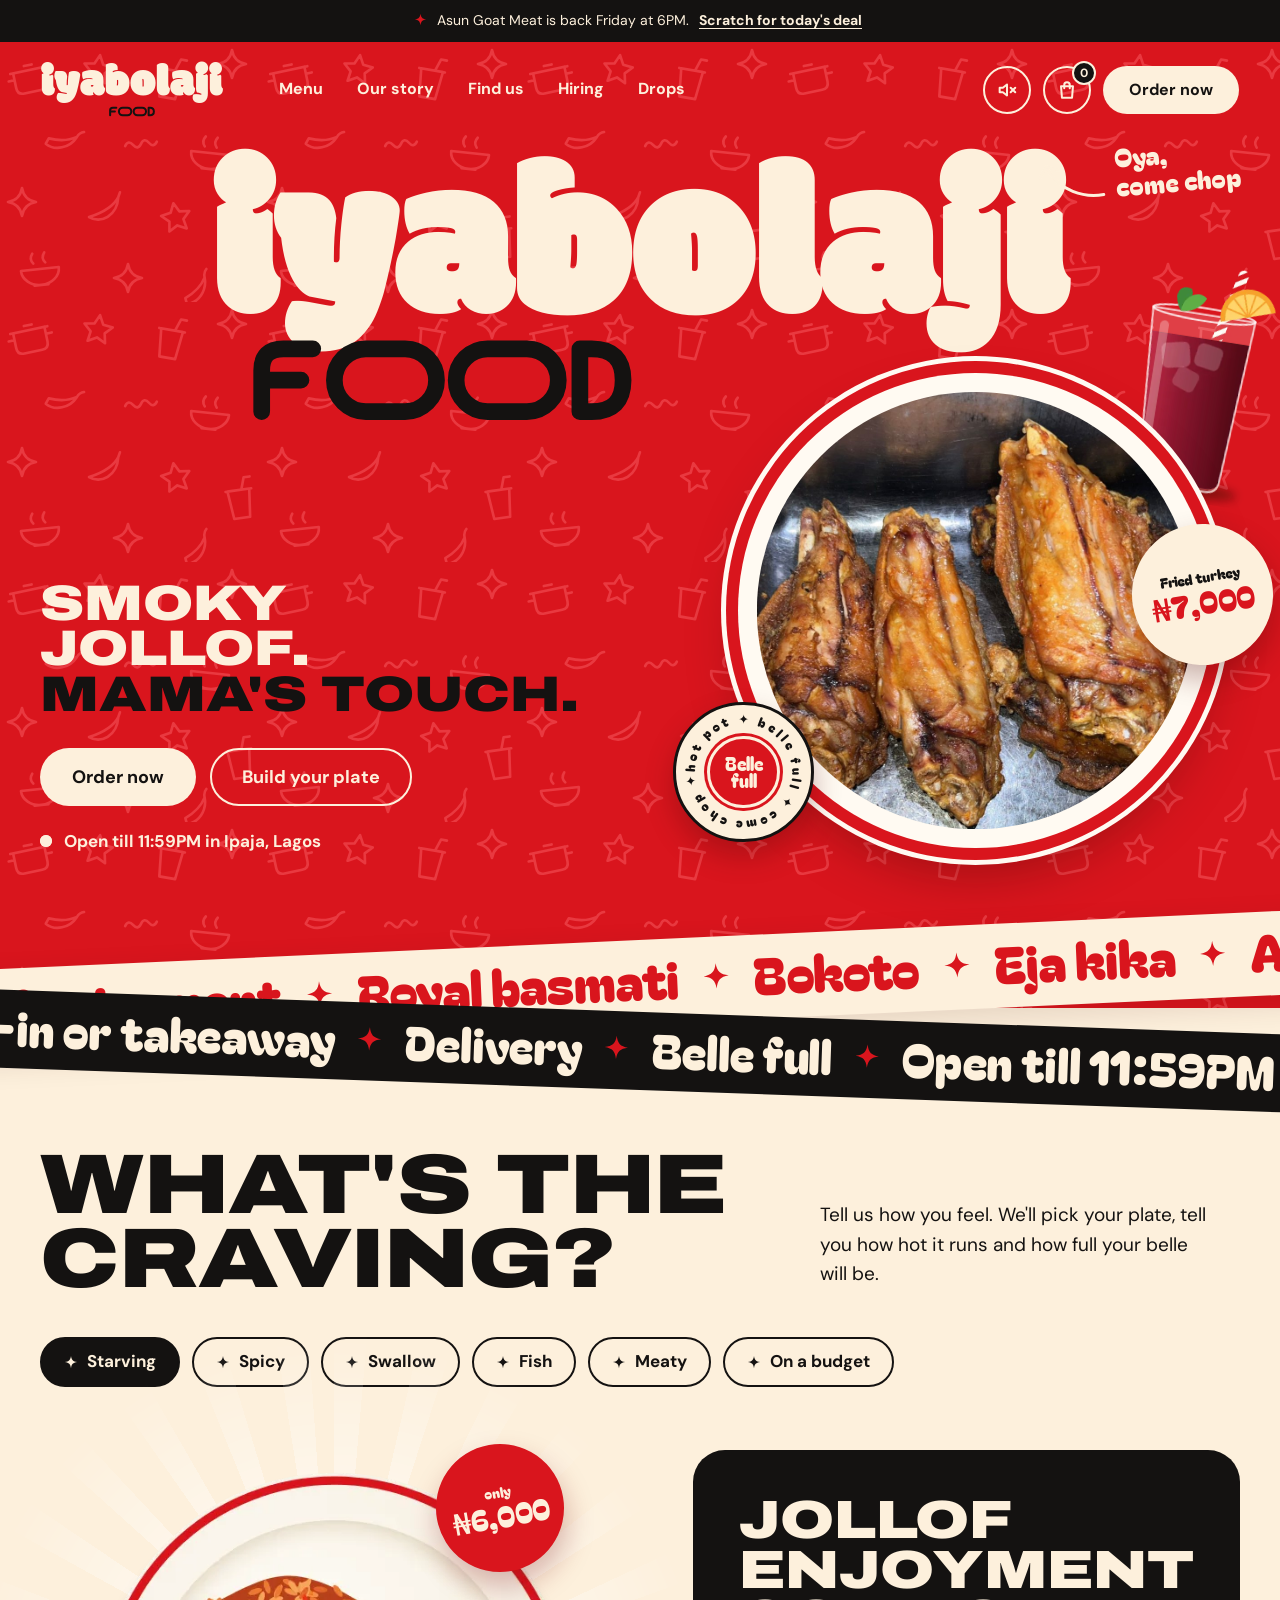
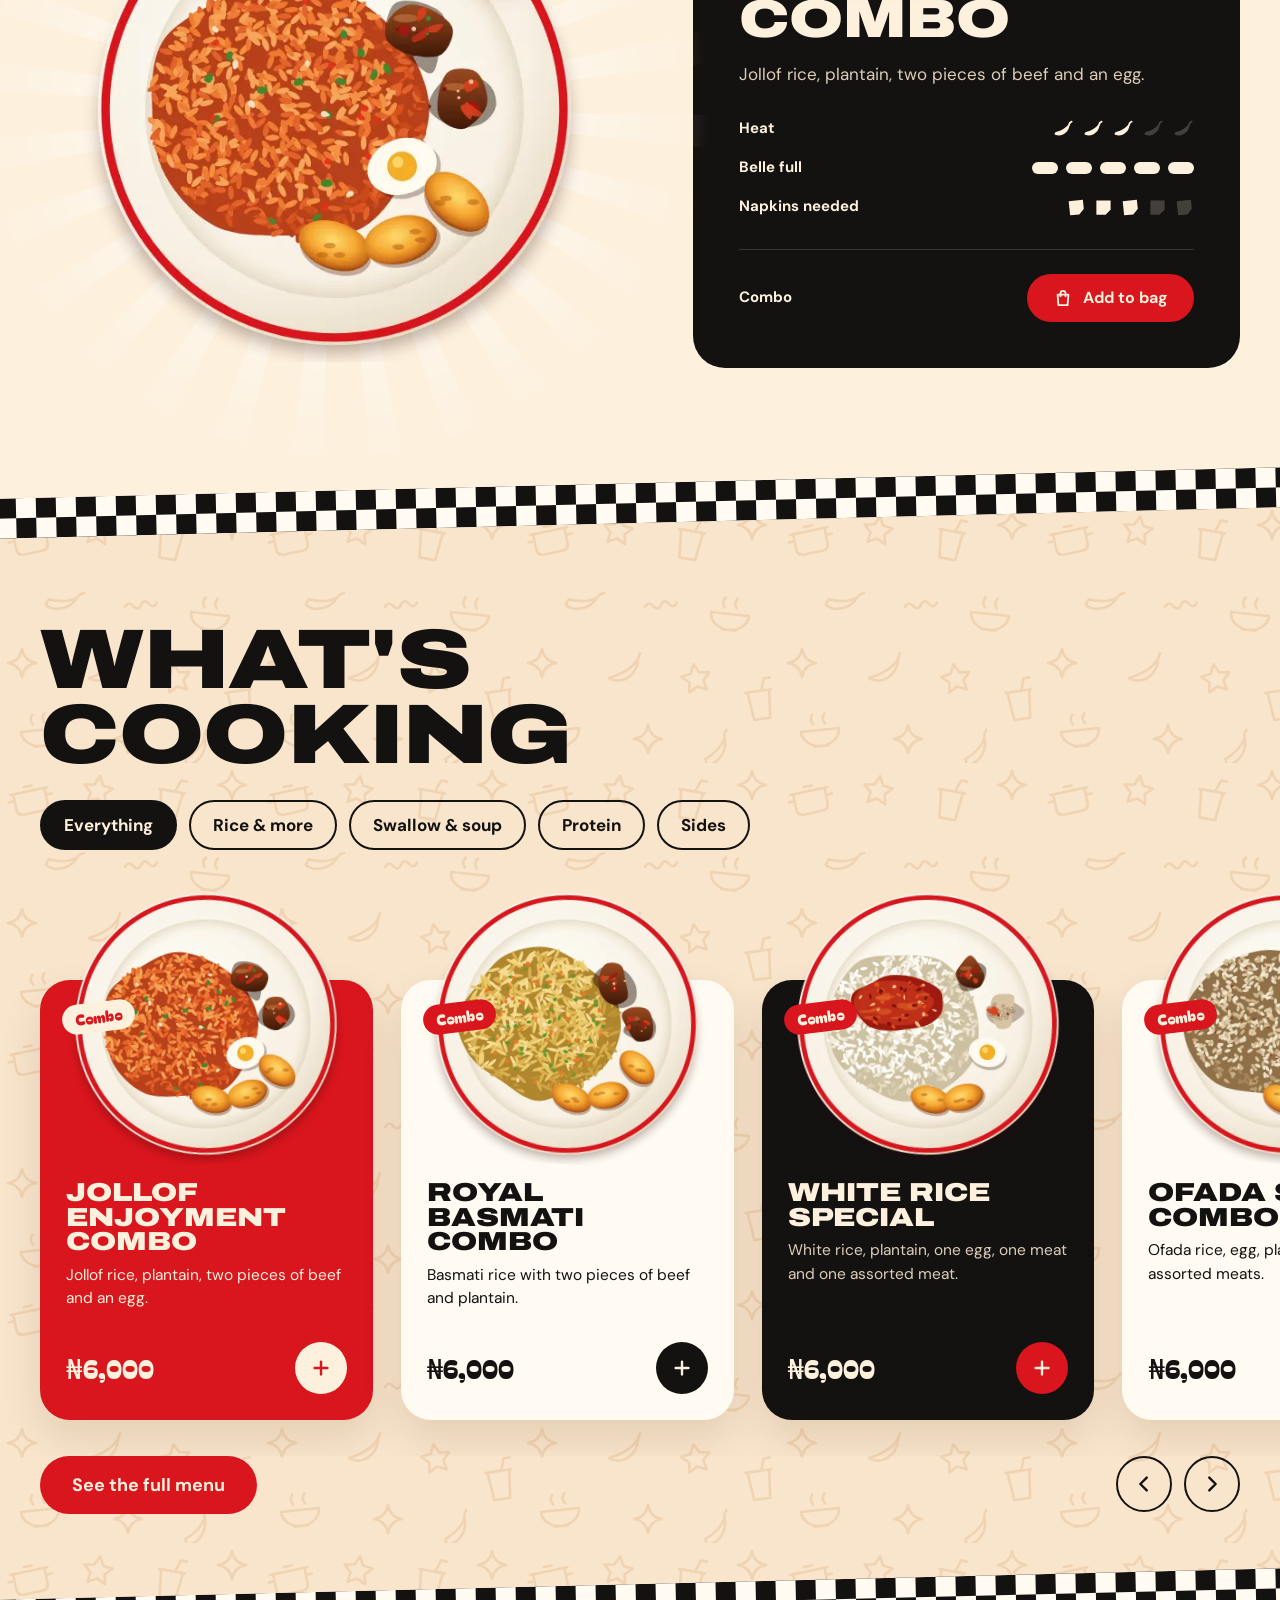
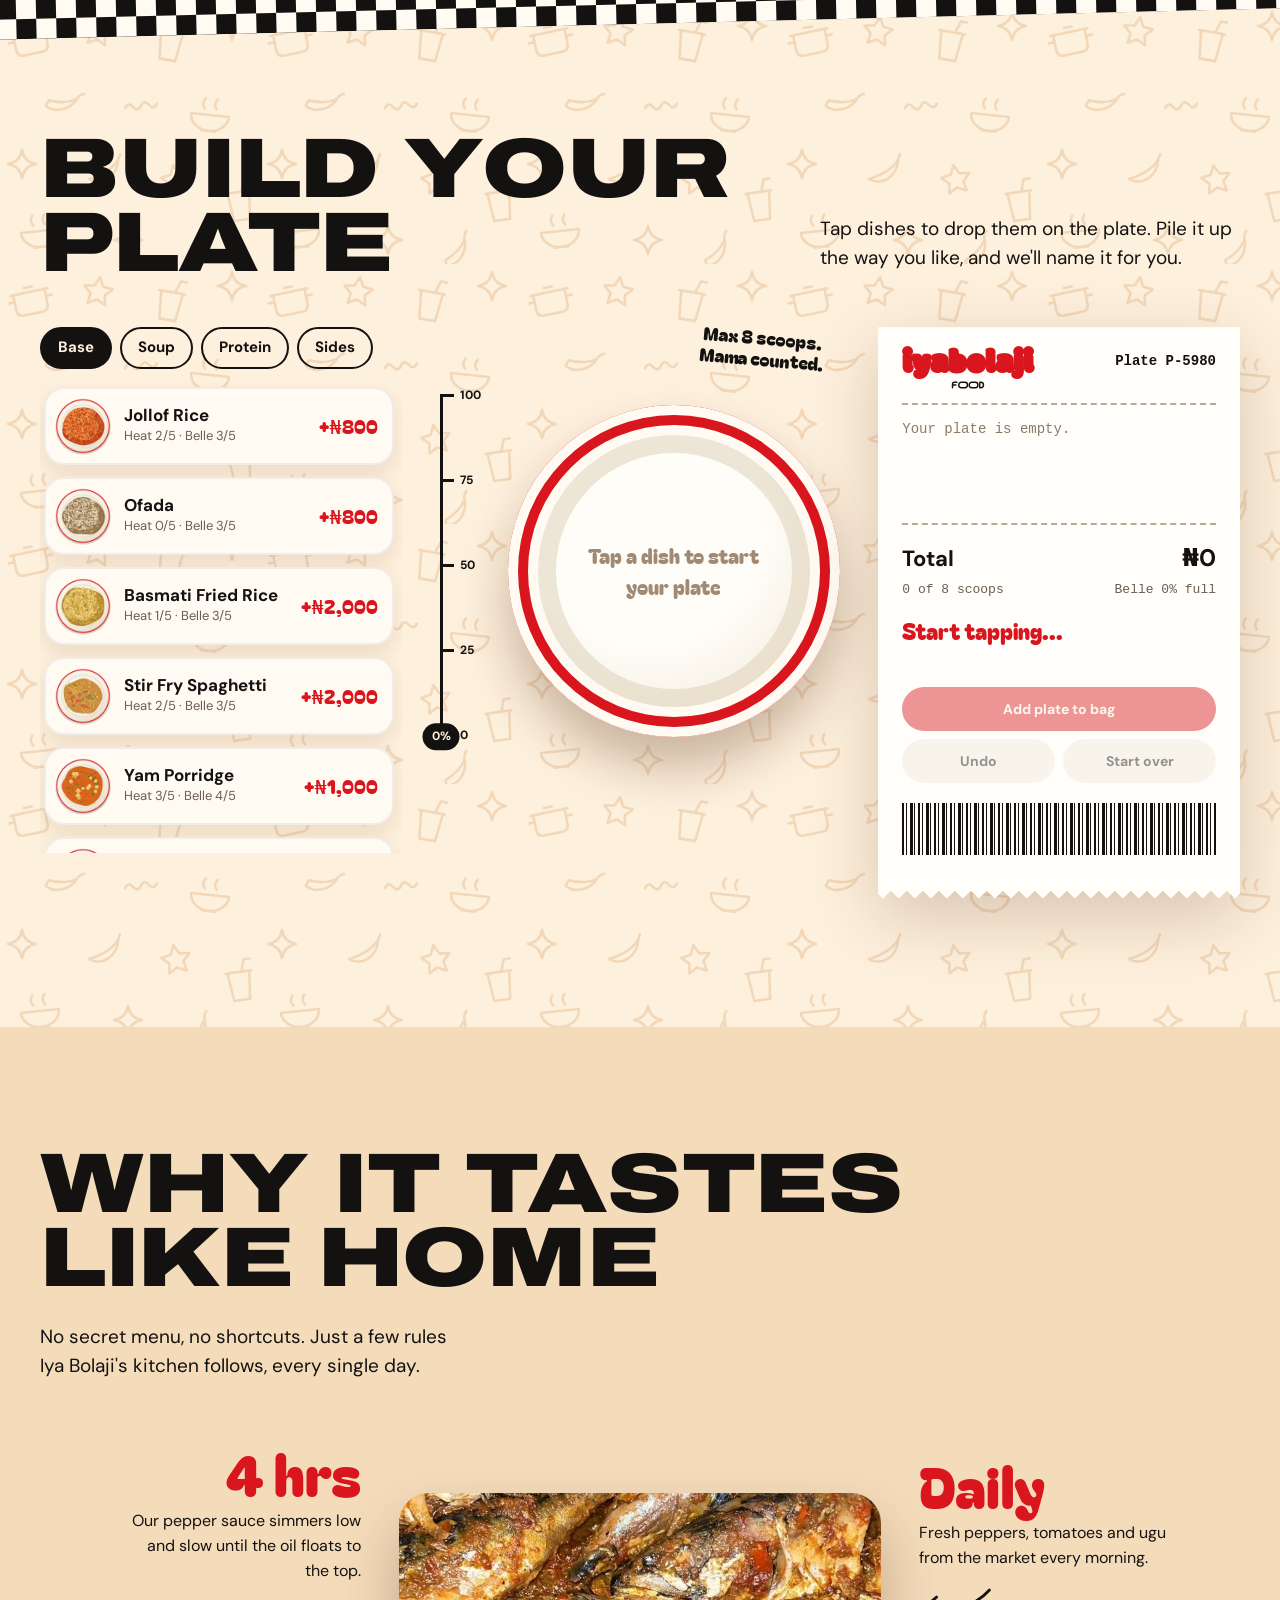
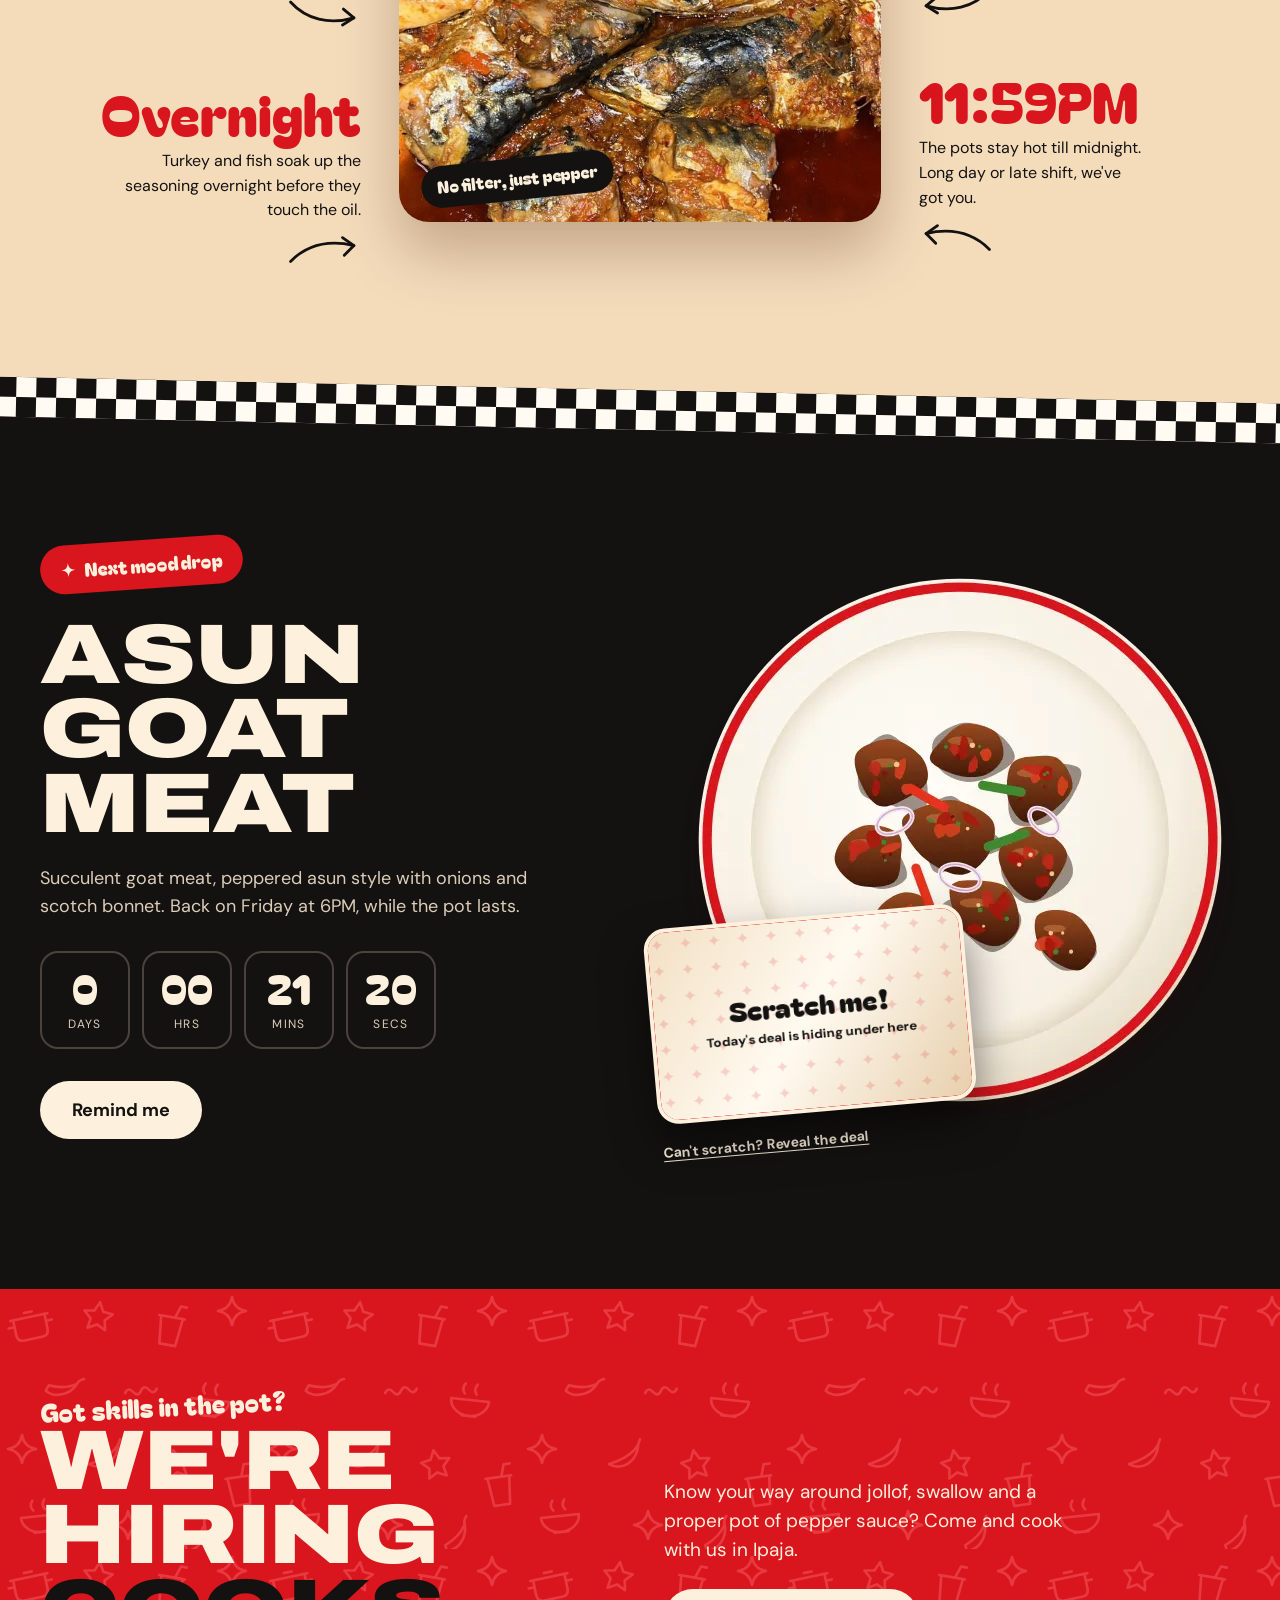
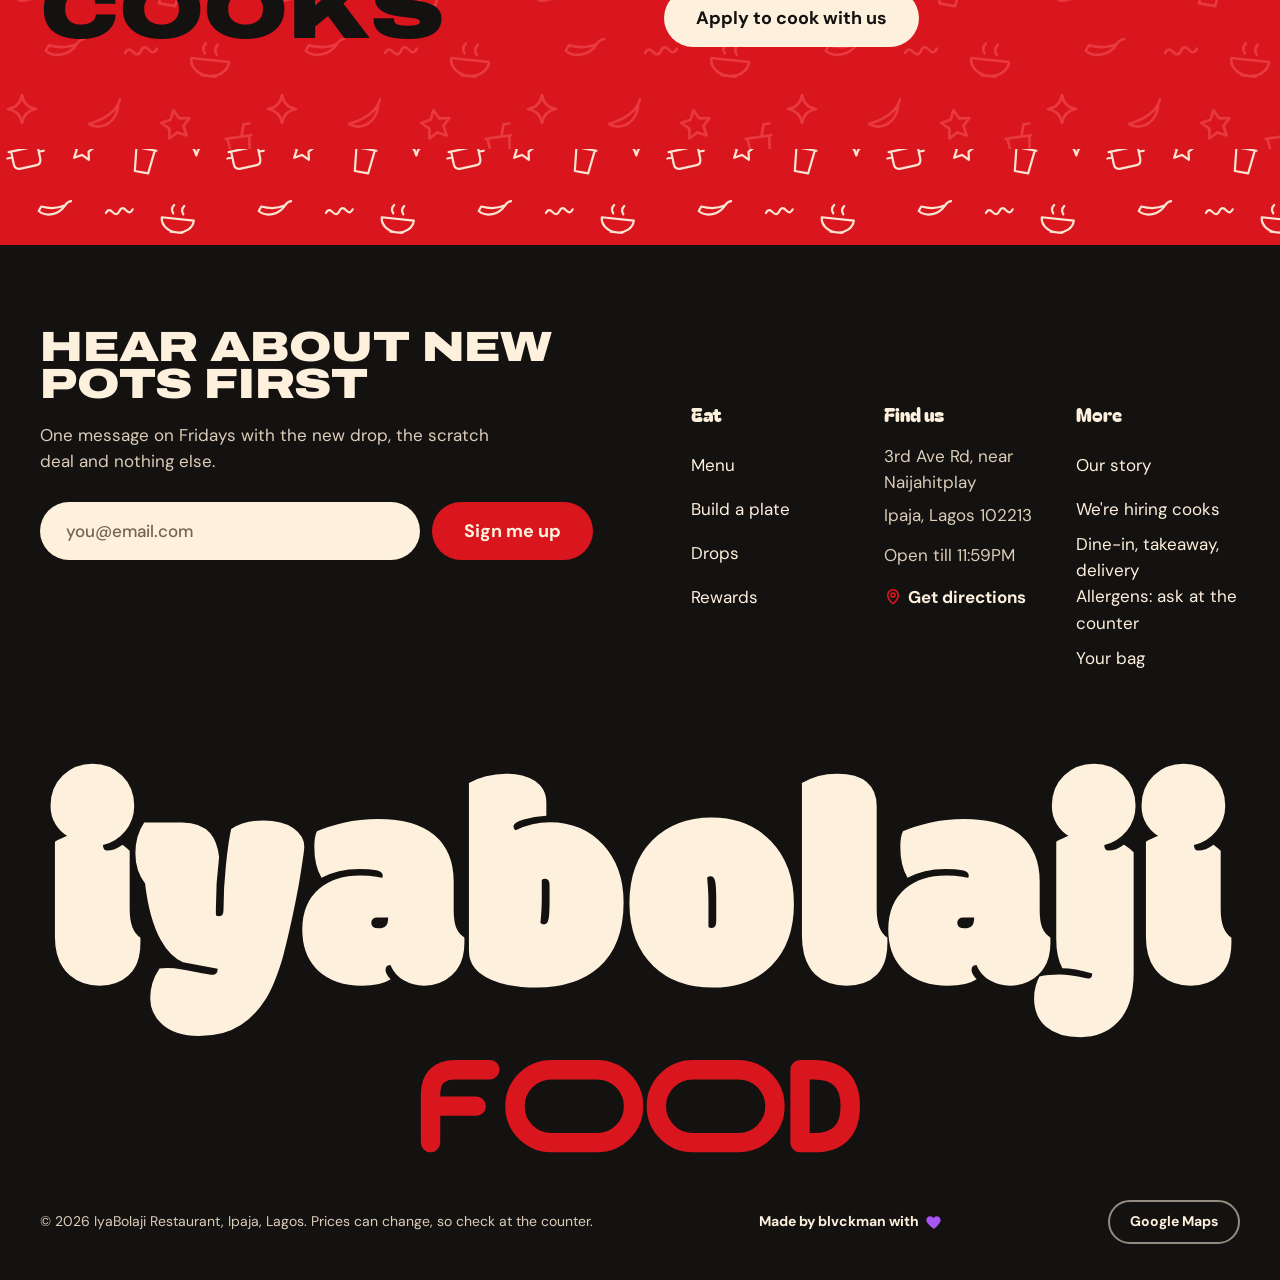
<file: index.html>
<!doctype html>
<html lang="en-NG">
<head>
  <meta charset="utf-8">
  <meta name="viewport" content="width=device-width, initial-scale=1">
  <script>document.documentElement.classList.add("js"); setTimeout(function () { document.documentElement.classList.add("is-loaded"); }, 2000);</script>
  <title>IyaBolaji Restaurant Ipaja | Nigerian Food & Delivery Lagos</title>
  <meta name="description" content="Nigerian restaurant in Ipaja, Lagos: jollof and ofada combos, amala, egusi, peppered turkey and asun. Dine in, take away or order delivery. Open till 11:59PM.">
  <meta name="robots" content="index, follow, max-image-preview:large">
  <meta name="theme-color" content="#d9151d">
  <link rel="canonical" href="https://iyabolaji.vercel.app/">
  <!-- Link previews (WhatsApp, iMessage, Facebook, X). Image URLs must be absolute. -->
  <meta property="og:type" content="website">
  <meta property="og:site_name" content="IyaBolaji Restaurant">
  <meta property="og:locale" content="en_NG">
  <meta property="og:url" content="https://iyabolaji.vercel.app/">
  <meta property="og:title" content="IyaBolaji Restaurant Ipaja | Nigerian Food & Delivery Lagos">
  <meta property="og:description" content="Nigerian restaurant in Ipaja, Lagos: jollof and ofada combos, amala, egusi, peppered turkey and asun. Dine in, take away or order delivery. Open till 11:59PM.">
  <meta property="og:image" content="https://iyabolaji.vercel.app/assets/og/home.jpg">
  <meta property="og:image:type" content="image/jpeg">
  <meta property="og:image:width" content="1200">
  <meta property="og:image:height" content="630">
  <meta property="og:image:alt" content="IyaBolaji Food: smoky jollof, Mama's touch. Fried turkey wings on a plate.">
  <meta name="twitter:card" content="summary_large_image">
  <meta name="twitter:title" content="IyaBolaji Restaurant Ipaja | Nigerian Food & Delivery Lagos">
  <meta name="twitter:description" content="Nigerian restaurant in Ipaja, Lagos: jollof and ofada combos, amala, egusi, peppered turkey and asun. Dine in, take away or order delivery. Open till 11:59PM.">
  <meta name="twitter:image" content="https://iyabolaji.vercel.app/assets/og/home.jpg">
  <link rel="icon" href="assets/favicon.svg" type="image/svg+xml">
  <link rel="apple-touch-icon" href="assets/apple-touch-icon.png">
  <link rel="preconnect" href="https://fonts.googleapis.com">
  <link rel="preconnect" href="https://fonts.gstatic.com" crossorigin>
  <link href="https://fonts.googleapis.com/css2?family=Archivo:wdth,wght@125,800;125,900&family=Bagel+Fat+One&family=DM+Sans:opsz,wght@9..40,400;9..40,500;9..40,700&family=Modak&display=swap" rel="stylesheet">
  <link rel="stylesheet" href="css/styles.css">
  <script src="js/config.js" defer></script>
  <script src="js/data.js" defer></script>
  <script src="js/main.js" defer></script>
  <script type="application/ld+json">
{
  "@context": "https://schema.org",
  "@graph": [
    {
      "@type": "Restaurant",
      "@id": "https://iyabolaji.vercel.app/#restaurant",
      "name": "IyaBolaji Restaurant",
      "alternateName": [
        "Iya Bolaji Restaurant",
        "IyaBolaji Food"
      ],
      "description": "Neighbourhood Nigerian restaurant in Ipaja, Lagos serving jollof, ofada and fried rice combos, amala with ewedu and gbegiri, swallow and soups, peppered turkey, bokoto and asun. Dine-in, takeaway and delivery.",
      "url": "https://iyabolaji.vercel.app/",
      "image": [
        "https://iyabolaji.vercel.app/assets/og/home.jpg",
        "https://iyabolaji.vercel.app/assets/img/turkey.jpg",
        "https://iyabolaji.vercel.app/assets/img/fish-pepper-stew.jpg"
      ],
      "logo": "https://iyabolaji.vercel.app/assets/brand/iyabolaji-logo-on-red.png",
      "servesCuisine": [
        "Nigerian",
        "Yoruba",
        "West African"
      ],
      "priceRange": "₦500 - ₦9,000",
      "currenciesAccepted": "NGN",
      "address": {
        "@type": "PostalAddress",
        "streetAddress": "3rd Ave Rd, near Naijahitplay",
        "addressLocality": "Ipaja",
        "addressRegion": "Lagos",
        "postalCode": "102213",
        "addressCountry": "NG"
      },
      "geo": {
        "@type": "GeoCoordinates",
        "latitude": 6.6101,
        "longitude": 3.2641
      },
      "hasMap": "https://www.google.com/maps/search/?api=1&query=IyaBolaji%20Restaurant%2C%203rd%20Ave%20Rd%2C%20Ipaja%2C%20Lagos",
      "hasMenu": "https://iyabolaji.vercel.app/menu",
      "areaServed": [
        {
          "@type": "Place",
          "name": "Ipaja, Lagos"
        },
        {
          "@type": "Place",
          "name": "Alimosho, Lagos"
        }
      ]
    },
    {
      "@type": "WebSite",
      "@id": "https://iyabolaji.vercel.app/#website",
      "name": "IyaBolaji Restaurant",
      "alternateName": "IyaBolaji Food",
      "url": "https://iyabolaji.vercel.app/",
      "inLanguage": "en-NG",
      "publisher": {
        "@id": "https://iyabolaji.vercel.app/#restaurant"
      }
    },
    {
      "@type": "WebPage",
      "@id": "https://iyabolaji.vercel.app/#webpage",
      "url": "https://iyabolaji.vercel.app/",
      "name": "IyaBolaji Restaurant Ipaja | Nigerian Food & Delivery Lagos",
      "description": "Nigerian restaurant in Ipaja, Lagos: jollof and ofada combos, amala, egusi, peppered turkey and asun. Dine in, take away or order delivery. Open till 11:59PM.",
      "isPartOf": {
        "@id": "https://iyabolaji.vercel.app/#website"
      },
      "about": {
        "@id": "https://iyabolaji.vercel.app/#restaurant"
      },
      "inLanguage": "en-NG"
    }
  ]
}
  </script>
</head>
<body data-page="home">
  <svg width="0" height="0" style="position:absolute" aria-hidden="true">
    <symbol id="food-mark" viewBox="0 0 404 88">
      <g fill="none" stroke="currentColor" stroke-width="17" stroke-linecap="round" stroke-linejoin="round">
        <path d="M18 76V34Q18 12 40 12H70M18 44H58"/>
        <rect x="92" y="12" width="104" height="64" rx="32"/>
        <rect x="216" y="12" width="104" height="64" rx="32"/>
        <path d="M342 12V76H354Q386 76 386 44Q386 12 354 12Z"/>
      </g>
    </symbol>
    <symbol id="i-spark" viewBox="0 0 24 24"><path fill="currentColor" d="M12 1.5C13.1 8.6 15.4 10.9 22.5 12 15.4 13.1 13.1 15.4 12 22.5 10.9 15.4 8.6 13.1 1.5 12 8.6 10.9 10.9 8.6 12 1.5Z"/></symbol>
    <symbol id="i-bag" viewBox="0 0 24 24"><g fill="none" stroke="currentColor" stroke-width="2.2" stroke-linecap="round" stroke-linejoin="round"><path d="M5.5 8h13l-1 12.5h-11L5.5 8Z"/><path d="M9 10V6.5a3 3 0 0 1 6 0V10"/></g></symbol>
    <symbol id="i-sound" viewBox="0 0 24 24"><g fill="none" stroke="currentColor" stroke-width="2.2" stroke-linecap="round" stroke-linejoin="round"><path d="M4 9.5v5h3.5L12 18V6L7.5 9.5H4Z"/><path d="M15.5 9a4.5 4.5 0 0 1 0 6M18.3 6.5a8 8 0 0 1 0 11"/></g></symbol>
    <symbol id="i-mute" viewBox="0 0 24 24"><g fill="none" stroke="currentColor" stroke-width="2.2" stroke-linecap="round" stroke-linejoin="round"><path d="M4 9.5v5h3.5L12 18V6L7.5 9.5H4Z"/><path d="M16 9.5l5 5M21 9.5l-5 5"/></g></symbol>
    <symbol id="i-plus" viewBox="0 0 24 24"><path fill="none" stroke="currentColor" stroke-width="2.6" stroke-linecap="round" d="M12 5v14M5 12h14"/></symbol>
    <symbol id="i-minus" viewBox="0 0 24 24"><path fill="none" stroke="currentColor" stroke-width="2.6" stroke-linecap="round" d="M5 12h14"/></symbol>
    <symbol id="i-left" viewBox="0 0 24 24"><path fill="none" stroke="currentColor" stroke-width="2.6" stroke-linecap="round" stroke-linejoin="round" d="M15 5l-7 7 7 7"/></symbol>
    <symbol id="i-right" viewBox="0 0 24 24"><path fill="none" stroke="currentColor" stroke-width="2.6" stroke-linecap="round" stroke-linejoin="round" d="M9 5l7 7-7 7"/></symbol>
    <symbol id="i-menu" viewBox="0 0 24 24"><path fill="none" stroke="currentColor" stroke-width="2.4" stroke-linecap="round" d="M4 7h16M4 12h16M4 17h16"/></symbol>
    <symbol id="i-close" viewBox="0 0 24 24"><path fill="none" stroke="currentColor" stroke-width="2.4" stroke-linecap="round" d="M6 6l12 12M18 6 6 18"/></symbol>
    <symbol id="i-chili" viewBox="0 0 24 24"><path fill="currentColor" d="M3.6 18.4c7.3 2.4 14.4-2.3 15.6-10.4.1-.9-1-1.3-1.5-.6-2.7 3.7-7.5 6.4-12.6 7.6-1.9.4-3.2 2.8-1.5 3.4Z"/><path fill="none" stroke="currentColor" stroke-width="2" stroke-linecap="round" d="M18.6 7.4c.2-1.7 1.2-2.9 2.8-3.5"/></symbol>
    <symbol id="i-napkin" viewBox="0 0 24 24"><path fill="currentColor" d="M3 3h18v11.5L14.5 21H3V3Z"/><path fill="currentColor" opacity=".45" d="M14.5 21v-6.5H21Z"/></symbol>
    <symbol id="i-clock" viewBox="0 0 24 24"><g fill="none" stroke="currentColor" stroke-width="2.2" stroke-linecap="round" stroke-linejoin="round"><circle cx="12" cy="12" r="9"/><path d="M12 7v5l3.2 2"/></g></symbol>
    <symbol id="i-check" viewBox="0 0 24 24"><path fill="none" stroke="currentColor" stroke-width="3" stroke-linecap="round" stroke-linejoin="round" d="M5 12.5 10 17.5 19 7"/></symbol>
    <symbol id="i-pin" viewBox="0 0 24 24"><g fill="none" stroke="currentColor" stroke-width="2.2" stroke-linecap="round" stroke-linejoin="round"><path d="M12 21s7-6.1 7-11.5a7 7 0 1 0-14 0C5 14.9 12 21 12 21Z"/><circle cx="12" cy="9.5" r="2.6"/></g></symbol>
  </svg>

  <a class="skip" href="#main">Skip to content</a>

  <div class="announce">
    <p>
      <svg class="announce-spark" aria-hidden="true"><use href="#i-spark"/></svg>
      Asun Goat Meat is back Friday at 6PM.
      <a href="/#drop">Scratch for today's deal</a>
    </p>
  </div>

  <div class="site-header" id="site-header">
    <nav class="nav container" aria-label="Main" data-intro style="--intro: fade-down">
      <a class="logo" href="/" aria-label="IyaBolaji Food, home">
        <span class="logo-word" aria-hidden="true">iyabolaji</span>
        <svg class="food-mark" aria-hidden="true"><use href="#food-mark"/></svg>
      </a>
      <ul class="nav-links" id="nav-links">
        <li><a href="/menu">Menu</a></li>
        <li><a href="/about">Our story</a></li>
        <li><a href="/visit">Find us</a></li>
        <li><a href="/careers">Hiring</a></li>
        <li><a href="/#drop">Drops</a></li>
      </ul>
      <div class="nav-actions">
        <button class="icon-btn sound-btn" id="sound" type="button" aria-pressed="false" aria-label="Play kitchen sizzle sound">
          <svg aria-hidden="true"><use href="#i-mute"/></svg>
        </button>
        <button class="icon-btn bag-btn" id="bag-open" type="button" aria-label="Open bag, 0 items">
          <svg aria-hidden="true"><use href="#i-bag"/></svg>
          <span class="bag-count" id="bag-count" aria-hidden="true">0</span>
        </button>
        <a class="btn btn-cream nav-order" href="/menu">Order now</a>
        <button class="icon-btn menu-toggle" id="menu-toggle" type="button" aria-expanded="false" aria-controls="nav-links" aria-label="Open navigation">
          <svg aria-hidden="true"><use href="#i-menu"/></svg>
        </button>
      </div>
    </nav>
  </div>

  <header class="hero" id="top">
    <div class="hero-stage container">
      <div class="lockup">
        <h1 class="wordmark"><span class="sr-only">IyaBolaji Food: Nigerian restaurant in Ipaja, Lagos</span> <span aria-hidden="true"><span class="ch" style="--i: 0">i</span><span class="ch" style="--i: 1">y</span><span class="ch" style="--i: 2">a</span><span class="ch" style="--i: 3">b</span><span class="ch" style="--i: 4">o</span><span class="ch" style="--i: 5">l</span><span class="ch" style="--i: 6">a</span><span class="ch" style="--i: 7">j</span><span class="ch" style="--i: 8">i</span></span></h1>
        <svg class="food-mark hero-food" aria-hidden="true"><use href="#food-mark"/></svg>
        <p class="scribble" data-intro style="--intro: fade-in; --delay: 1.6s">
          <svg class="scribble-arrow" viewBox="0 0 84 54" aria-hidden="true"><g fill="none" stroke="currentColor" stroke-width="3.5" stroke-linecap="round" stroke-linejoin="round"><path d="M80 48C56 50 28 40 14 10"/><path d="M5 22l9-13 14 5"/></g></svg>
          Oya, <br>come chop
        </p>
      </div>

      <div class="hero-copy">
        <p class="hero-title"><span class="ln"><span class="li" style="--i: 0">Smoky</span></span><span class="ln"><span class="li" style="--i: 1">jollof.</span></span><span class="ln ink"><span class="li" style="--i: 2">Mama's touch.</span></span></p>
        <div class="hero-ctas">
          <a class="btn btn-cream btn-lg" href="/menu" data-intro style="--delay: 1.25s">Order now</a>
          <a class="btn btn-ghost btn-lg" href="#build" data-intro style="--delay: 1.35s">Build your plate</a>
        </div>
        <p class="open-now" data-intro style="--delay: 1.5s"><span class="dot" aria-hidden="true"></span>Open till 11:59PM in Ipaja, Lagos</p>
      </div>

      <div class="hero-visual">
        <img class="hero-drink" src="assets/art/zobo.webp" alt="" width="420" height="620" data-intro style="--intro: drop-in; --delay: 1s">
        <img class="hero-dish is-photo" src="assets/img/turkey.jpg" alt="Three golden fried turkey wings from the IyaBolaji kitchen" width="1000" height="1000" fetchpriority="high">
        <p class="price-sticker" data-intro style="--intro: pop; --delay: 1.3s"><span>Fried turkey</span><strong data-price-of="turkey">₦7,000</strong></p>
        <div class="mood-badge" aria-hidden="true" data-intro style="--intro: pop; --delay: 1.45s">
          <svg class="mood-ring" viewBox="0 0 200 200">
            <defs><path id="ring" d="M100 100m-72 0a72 72 0 1 1 144 0a72 72 0 1 1-144 0"/></defs>
            <text><textPath href="#ring" textLength="448">hot pot ✦ belle full ✦ come chop ✦</textPath></text>
          </svg>
          <span class="mood-core">Belle <br>full</span>
        </div>
      </div>
    </div>
  </header>

  <div class="ticker" aria-hidden="true">
    <div class="band band-cream">
      <div class="track">
        <span class="half">Jollof enjoyment <svg><use href="#i-spark"/></svg> Royal basmati <svg><use href="#i-spark"/></svg> Bokoto <svg><use href="#i-spark"/></svg> Eja kika <svg><use href="#i-spark"/></svg> Amala feast <svg><use href="#i-spark"/></svg> Asun goat meat <svg><use href="#i-spark"/></svg></span>
        <span class="half">Jollof enjoyment <svg><use href="#i-spark"/></svg> Royal basmati <svg><use href="#i-spark"/></svg> Bokoto <svg><use href="#i-spark"/></svg> Eja kika <svg><use href="#i-spark"/></svg> Amala feast <svg><use href="#i-spark"/></svg> Asun goat meat <svg><use href="#i-spark"/></svg></span>
      </div>
    </div>
    <div class="band band-ink">
      <div class="track reverse">
        <span class="half">Dine-in or takeaway <svg><use href="#i-spark"/></svg> Delivery <svg><use href="#i-spark"/></svg> Belle full <svg><use href="#i-spark"/></svg> Open till 11:59PM <svg><use href="#i-spark"/></svg> Ipaja, Lagos <svg><use href="#i-spark"/></svg></span>
        <span class="half">Dine-in or takeaway <svg><use href="#i-spark"/></svg> Delivery <svg><use href="#i-spark"/></svg> Belle full <svg><use href="#i-spark"/></svg> Open till 11:59PM <svg><use href="#i-spark"/></svg> Ipaja, Lagos <svg><use href="#i-spark"/></svg></span>
      </div>
    </div>
  </div>

  <main id="main">
    <section class="cravings" id="cravings" aria-labelledby="cravings-title">
      <div class="container">
        <div class="section-head">
          <h2 class="display" id="cravings-title" data-split>What's the <br>craving?</h2>
          <p class="lede" data-reveal style="--d: .2s">Tell us how you feel. We'll pick your plate, tell you how hot it runs and how full your belle will be.</p>
        </div>
        <div class="chips" id="craving-chips" data-reveal role="group" aria-label="Pick a craving"></div>

        <div class="feature">
          <div class="feature-visual" data-reveal="pop">
            <img id="feature-img" src="assets/art/jollof-enjoyment.webp" alt="" width="600" height="600">
            <p class="price-dot"><small>only</small><strong id="feature-price"></strong></p>
          </div>
          <article class="feature-card" aria-live="polite" data-reveal="right" style="--d: .15s">
            <h3 id="feature-name"></h3>
            <p id="feature-desc"></p>
            <dl class="meters">
              <div><dt>Heat</dt><dd id="meter-heat"></dd></div>
              <div><dt>Belle full</dt><dd id="meter-full"></dd></div>
              <div><dt>Napkins needed</dt><dd id="meter-napkins"></dd></div>
            </dl>
            <div class="feature-foot">
              <span id="feature-serves"></span>
              <button class="btn btn-red" id="feature-add" type="button">
                <svg class="btn-icon" aria-hidden="true"><use href="#i-bag"/></svg> Add to bag
              </button>
            </div>
          </article>
        </div>
      </div>
    </section>

    <div class="checker" aria-hidden="true"></div>

    <section class="lineup" id="menu" aria-labelledby="menu-title">
      <div class="container section-head">
        <h2 class="display" id="menu-title" data-split>What's <br>cooking</h2>
        <div class="chips" id="menu-filters" data-reveal role="group" aria-label="Filter the menu"></div>
      </div>
      <ul class="cards" id="cards" aria-live="polite"></ul>
      <div class="container lineup-nav" data-reveal>
        <a class="btn btn-red btn-lg lineup-more" href="/menu">See the full menu</a>
        <button class="round-btn" type="button" data-scroll="-1" aria-label="Scroll menu left"><svg aria-hidden="true"><use href="#i-left"/></svg></button>
        <button class="round-btn" type="button" data-scroll="1" aria-label="Scroll menu right"><svg aria-hidden="true"><use href="#i-right"/></svg></button>
      </div>
    </section>

    <div class="checker" aria-hidden="true"></div>

    <section class="builder" id="build" aria-labelledby="build-title">
      <div class="container">
        <div class="section-head">
          <h2 class="display" id="build-title" data-split>Build your <br>plate</h2>
          <p class="lede" data-reveal style="--d: .2s">Tap dishes to drop them on the plate. Pile it up the way you like, and we'll name it for you.</p>
        </div>

        <div class="builder-grid">
          <div class="builder-pick" data-reveal>
            <div class="chips builder-tabs" id="builder-tabs" role="group" aria-label="Choose part of the plate"></div>
            <ul class="builder-list" id="builder-list" aria-label="Dishes you can add"></ul>
          </div>

          <div class="builder-stage" data-reveal="pop" style="--d: .1s">
            <p class="builder-scribble" aria-hidden="true">Max 8 scoops. <br>Mama counted.</p>
            <div class="belle-meter" aria-hidden="true">
              <i style="bottom: 0" data-l="0"></i><i style="bottom: 25%" data-l="25"></i><i style="bottom: 50%" data-l="50"></i><i style="bottom: 75%" data-l="75"></i><i style="bottom: 100%" data-l="100"></i>
              <span class="belle-fill" id="belle-fill"></span>
              <span class="belle-tag" id="belle-tag">0%</span>
            </div>
            <div class="builder-plate" id="builder-plate" aria-hidden="true"></div>
          </div>

          <div class="receipt-wrap" data-reveal="right" style="--d: .2s">
            <aside class="receipt" aria-labelledby="receipt-title">
              <div class="receipt-head">
                <span class="receipt-logo" aria-hidden="true">iyabolaji<svg class="food-mark"><use href="#food-mark"/></svg></span>
                <span id="receipt-no">Plate P-0000</span>
              </div>
              <h3 class="sr-only" id="receipt-title">Your plate</h3>
              <ul class="receipt-lines" id="receipt-lines" aria-live="polite"><li class="muted">Your plate is empty.</li></ul>
              <div class="receipt-total"><span>Total</span><strong id="receipt-total">₦0</strong></div>
              <div class="receipt-sub"><span id="receipt-count">0 of 8 scoops</span><span id="receipt-belle">Belle 0% full</span></div>
              <p class="receipt-name" id="receipt-name" aria-live="polite">Start tapping...</p>
              <div class="receipt-actions">
                <button class="btn btn-red" type="button" id="plate-add" disabled>Add plate to bag</button>
                <button class="btn btn-soft" type="button" id="plate-undo" disabled>Undo</button>
                <button class="btn btn-soft" type="button" id="plate-reset" disabled>Start over</button>
              </div>
              <div class="barcode" aria-hidden="true"></div>
            </aside>
          </div>
        </div>
      </div>
    </section>

    <section class="why" id="why" aria-labelledby="why-title">
      <div class="container">
        <h2 class="display" id="why-title" data-split>Why it tastes <br>like home</h2>
        <p class="lede" data-reveal style="--d: .2s">No secret menu, no shortcuts. Just a few rules Iya Bolaji's kitchen follows, every single day.</p>

        <div class="why-grid">
          <div class="facts facts-left">
            <div class="fact" data-reveal="left">
              <strong>4 hrs</strong>
              <p>Our pepper sauce simmers low and slow until the oil floats to the top.</p>
              <svg class="fact-arrow" viewBox="0 0 84 40" aria-hidden="true"><g fill="none" stroke="currentColor" stroke-width="3.2" stroke-linecap="round" stroke-linejoin="round"><path d="M4 8C22 28 48 34 76 26"/><path d="M64 16l12 10-13 8"/></g></svg>
            </div>
            <div class="fact" data-reveal="left" style="--d: .15s">
              <strong>Overnight</strong>
              <p>Turkey and fish soak up the seasoning overnight before they touch the oil.</p>
              <svg class="fact-arrow" viewBox="0 0 84 40" aria-hidden="true"><g fill="none" stroke="currentColor" stroke-width="3.2" stroke-linecap="round" stroke-linejoin="round"><path d="M4 30C24 10 50 6 76 12"/><path d="M63 3l13 9-11 11"/></g></svg>
            </div>
          </div>

          <figure class="why-photo" data-reveal="pop">
            <img src="assets/img/fish-pepper-stew.jpg" alt="Mackerel cooked down in red pepper stew, straight from the IyaBolaji kitchen" width="782" height="535" loading="lazy">
            <figcaption>No filter, just pepper</figcaption>
          </figure>

          <div class="facts facts-right">
            <div class="fact" data-reveal="right" style="--d: .1s">
              <strong>Daily</strong>
              <p>Fresh peppers, tomatoes and ugu from the market every morning.</p>
              <svg class="fact-arrow" viewBox="0 0 84 40" aria-hidden="true"><g fill="none" stroke="currentColor" stroke-width="3.2" stroke-linecap="round" stroke-linejoin="round"><path d="M80 8C62 28 36 34 8 26"/><path d="M20 16 8 26l13 8"/></g></svg>
            </div>
            <div class="fact" data-reveal="right" style="--d: .25s">
              <strong>11:59PM</strong>
              <p>The pots stay hot till midnight. Long day or late shift, we've got you.</p>
              <svg class="fact-arrow" viewBox="0 0 84 40" aria-hidden="true"><g fill="none" stroke="currentColor" stroke-width="3.2" stroke-linecap="round" stroke-linejoin="round"><path d="M80 30C60 10 34 6 8 12"/><path d="M21 3 8 12l11 11"/></g></svg>
            </div>
          </div>
        </div>
      </div>
    </section>

    <div class="checker checker-dark" aria-hidden="true"></div>

    <section class="drop" id="drop" aria-labelledby="drop-title">
      <div class="container drop-grid">
        <div class="drop-copy">
          <p class="tag-red" data-reveal="pop"><svg aria-hidden="true"><use href="#i-spark"/></svg> Next mood drop</p>
          <h2 class="display" id="drop-title" data-split>Asun <br>goat meat</h2>
          <p data-reveal style="--d: .2s">Succulent goat meat, peppered asun style with onions and scotch bonnet. Back on Friday at 6PM, while the pot lasts.</p>
          <div class="countdown" id="countdown" data-reveal style="--d: .3s" role="timer" aria-label="Time until the drop">
            <div><b data-unit="d">0</b><span>Days</span></div>
            <div><b data-unit="h">00</b><span>Hrs</span></div>
            <div><b data-unit="m">00</b><span>Mins</span></div>
            <div><b data-unit="s">00</b><span>Secs</span></div>
          </div>
          <a class="btn btn-cream btn-lg" href="#signup" data-reveal style="--d: .4s">Remind me</a>
        </div>

        <div class="drop-visual">
          <img src="assets/art/asun.webp" alt="Peppered asun goat meat with onions and peppers" width="600" height="600" loading="lazy" data-reveal="pop">
          <div class="scratch" id="scratch" data-reveal style="--d: .35s">
            <div class="scratch-card">
              <div class="scratch-prize" id="scratch-prize">
                <small>Today's deal</small>
                <strong>Free dodo</strong>
                <span>with any combo. Show this at the counter.</span>
              </div>
              <canvas aria-hidden="true"></canvas>
            </div>
            <button class="scratch-reveal" type="button">Can't scratch? Reveal the deal</button>
          </div>
        </div>
      </div>
    </section>

    <section class="hire-band bg-red" aria-labelledby="hire-title">
      <div class="container hire-grid">
        <div>
          <p class="kicker" data-reveal>Got skills in the pot?</p>
          <h2 class="display" id="hire-title" data-split>We're hiring <br><span class="ink">cooks</span></h2>
        </div>
        <div class="lottie lottie-card lottie-hire" data-lottie="cooking" data-reveal="pop" style="--d: .1s" aria-hidden="true" hidden></div>
        <div data-reveal style="--d: .2s">
          <p class="lede">Know your way around jollof, swallow and a proper pot of pepper sauce? Come and cook with us in Ipaja.</p>
          <a class="btn btn-cream btn-lg" href="/careers">Apply to cook with us</a>
        </div>
      </div>
    </section>
  </main>

  <footer class="footer" id="find">
    <div class="footer-band" aria-hidden="true"></div>
    <div class="container footer-top">
      <div class="signup" id="signup">
        <h2 class="display" data-split>Hear about new <br>pots first</h2>
        <p data-reveal>One message on Fridays with the new drop, the scratch deal and nothing else.</p>
        <form id="signup-form" novalidate data-reveal style="--d: .15s">
          <label class="sr-only" for="email">Email address</label>
          <div class="signup-row">
            <input id="email" name="email" type="email" placeholder="you@email.com" autocomplete="email" required aria-describedby="form-msg">
            <button class="btn btn-red btn-lg" type="submit">Sign me up</button>
          </div>
          <p class="form-msg" id="form-msg" role="status"></p>
        </form>
      </div>

      <nav class="footer-cols" aria-label="Footer">
        <div data-reveal>
          <h3>Eat</h3>
          <ul>
            <li><a href="/menu">Menu</a></li>
            <li><a href="/#build">Build a plate</a></li>
            <li><a href="/#drop">Drops</a></li>
            <li><a href="#signup">Rewards</a></li>
          </ul>
        </div>
        <div data-reveal style="--d: .15s">
          <h3>Find us</h3>
          <ul>
            <li>3rd Ave Rd, near Naijahitplay</li>
            <li>Ipaja, Lagos 102213</li>
            <li>Open till 11:59PM</li>
            <li><a class="directions" href="https://www.google.com/maps/search/?api=1&amp;query=IyaBolaji%20Restaurant%2C%203rd%20Ave%20Rd%2C%20Ipaja%2C%20Lagos" target="_blank" rel="noopener"><svg aria-hidden="true"><use href="#i-pin"/></svg>Get directions</a></li>
          </ul>
        </div>
        <div data-reveal style="--d: .3s">
          <h3>More</h3>
          <ul>
            <li><a href="/about">Our story</a></li>
            <li><a href="/careers">We're hiring cooks</a></li>
            <li><a href="/visit">Dine-in, takeaway, delivery</a></li>
            <li><a href="/visit#allergens">Allergens: ask at the counter</a></li>
            <li><a href="#bag-open" data-open-bag>Your bag</a></li>
          </ul>
        </div>
      </nav>
    </div>
    <div class="footer-mark" aria-hidden="true">
      <span class="footer-word" data-chars>iyabolaji</span>
      <svg class="food-mark" data-draw><use href="#food-mark"/></svg>
    </div>
    <div class="container footer-base">
      <p>© <span id="year">2026</span> IyaBolaji Restaurant, Ipaja, Lagos. Prices can change, so check at the counter.</p>
      <p class="credit">Made by blvckman with <svg class="heart" viewBox="0 0 24 24" role="img" aria-label="love"><path fill="currentColor" d="M12 21.2s-7.6-4.6-9.7-9.4C.8 8.3 3 4.4 6.7 4.4c2.2 0 3.7 1.2 4.6 2.7.9-1.5 2.4-2.7 4.6-2.7 3.7 0 5.9 3.9 4.4 7.4-2.1 4.8-8.3 9.4-8.3 9.4Z"/></svg></p>
      <ul class="footer-pills" id="footer-pills" aria-label="Find IyaBolaji online">
        <li><a class="pill" href="https://www.google.com/maps/search/?api=1&amp;query=IyaBolaji%20Restaurant%2C%203rd%20Ave%20Rd%2C%20Ipaja%2C%20Lagos" target="_blank" rel="noopener">Google Maps</a></li>
      </ul>
    </div>
  </footer>

  <dialog class="bag-panel" id="bag" aria-labelledby="bag-title">
    <div class="bag-head">
      <h2 id="bag-title">Your bag</h2>
      <button class="icon-btn icon-btn-ink" type="button" id="bag-close" aria-label="Close bag"><svg aria-hidden="true"><use href="#i-close"/></svg></button>
    </div>

    <div class="bag-view" id="bag-view">
      <ul class="bag-list" id="bag-list"></ul>
      <div class="bag-foot">
        <p class="bag-total"><span>Total</span><strong id="bag-total">₦0</strong></p>
        <a class="btn btn-red btn-lg bag-checkout" id="bag-checkout" href="/visit">Visit or call to order</a>
        <p class="bag-note" id="bag-note">Pick up, dine in, or ask about delivery.</p>
      </div>
    </div>

    <form class="bag-view checkout" id="checkout" novalidate hidden>
      <div class="checkout-body">
        <button class="link-btn" type="button" id="checkout-back"><svg aria-hidden="true"><use href="#i-left"/></svg> Back to bag</button>
        <fieldset class="seg">
          <legend>How do you want it?</legend>
          <label><input type="radio" name="type" value="pickup" checked><span>Pickup</span></label>
          <label><input type="radio" name="type" value="delivery"><span>Delivery</span></label>
          <label><input type="radio" name="type" value="dine-in"><span>Dine-in</span></label>
        </fieldset>
        <label class="field">Your name
          <input name="name" autocomplete="name" maxlength="80" required>
        </label>
        <label class="field">Phone number
          <input name="phone" type="tel" inputmode="tel" autocomplete="tel" maxlength="20" placeholder="0801 234 5678" required>
        </label>
        <label class="field" id="address-field" hidden>Delivery address
          <textarea name="address" rows="2" maxlength="300" autocomplete="street-address"></textarea>
        </label>
        <label class="field">Note for the kitchen <span class="hint">Optional</span>
          <textarea name="note" rows="2" maxlength="500" placeholder="Extra pepper, no onions..."></textarea>
        </label>
        <p class="form-error" id="checkout-msg" role="alert"></p>
      </div>
      <div class="bag-foot">
        <p class="bag-total"><span>Total</span><strong id="checkout-total">₦0</strong></p>
        <button class="btn btn-red btn-lg bag-checkout" type="submit" id="place-order">Place order</button>
        <p class="bag-note">We'll call you to confirm your order and payment.</p>
      </div>
    </form>

    <div class="bag-view order-done" id="order-done" hidden>
      <div class="lottie lottie-done" data-lottie="cooking" aria-hidden="true" hidden></div>
      <div class="done-badge" aria-hidden="true"><svg><use href="#i-check"/></svg></div>
      <h3 id="done-title">Order in!</h3>
      <p id="done-text"></p>
      <ul class="done-items" id="done-items"></ul>
      <button class="btn btn-red btn-lg" type="button" id="done-close">Done</button>
    </div>
  </dialog>

  <p class="toast" id="toast" role="status" aria-live="polite"></p>
</body>
</html>
</file>
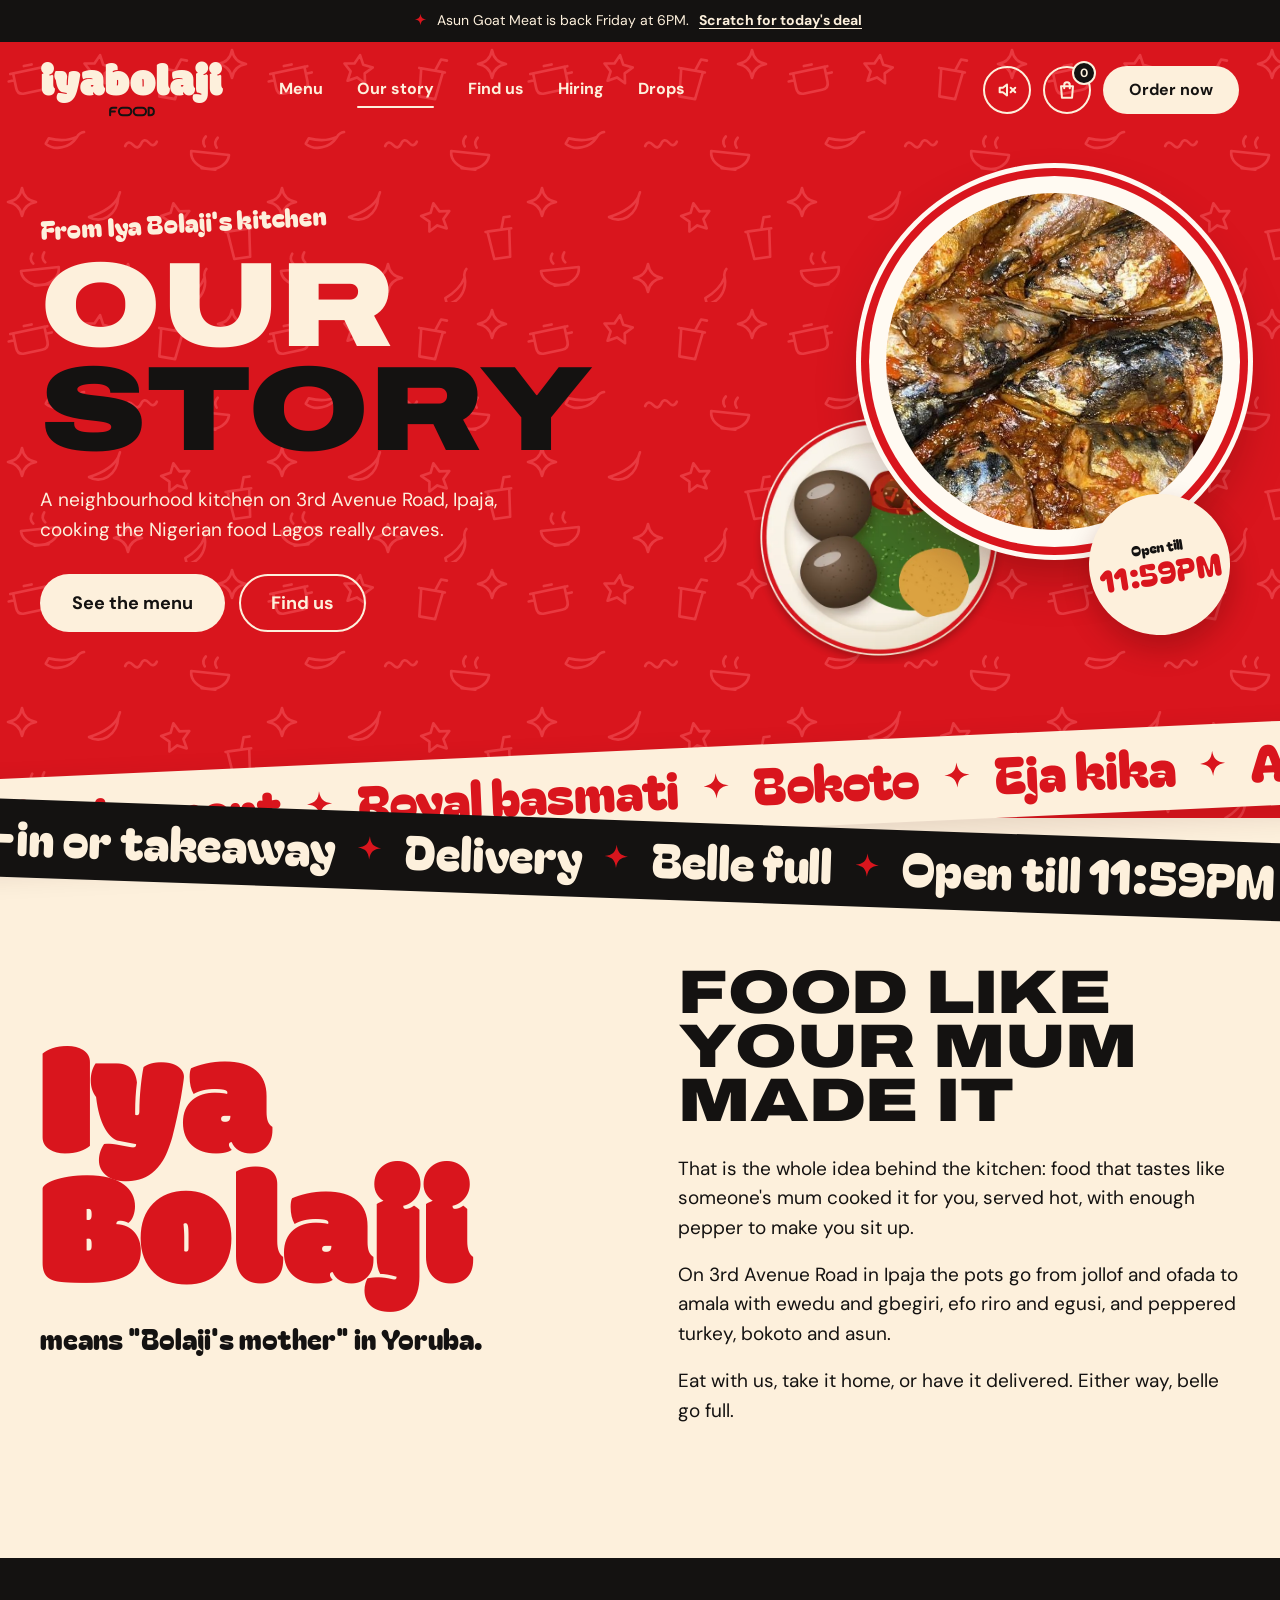
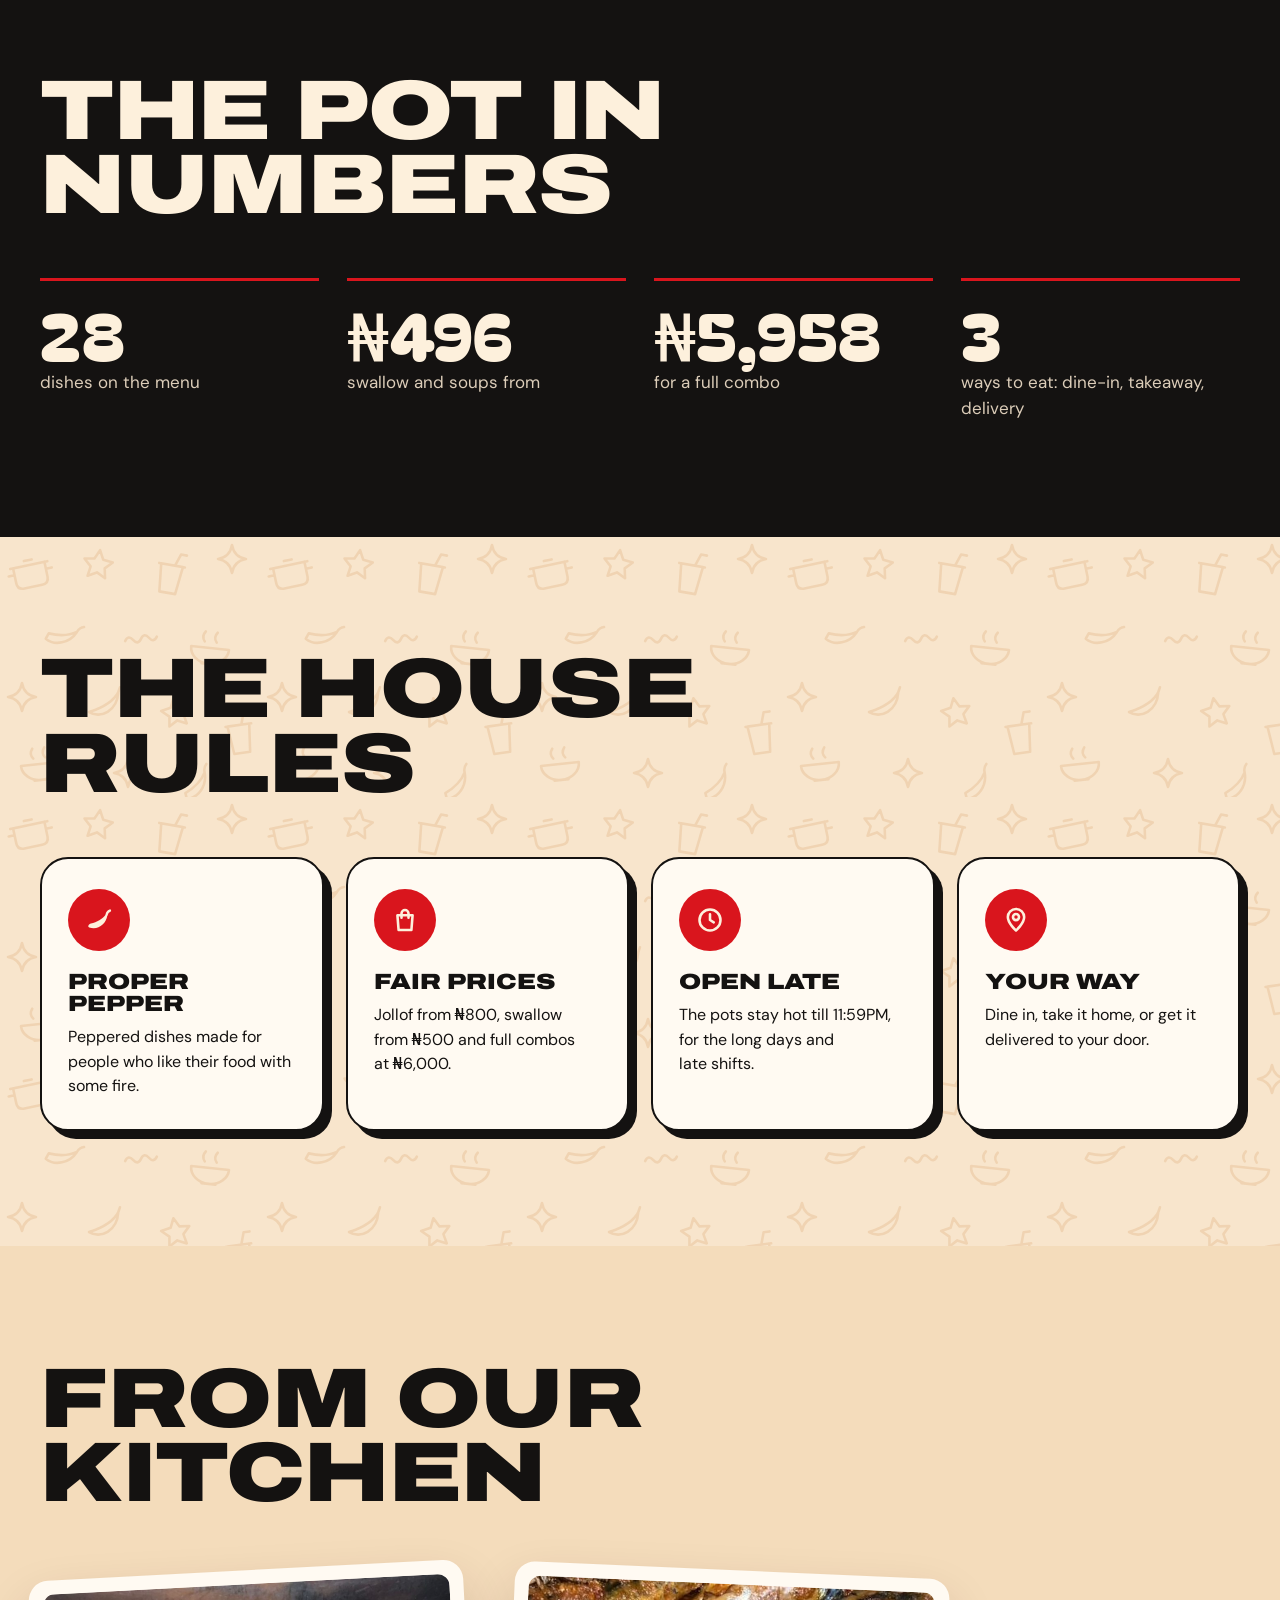
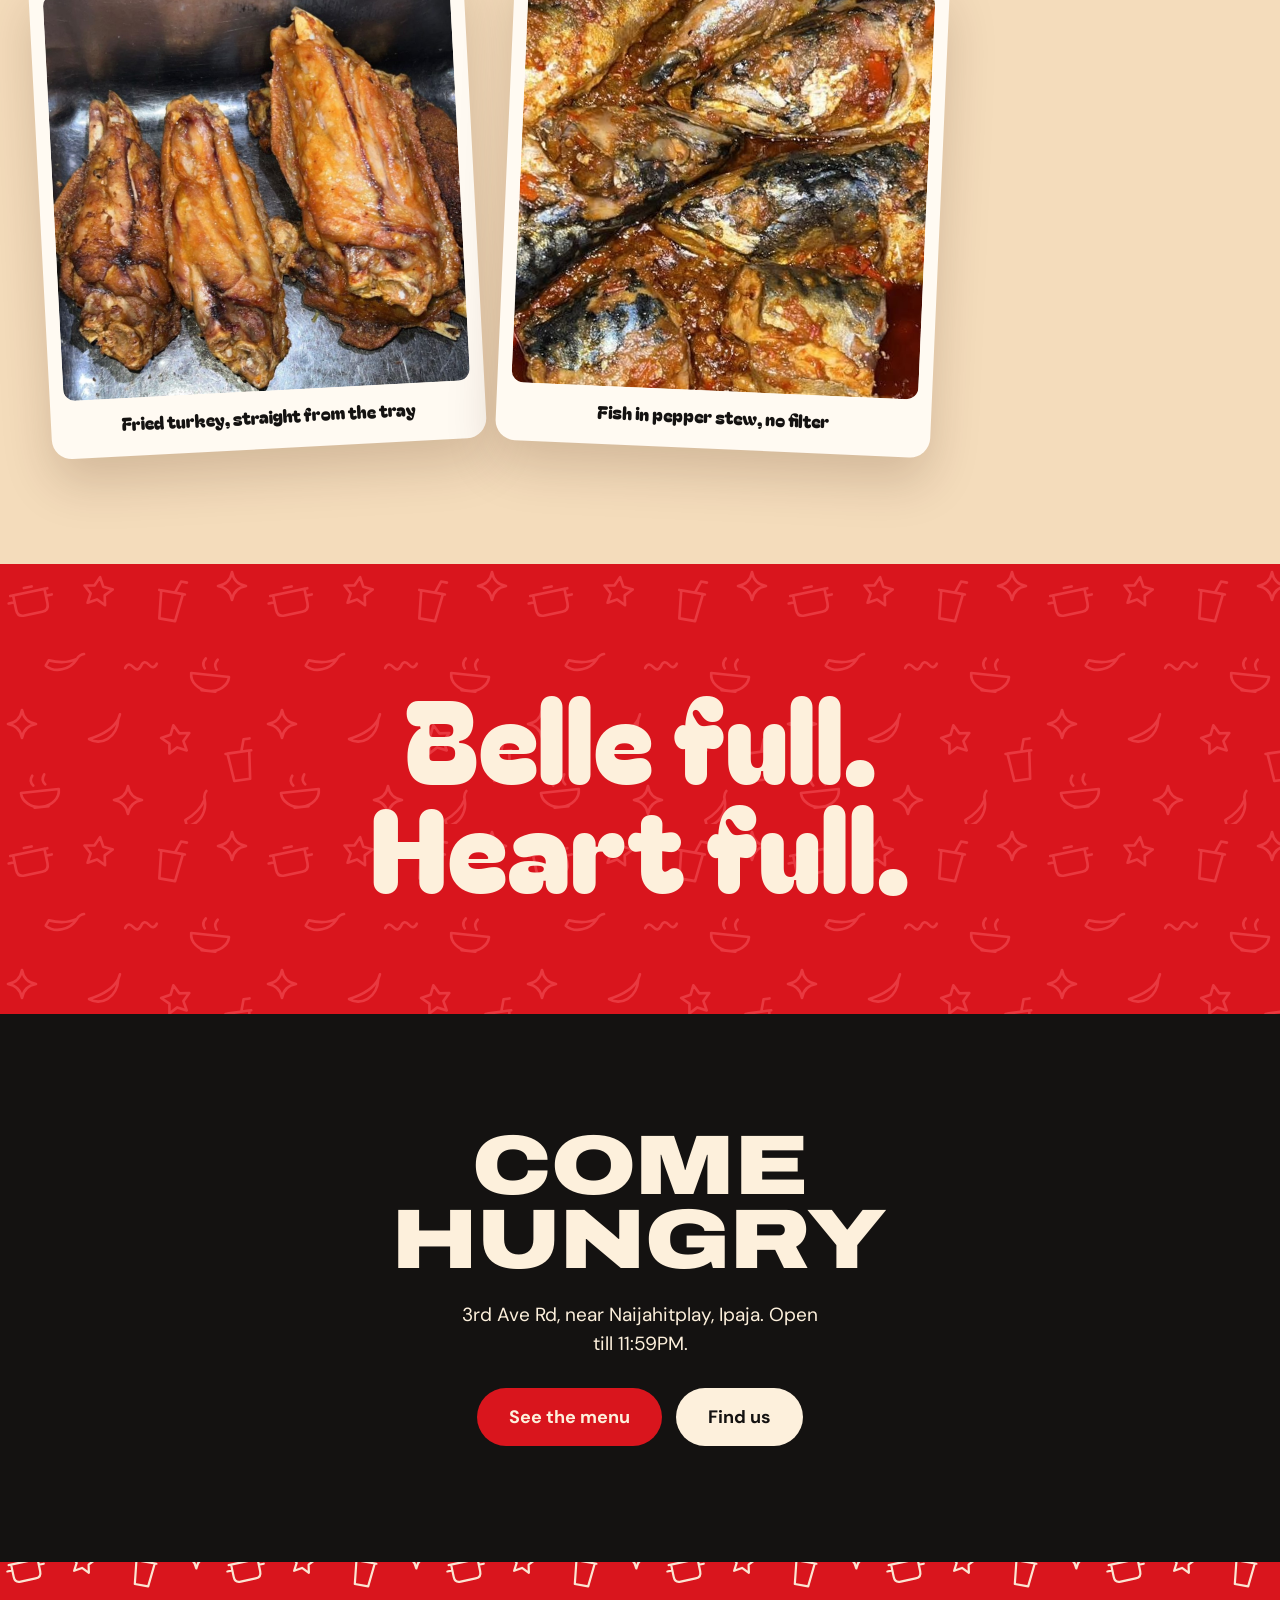
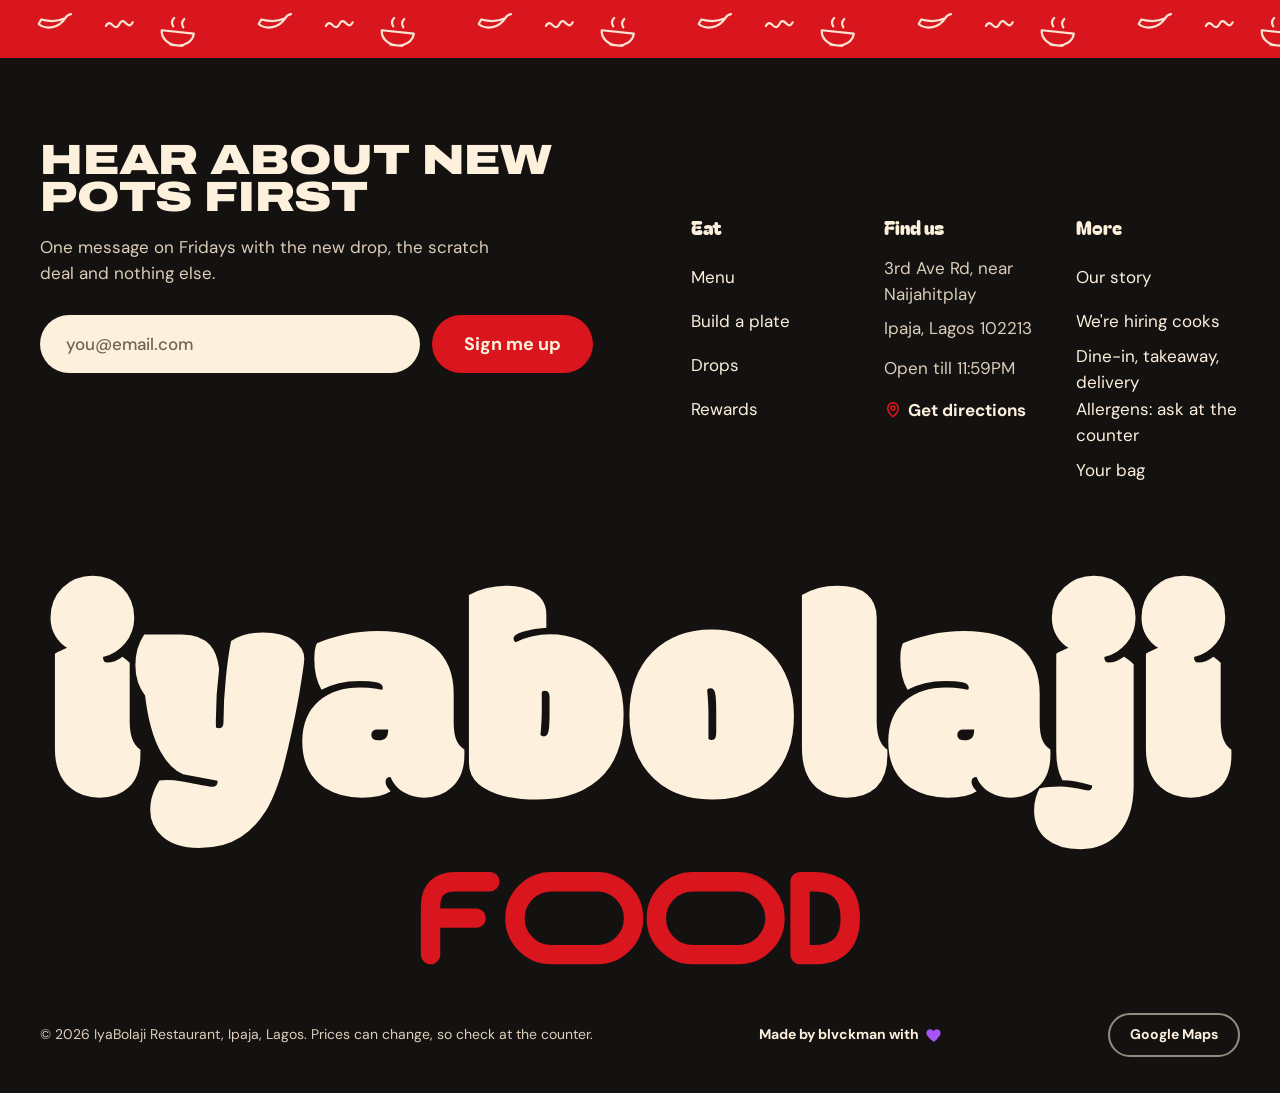
<file: about.html>
<!doctype html>
<html lang="en-NG">
<head>
  <meta charset="utf-8">
  <meta name="viewport" content="width=device-width, initial-scale=1">
  <script>document.documentElement.classList.add("js"); setTimeout(function () { document.documentElement.classList.add("is-loaded"); }, 2000);</script>
  <title>Our Story | IyaBolaji Restaurant, Ipaja Lagos</title>
  <meta name="description" content="Iya Bolaji means 'Bolaji's mother': a neighbourhood kitchen on 3rd Avenue Road, Ipaja, cooking Nigerian food the way your mum made it.">
  <meta name="robots" content="index, follow, max-image-preview:large">
  <meta name="theme-color" content="#d9151d">
  <link rel="canonical" href="https://iyabolaji.vercel.app/about">
  <!-- Link previews (WhatsApp, iMessage, Facebook, X). Image URLs must be absolute. -->
  <meta property="og:type" content="website">
  <meta property="og:site_name" content="IyaBolaji Restaurant">
  <meta property="og:locale" content="en_NG">
  <meta property="og:url" content="https://iyabolaji.vercel.app/about">
  <meta property="og:title" content="Our Story | IyaBolaji Restaurant, Ipaja Lagos">
  <meta property="og:description" content="Iya Bolaji means 'Bolaji's mother': a neighbourhood kitchen on 3rd Avenue Road, Ipaja, cooking Nigerian food the way your mum made it.">
  <meta property="og:image" content="https://iyabolaji.vercel.app/assets/og/about.jpg">
  <meta property="og:image:type" content="image/jpeg">
  <meta property="og:image:width" content="1200">
  <meta property="og:image:height" content="630">
  <meta property="og:image:alt" content="IyaBolaji Food: our story, Mama's pot. Fish in pepper stew.">
  <meta name="twitter:card" content="summary_large_image">
  <meta name="twitter:title" content="Our Story | IyaBolaji Restaurant, Ipaja Lagos">
  <meta name="twitter:description" content="Iya Bolaji means 'Bolaji's mother': a neighbourhood kitchen on 3rd Avenue Road, Ipaja, cooking Nigerian food the way your mum made it.">
  <meta name="twitter:image" content="https://iyabolaji.vercel.app/assets/og/about.jpg">
  <link rel="icon" href="assets/favicon.svg" type="image/svg+xml">
  <link rel="apple-touch-icon" href="assets/apple-touch-icon.png">
  <link rel="preconnect" href="https://fonts.googleapis.com">
  <link rel="preconnect" href="https://fonts.gstatic.com" crossorigin>
  <link href="https://fonts.googleapis.com/css2?family=Archivo:wdth,wght@125,800;125,900&family=Bagel+Fat+One&family=DM+Sans:opsz,wght@9..40,400;9..40,500;9..40,700&family=Modak&display=swap" rel="stylesheet">
  <link rel="stylesheet" href="css/styles.css">
  <script src="js/config.js" defer></script>
  <script src="js/data.js" defer></script>
  <script src="js/main.js" defer></script>
  <script type="application/ld+json">
{
  "@context": "https://schema.org",
  "@graph": [
    {
      "@type": "AboutPage",
      "@id": "https://iyabolaji.vercel.app/about#webpage",
      "url": "https://iyabolaji.vercel.app/about",
      "name": "Our Story | IyaBolaji Restaurant, Ipaja Lagos",
      "description": "Iya Bolaji means 'Bolaji's mother': a neighbourhood kitchen on 3rd Avenue Road, Ipaja, cooking Nigerian food the way your mum made it.",
      "isPartOf": {
        "@id": "https://iyabolaji.vercel.app/#website"
      },
      "about": {
        "@id": "https://iyabolaji.vercel.app/#restaurant"
      },
      "inLanguage": "en-NG"
    },
    {
      "@type": "BreadcrumbList",
      "itemListElement": [
        {
          "@type": "ListItem",
          "position": 1,
          "name": "Home",
          "item": "https://iyabolaji.vercel.app/"
        },
        {
          "@type": "ListItem",
          "position": 2,
          "name": "Our story",
          "item": "https://iyabolaji.vercel.app/about"
        }
      ]
    }
  ]
}
  </script>
</head>
<body data-page="about">
  <svg width="0" height="0" style="position:absolute" aria-hidden="true">
    <symbol id="food-mark" viewBox="0 0 404 88">
      <g fill="none" stroke="currentColor" stroke-width="17" stroke-linecap="round" stroke-linejoin="round">
        <path d="M18 76V34Q18 12 40 12H70M18 44H58"/>
        <rect x="92" y="12" width="104" height="64" rx="32"/>
        <rect x="216" y="12" width="104" height="64" rx="32"/>
        <path d="M342 12V76H354Q386 76 386 44Q386 12 354 12Z"/>
      </g>
    </symbol>
    <symbol id="i-spark" viewBox="0 0 24 24"><path fill="currentColor" d="M12 1.5C13.1 8.6 15.4 10.9 22.5 12 15.4 13.1 13.1 15.4 12 22.5 10.9 15.4 8.6 13.1 1.5 12 8.6 10.9 10.9 8.6 12 1.5Z"/></symbol>
    <symbol id="i-bag" viewBox="0 0 24 24"><g fill="none" stroke="currentColor" stroke-width="2.2" stroke-linecap="round" stroke-linejoin="round"><path d="M5.5 8h13l-1 12.5h-11L5.5 8Z"/><path d="M9 10V6.5a3 3 0 0 1 6 0V10"/></g></symbol>
    <symbol id="i-sound" viewBox="0 0 24 24"><g fill="none" stroke="currentColor" stroke-width="2.2" stroke-linecap="round" stroke-linejoin="round"><path d="M4 9.5v5h3.5L12 18V6L7.5 9.5H4Z"/><path d="M15.5 9a4.5 4.5 0 0 1 0 6M18.3 6.5a8 8 0 0 1 0 11"/></g></symbol>
    <symbol id="i-mute" viewBox="0 0 24 24"><g fill="none" stroke="currentColor" stroke-width="2.2" stroke-linecap="round" stroke-linejoin="round"><path d="M4 9.5v5h3.5L12 18V6L7.5 9.5H4Z"/><path d="M16 9.5l5 5M21 9.5l-5 5"/></g></symbol>
    <symbol id="i-plus" viewBox="0 0 24 24"><path fill="none" stroke="currentColor" stroke-width="2.6" stroke-linecap="round" d="M12 5v14M5 12h14"/></symbol>
    <symbol id="i-minus" viewBox="0 0 24 24"><path fill="none" stroke="currentColor" stroke-width="2.6" stroke-linecap="round" d="M5 12h14"/></symbol>
    <symbol id="i-left" viewBox="0 0 24 24"><path fill="none" stroke="currentColor" stroke-width="2.6" stroke-linecap="round" stroke-linejoin="round" d="M15 5l-7 7 7 7"/></symbol>
    <symbol id="i-right" viewBox="0 0 24 24"><path fill="none" stroke="currentColor" stroke-width="2.6" stroke-linecap="round" stroke-linejoin="round" d="M9 5l7 7-7 7"/></symbol>
    <symbol id="i-menu" viewBox="0 0 24 24"><path fill="none" stroke="currentColor" stroke-width="2.4" stroke-linecap="round" d="M4 7h16M4 12h16M4 17h16"/></symbol>
    <symbol id="i-close" viewBox="0 0 24 24"><path fill="none" stroke="currentColor" stroke-width="2.4" stroke-linecap="round" d="M6 6l12 12M18 6 6 18"/></symbol>
    <symbol id="i-chili" viewBox="0 0 24 24"><path fill="currentColor" d="M3.6 18.4c7.3 2.4 14.4-2.3 15.6-10.4.1-.9-1-1.3-1.5-.6-2.7 3.7-7.5 6.4-12.6 7.6-1.9.4-3.2 2.8-1.5 3.4Z"/><path fill="none" stroke="currentColor" stroke-width="2" stroke-linecap="round" d="M18.6 7.4c.2-1.7 1.2-2.9 2.8-3.5"/></symbol>
    <symbol id="i-napkin" viewBox="0 0 24 24"><path fill="currentColor" d="M3 3h18v11.5L14.5 21H3V3Z"/><path fill="currentColor" opacity=".45" d="M14.5 21v-6.5H21Z"/></symbol>
    <symbol id="i-clock" viewBox="0 0 24 24"><g fill="none" stroke="currentColor" stroke-width="2.2" stroke-linecap="round" stroke-linejoin="round"><circle cx="12" cy="12" r="9"/><path d="M12 7v5l3.2 2"/></g></symbol>
    <symbol id="i-check" viewBox="0 0 24 24"><path fill="none" stroke="currentColor" stroke-width="3" stroke-linecap="round" stroke-linejoin="round" d="M5 12.5 10 17.5 19 7"/></symbol>
    <symbol id="i-pin" viewBox="0 0 24 24"><g fill="none" stroke="currentColor" stroke-width="2.2" stroke-linecap="round" stroke-linejoin="round"><path d="M12 21s7-6.1 7-11.5a7 7 0 1 0-14 0C5 14.9 12 21 12 21Z"/><circle cx="12" cy="9.5" r="2.6"/></g></symbol>
  </svg>

  <a class="skip" href="#main">Skip to content</a>

  <div class="announce">
    <p>
      <svg class="announce-spark" aria-hidden="true"><use href="#i-spark"/></svg>
      Asun Goat Meat is back Friday at 6PM.
      <a href="/#drop">Scratch for today's deal</a>
    </p>
  </div>

  <div class="site-header" id="site-header">
    <nav class="nav container" aria-label="Main" data-intro style="--intro: fade-down">
      <a class="logo" href="/" aria-label="IyaBolaji Food, home">
        <span class="logo-word" aria-hidden="true">iyabolaji</span>
        <svg class="food-mark" aria-hidden="true"><use href="#food-mark"/></svg>
      </a>
      <ul class="nav-links" id="nav-links">
        <li><a href="/menu">Menu</a></li>
        <li><a href="/about" aria-current="page">Our story</a></li>
        <li><a href="/visit">Find us</a></li>
        <li><a href="/careers">Hiring</a></li>
        <li><a href="/#drop">Drops</a></li>
      </ul>
      <div class="nav-actions">
        <button class="icon-btn sound-btn" id="sound" type="button" aria-pressed="false" aria-label="Play kitchen sizzle sound">
          <svg aria-hidden="true"><use href="#i-mute"/></svg>
        </button>
        <button class="icon-btn bag-btn" id="bag-open" type="button" aria-label="Open bag, 0 items">
          <svg aria-hidden="true"><use href="#i-bag"/></svg>
          <span class="bag-count" id="bag-count" aria-hidden="true">0</span>
        </button>
        <a class="btn btn-cream nav-order" href="/menu">Order now</a>
        <button class="icon-btn menu-toggle" id="menu-toggle" type="button" aria-expanded="false" aria-controls="nav-links" aria-label="Open navigation">
          <svg aria-hidden="true"><use href="#i-menu"/></svg>
        </button>
      </div>
    </nav>
  </div>

  <header class="page-hero">
    <div class="container page-hero-grid">
      <div class="page-hero-copy">
        <span class="kicker" data-intro style="--intro: fade-in; --delay: .2s">From Iya Bolaji's kitchen</span>
        <h1 class="page-title" data-split>Our <br><span class="ink">story</span></h1>
        <p class="lede" data-intro style="--delay: .8s">A neighbourhood kitchen on 3rd Avenue Road, Ipaja, cooking the Nigerian food Lagos really craves.</p>
        <div class="btn-row" data-intro style="--delay: 1s">
          <a class="btn btn-cream btn-lg" href="/menu">See the menu</a>
          <a class="btn btn-ghost btn-lg" href="/visit">Find us</a>
        </div>
      </div>
      <div class="page-hero-visual">
        <img class="plate-main is-photo" src="assets/img/fish-pepper-stew.jpg" alt="Fish cooked down in red pepper stew" width="782" height="535" fetchpriority="high" data-intro style="--intro: spin-in; --delay: .35s">
        <img class="plate-side" src="assets/art/amala-feast.webp" alt="" width="560" height="560" data-intro style="--intro: pop; --delay: .6s">
        <p class="price-sticker" data-intro style="--intro: pop; --delay: 1.1s"><span>Open till</span><strong>11:59PM</strong></p>
      </div>
    </div>
  </header>

  <div class="ticker" aria-hidden="true">
    <div class="band band-cream">
      <div class="track">
        <span class="half">Jollof enjoyment <svg><use href="#i-spark"/></svg> Royal basmati <svg><use href="#i-spark"/></svg> Bokoto <svg><use href="#i-spark"/></svg> Eja kika <svg><use href="#i-spark"/></svg> Amala feast <svg><use href="#i-spark"/></svg> Asun goat meat <svg><use href="#i-spark"/></svg></span>
        <span class="half">Jollof enjoyment <svg><use href="#i-spark"/></svg> Royal basmati <svg><use href="#i-spark"/></svg> Bokoto <svg><use href="#i-spark"/></svg> Eja kika <svg><use href="#i-spark"/></svg> Amala feast <svg><use href="#i-spark"/></svg> Asun goat meat <svg><use href="#i-spark"/></svg></span>
      </div>
    </div>
    <div class="band band-ink">
      <div class="track reverse">
        <span class="half">Dine-in or takeaway <svg><use href="#i-spark"/></svg> Delivery <svg><use href="#i-spark"/></svg> Belle full <svg><use href="#i-spark"/></svg> Open till 11:59PM <svg><use href="#i-spark"/></svg> Ipaja, Lagos <svg><use href="#i-spark"/></svg></span>
        <span class="half">Dine-in or takeaway <svg><use href="#i-spark"/></svg> Delivery <svg><use href="#i-spark"/></svg> Belle full <svg><use href="#i-spark"/></svg> Open till 11:59PM <svg><use href="#i-spark"/></svg> Ipaja, Lagos <svg><use href="#i-spark"/></svg></span>
      </div>
    </div>
  </div>

  <main id="main">
    <section class="section bg-cream after-ticker" aria-labelledby="name-title">
      <div class="container story-grid">
        <div>
          <p class="story-name" data-chars>Iya Bolaji</p>
          <p class="story-means" data-reveal style="--d: .4s">means "Bolaji's mother" in Yoruba.</p>
        </div>
        <div class="story-copy">
          <h2 class="display" id="name-title" data-split style="font-size: clamp(36px, 4.8vw, 72px); margin-bottom: 26px">Food like your mum made it</h2>
          <p data-reveal style="--d: .1s">That is the whole idea behind the kitchen: food that tastes like someone's mum cooked it for you, served hot, with enough pepper to make you sit up.</p>
          <p data-reveal style="--d: .2s">On 3rd Avenue Road in Ipaja the pots go from jollof and ofada to amala with ewedu and gbegiri, efo riro and egusi, and peppered turkey, bokoto and asun.</p>
          <p data-reveal style="--d: .3s">Eat with us, take it home, or have it delivered. Either way, belle go full.</p>
        </div>
      </div>
    </section>

    <section class="section bg-ink" aria-labelledby="numbers-title">
      <div class="container">
        <h2 class="display" id="numbers-title" data-split>The pot in <br>numbers</h2>
        <div class="stats">
          <div class="stat" data-reveal><b data-dish-count></b><span>dishes on the menu</span></div>
          <div class="stat" data-reveal style="--d: .1s"><b data-count="500" data-prefix="₦">₦500</b><span>swallow and soups from</span></div>
          <div class="stat" data-reveal style="--d: .2s"><b data-count="6000" data-prefix="₦">₦6,000</b><span>for a full combo</span></div>
          <div class="stat" data-reveal style="--d: .3s"><b data-count="3">3</b><span>ways to eat: dine-in, takeaway, delivery</span></div>
        </div>
      </div>
    </section>

    <section class="section bg-peach" aria-labelledby="rules-title">
      <div class="container">
        <h2 class="display" id="rules-title" data-split>The house <br>rules</h2>
        <div class="values">
          <article class="value" data-reveal style="--d: 0.0s">
            <span class="value-icon"><svg aria-hidden="true"><use href="#i-chili"/></svg></span>
            <h3>Proper pepper</h3>
            <p>Peppered dishes made for people who like their food with some fire.</p>
          </article>
          <article class="value" data-reveal style="--d: 0.1s">
            <span class="value-icon"><svg aria-hidden="true"><use href="#i-bag"/></svg></span>
            <h3>Fair prices</h3>
            <p>Jollof from ₦800, swallow from ₦500 and full combos at ₦6,000.</p>
          </article>
          <article class="value" data-reveal style="--d: 0.2s">
            <span class="value-icon"><svg aria-hidden="true"><use href="#i-clock"/></svg></span>
            <h3>Open late</h3>
            <p>The pots stay hot till 11:59PM, for the long days and late shifts.</p>
          </article>
          <article class="value" data-reveal style="--d: 0.3s">
            <span class="value-icon"><svg aria-hidden="true"><use href="#i-pin"/></svg></span>
            <h3>Your way</h3>
            <p>Dine in, take it home, or get it delivered to your door.</p>
          </article>
        </div>
      </div>
    </section>

    <section class="section bg-sand" aria-labelledby="kitchen-title">
      <div class="container">
        <h2 class="display" id="kitchen-title" data-split>From our <br>kitchen</h2>
        <div class="gallery" style="grid-template-columns: repeat(auto-fit, minmax(min(100%, 300px), 1fr)); max-width: 900px">
          <figure class="polaroid" data-reveal="left" style="--tilt: -3deg">
            <img src="assets/img/turkey.jpg" alt="Three fried turkey wings in a steel tray" width="1000" height="1000" loading="lazy">
            <figcaption>Fried turkey, straight from the tray</figcaption>
          </figure>
          <figure class="polaroid" data-reveal="right" style="--tilt: 2.5deg; --d: .15s">
            <img src="assets/img/fish-pepper-stew.jpg" alt="Fish in red pepper stew" width="782" height="535" loading="lazy">
            <figcaption>Fish in pepper stew, no filter</figcaption>
          </figure>
        </div>
      </div>
    </section>

    <section class="section bg-red" aria-label="Belle full, heart full">
      <div class="container">
        <p class="big-quote" data-split>Belle full. <br>Heart full.</p>
      </div>
    </section>

    <section class="section bg-ink center" aria-labelledby="cta-title">
      <div class="container">
        <h2 class="display" id="cta-title" data-split>Come <br>hungry</h2>
        <p class="lede" data-reveal style="--d: .2s; margin-block: 22px 30px">3rd Ave Rd, near Naijahitplay, Ipaja. Open till 11:59PM.</p>
        <div class="btn-row" data-reveal style="--d: .3s">
          <a class="btn btn-red btn-lg" href="/menu">See the menu</a>
          <a class="btn btn-cream btn-lg" href="/visit">Find us</a>
        </div>
      </div>
    </section>
  </main>

  <footer class="footer" id="find">
    <div class="footer-band" aria-hidden="true"></div>
    <div class="container footer-top">
      <div class="signup" id="signup">
        <h2 class="display" data-split>Hear about new <br>pots first</h2>
        <p data-reveal>One message on Fridays with the new drop, the scratch deal and nothing else.</p>
        <form id="signup-form" novalidate data-reveal style="--d: .15s">
          <label class="sr-only" for="email">Email address</label>
          <div class="signup-row">
            <input id="email" name="email" type="email" placeholder="you@email.com" autocomplete="email" required aria-describedby="form-msg">
            <button class="btn btn-red btn-lg" type="submit">Sign me up</button>
          </div>
          <p class="form-msg" id="form-msg" role="status"></p>
        </form>
      </div>

      <nav class="footer-cols" aria-label="Footer">
        <div data-reveal>
          <h3>Eat</h3>
          <ul>
            <li><a href="/menu">Menu</a></li>
            <li><a href="/#build">Build a plate</a></li>
            <li><a href="/#drop">Drops</a></li>
            <li><a href="#signup">Rewards</a></li>
          </ul>
        </div>
        <div data-reveal style="--d: .15s">
          <h3>Find us</h3>
          <ul>
            <li>3rd Ave Rd, near Naijahitplay</li>
            <li>Ipaja, Lagos 102213</li>
            <li>Open till 11:59PM</li>
            <li><a class="directions" href="https://www.google.com/maps/search/?api=1&amp;query=IyaBolaji%20Restaurant%2C%203rd%20Ave%20Rd%2C%20Ipaja%2C%20Lagos" target="_blank" rel="noopener"><svg aria-hidden="true"><use href="#i-pin"/></svg>Get directions</a></li>
          </ul>
        </div>
        <div data-reveal style="--d: .3s">
          <h3>More</h3>
          <ul>
            <li><a href="/about">Our story</a></li>
            <li><a href="/careers">We're hiring cooks</a></li>
            <li><a href="/visit">Dine-in, takeaway, delivery</a></li>
            <li><a href="/visit#allergens">Allergens: ask at the counter</a></li>
            <li><a href="#bag-open" data-open-bag>Your bag</a></li>
          </ul>
        </div>
      </nav>
    </div>
    <div class="footer-mark" aria-hidden="true">
      <span class="footer-word" data-chars>iyabolaji</span>
      <svg class="food-mark" data-draw><use href="#food-mark"/></svg>
    </div>
    <div class="container footer-base">
      <p>© <span id="year">2026</span> IyaBolaji Restaurant, Ipaja, Lagos. Prices can change, so check at the counter.</p>
      <p class="credit">Made by blvckman with <svg class="heart" viewBox="0 0 24 24" role="img" aria-label="love"><path fill="currentColor" d="M12 21.2s-7.6-4.6-9.7-9.4C.8 8.3 3 4.4 6.7 4.4c2.2 0 3.7 1.2 4.6 2.7.9-1.5 2.4-2.7 4.6-2.7 3.7 0 5.9 3.9 4.4 7.4-2.1 4.8-8.3 9.4-8.3 9.4Z"/></svg></p>
      <ul class="footer-pills" id="footer-pills" aria-label="Find IyaBolaji online">
        <li><a class="pill" href="https://www.google.com/maps/search/?api=1&amp;query=IyaBolaji%20Restaurant%2C%203rd%20Ave%20Rd%2C%20Ipaja%2C%20Lagos" target="_blank" rel="noopener">Google Maps</a></li>
      </ul>
    </div>
  </footer>

  <dialog class="bag-panel" id="bag" aria-labelledby="bag-title">
    <div class="bag-head">
      <h2 id="bag-title">Your bag</h2>
      <button class="icon-btn icon-btn-ink" type="button" id="bag-close" aria-label="Close bag"><svg aria-hidden="true"><use href="#i-close"/></svg></button>
    </div>

    <div class="bag-view" id="bag-view">
      <ul class="bag-list" id="bag-list"></ul>
      <div class="bag-foot">
        <p class="bag-total"><span>Total</span><strong id="bag-total">₦0</strong></p>
        <a class="btn btn-red btn-lg bag-checkout" id="bag-checkout" href="/visit">Visit or call to order</a>
        <p class="bag-note" id="bag-note">Pick up, dine in, or ask about delivery.</p>
      </div>
    </div>

    <form class="bag-view checkout" id="checkout" novalidate hidden>
      <div class="checkout-body">
        <button class="link-btn" type="button" id="checkout-back"><svg aria-hidden="true"><use href="#i-left"/></svg> Back to bag</button>
        <fieldset class="seg">
          <legend>How do you want it?</legend>
          <label><input type="radio" name="type" value="pickup" checked><span>Pickup</span></label>
          <label><input type="radio" name="type" value="delivery"><span>Delivery</span></label>
          <label><input type="radio" name="type" value="dine-in"><span>Dine-in</span></label>
        </fieldset>
        <label class="field">Your name
          <input name="name" autocomplete="name" maxlength="80" required>
        </label>
        <label class="field">Phone number
          <input name="phone" type="tel" inputmode="tel" autocomplete="tel" maxlength="20" placeholder="0801 234 5678" required>
        </label>
        <label class="field" id="address-field" hidden>Delivery address
          <textarea name="address" rows="2" maxlength="300" autocomplete="street-address"></textarea>
        </label>
        <label class="field">Note for the kitchen <span class="hint">Optional</span>
          <textarea name="note" rows="2" maxlength="500" placeholder="Extra pepper, no onions..."></textarea>
        </label>
        <p class="form-error" id="checkout-msg" role="alert"></p>
      </div>
      <div class="bag-foot">
        <p class="bag-total"><span>Total</span><strong id="checkout-total">₦0</strong></p>
        <button class="btn btn-red btn-lg bag-checkout" type="submit" id="place-order">Place order</button>
        <p class="bag-note">We'll call you to confirm your order and payment.</p>
      </div>
    </form>

    <div class="bag-view order-done" id="order-done" hidden>
      <div class="lottie lottie-done" data-lottie="cooking" aria-hidden="true" hidden></div>
      <div class="done-badge" aria-hidden="true"><svg><use href="#i-check"/></svg></div>
      <h3 id="done-title">Order in!</h3>
      <p id="done-text"></p>
      <ul class="done-items" id="done-items"></ul>
      <button class="btn btn-red btn-lg" type="button" id="done-close">Done</button>
    </div>
  </dialog>

  <p class="toast" id="toast" role="status" aria-live="polite"></p>
</body>
</html>
</file>
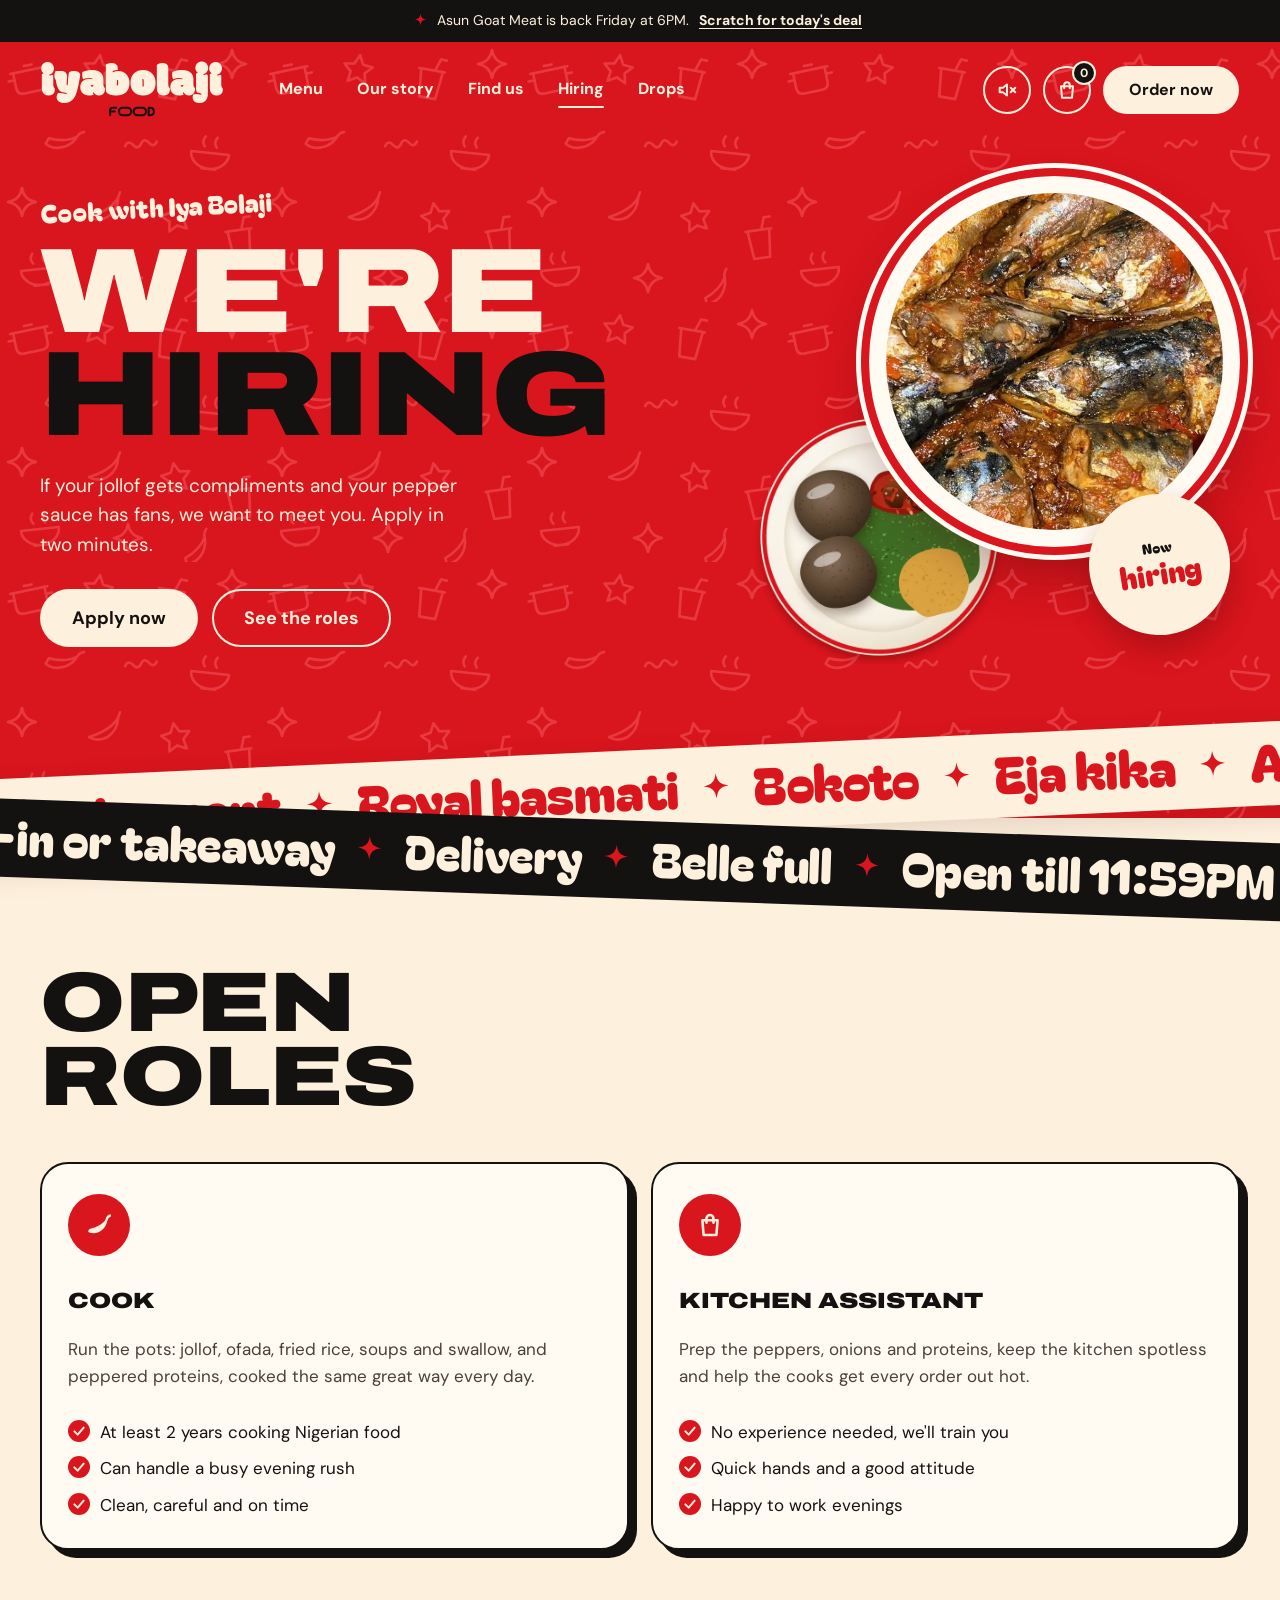
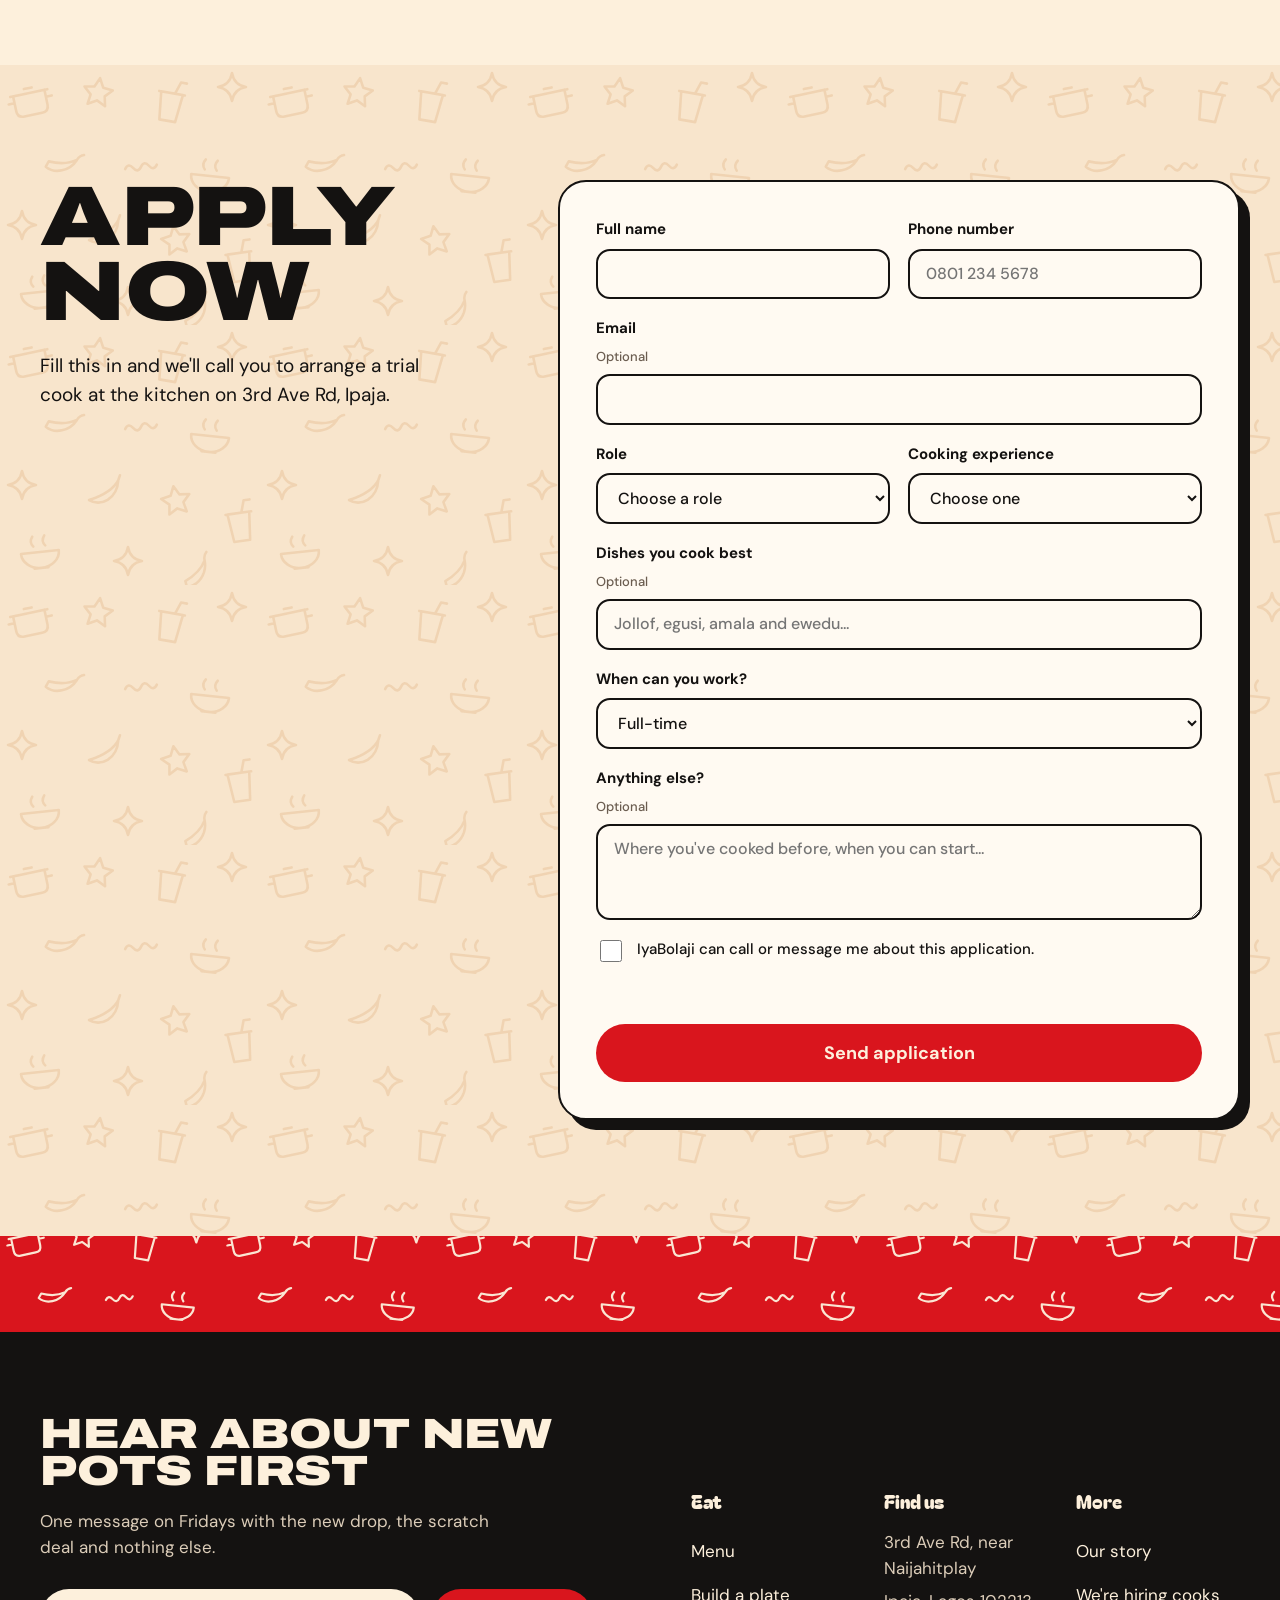
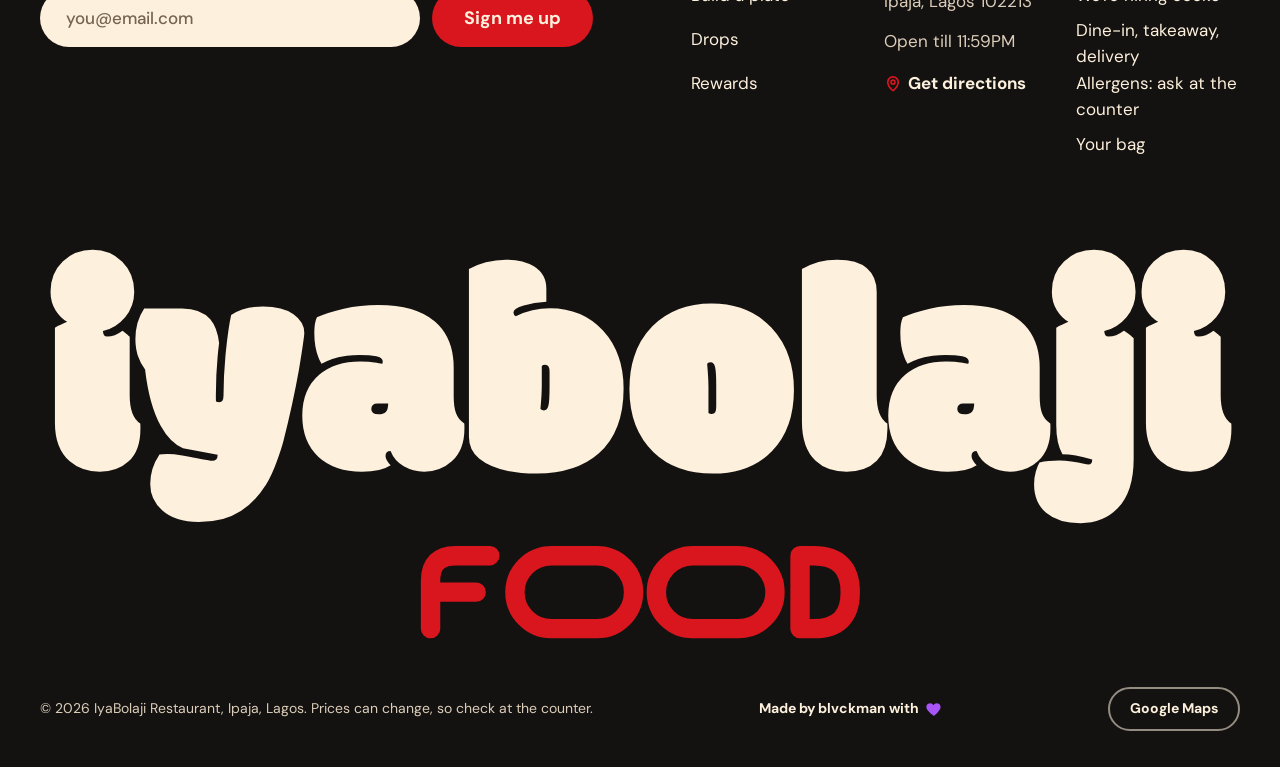
<file: careers.html>
<!doctype html>
<html lang="en-NG">
<head>
  <meta charset="utf-8">
  <meta name="viewport" content="width=device-width, initial-scale=1">
  <script>document.documentElement.classList.add("js"); setTimeout(function () { document.documentElement.classList.add("is-loaded"); }, 2000);</script>
  <title>Cook Jobs in Ipaja, Lagos | IyaBolaji Restaurant</title>
  <meta name="description" content="IyaBolaji Restaurant in Ipaja, Lagos is hiring cooks and kitchen assistants. See the roles and apply online in two minutes.">
  <meta name="robots" content="index, follow, max-image-preview:large">
  <meta name="theme-color" content="#d9151d">
  <link rel="canonical" href="https://iyabolaji.vercel.app/careers">
  <!-- Link previews (WhatsApp, iMessage, Facebook, X). Image URLs must be absolute. -->
  <meta property="og:type" content="website">
  <meta property="og:site_name" content="IyaBolaji Restaurant">
  <meta property="og:locale" content="en_NG">
  <meta property="og:url" content="https://iyabolaji.vercel.app/careers">
  <meta property="og:title" content="Cook Jobs in Ipaja, Lagos | IyaBolaji Restaurant">
  <meta property="og:description" content="IyaBolaji Restaurant in Ipaja, Lagos is hiring cooks and kitchen assistants. See the roles and apply online in two minutes.">
  <meta property="og:image" content="https://iyabolaji.vercel.app/assets/og/careers.jpg">
  <meta property="og:image:type" content="image/jpeg">
  <meta property="og:image:width" content="1200">
  <meta property="og:image:height" content="630">
  <meta property="og:image:alt" content="IyaBolaji Food: we're hiring cooks in Ipaja, Lagos.">
  <meta name="twitter:card" content="summary_large_image">
  <meta name="twitter:title" content="Cook Jobs in Ipaja, Lagos | IyaBolaji Restaurant">
  <meta name="twitter:description" content="IyaBolaji Restaurant in Ipaja, Lagos is hiring cooks and kitchen assistants. See the roles and apply online in two minutes.">
  <meta name="twitter:image" content="https://iyabolaji.vercel.app/assets/og/careers.jpg">
  <link rel="icon" href="assets/favicon.svg" type="image/svg+xml">
  <link rel="apple-touch-icon" href="assets/apple-touch-icon.png">
  <link rel="preconnect" href="https://fonts.googleapis.com">
  <link rel="preconnect" href="https://fonts.gstatic.com" crossorigin>
  <link href="https://fonts.googleapis.com/css2?family=Archivo:wdth,wght@125,800;125,900&family=Bagel+Fat+One&family=DM+Sans:opsz,wght@9..40,400;9..40,500;9..40,700&family=Modak&display=swap" rel="stylesheet">
  <link rel="stylesheet" href="css/styles.css">
  <script src="js/config.js" defer></script>
  <script src="js/data.js" defer></script>
  <script src="js/main.js" defer></script>
  <script type="application/ld+json">
{
  "@context": "https://schema.org",
  "@graph": [
    {
      "@type": "WebPage",
      "@id": "https://iyabolaji.vercel.app/careers#webpage",
      "url": "https://iyabolaji.vercel.app/careers",
      "name": "Cook Jobs in Ipaja, Lagos | IyaBolaji Restaurant",
      "description": "IyaBolaji Restaurant in Ipaja, Lagos is hiring cooks and kitchen assistants. See the roles and apply online in two minutes.",
      "isPartOf": {
        "@id": "https://iyabolaji.vercel.app/#website"
      },
      "about": {
        "@id": "https://iyabolaji.vercel.app/#restaurant"
      },
      "inLanguage": "en-NG"
    },
    {
      "@type": "BreadcrumbList",
      "itemListElement": [
        {
          "@type": "ListItem",
          "position": 1,
          "name": "Home",
          "item": "https://iyabolaji.vercel.app/"
        },
        {
          "@type": "ListItem",
          "position": 2,
          "name": "Careers",
          "item": "https://iyabolaji.vercel.app/careers"
        }
      ]
    }
  ]
}
  </script>
  <script type="application/ld+json">
{
  "@context": "https://schema.org",
  "@type": "JobPosting",
  "datePosted": "2026-11-02",
  "employmentType": [
    "FULL_TIME",
    "PART_TIME"
  ],
  "hiringOrganization": {
    "@type": "Organization",
    "@id": "https://iyabolaji.vercel.app/#restaurant",
    "name": "IyaBolaji Restaurant",
    "sameAs": "https://iyabolaji.vercel.app/",
    "logo": "https://iyabolaji.vercel.app/assets/brand/iyabolaji-logo-on-red.png"
  },
  "jobLocation": {
    "@type": "Place",
    "address": {
      "@type": "PostalAddress",
      "streetAddress": "3rd Ave Rd, near Naijahitplay",
      "addressLocality": "Ipaja",
      "addressRegion": "Lagos",
      "postalCode": "102213",
      "addressCountry": "NG"
    }
  },
  "directApply": true,
  "industry": "Food and beverage",
  "title": "Cook",
  "occupationalCategory": "35-2014.00 Cooks, Restaurant",
  "description": "<p>IyaBolaji Restaurant in Ipaja, Lagos is hiring a cook to run the pots: jollof, ofada, fried rice, soups and swallow, and peppered proteins, cooked the same great way every day.</p><ul><li>At least 2 years cooking Nigerian food</li><li>Can handle a busy evening rush</li><li>Clean, careful and on time</li></ul><p>Apply online at iyabolaji.vercel.app/careers.</p>",
  "experienceRequirements": {
    "@type": "OccupationalExperienceRequirements",
    "monthsOfExperience": 24
  }
}
  </script>
  <script type="application/ld+json">
{
  "@context": "https://schema.org",
  "@type": "JobPosting",
  "datePosted": "2026-11-02",
  "employmentType": [
    "FULL_TIME",
    "PART_TIME"
  ],
  "hiringOrganization": {
    "@type": "Organization",
    "@id": "https://iyabolaji.vercel.app/#restaurant",
    "name": "IyaBolaji Restaurant",
    "sameAs": "https://iyabolaji.vercel.app/",
    "logo": "https://iyabolaji.vercel.app/assets/brand/iyabolaji-logo-on-red.png"
  },
  "jobLocation": {
    "@type": "Place",
    "address": {
      "@type": "PostalAddress",
      "streetAddress": "3rd Ave Rd, near Naijahitplay",
      "addressLocality": "Ipaja",
      "addressRegion": "Lagos",
      "postalCode": "102213",
      "addressCountry": "NG"
    }
  },
  "directApply": true,
  "industry": "Food and beverage",
  "title": "Kitchen Assistant",
  "occupationalCategory": "35-2021.00 Food Preparation Workers",
  "description": "<p>IyaBolaji Restaurant in Ipaja, Lagos is hiring a kitchen assistant to prep peppers, onions and proteins, keep the kitchen spotless and help the cooks get every order out hot.</p><ul><li>No experience needed, we'll train you</li><li>Quick hands and a good attitude</li><li>Happy to work evenings</li></ul><p>Apply online at iyabolaji.vercel.app/careers.</p>",
  "experienceRequirements": "no requirements"
}
  </script>
</head>
<body data-page="careers">
  <svg width="0" height="0" style="position:absolute" aria-hidden="true">
    <symbol id="food-mark" viewBox="0 0 404 88">
      <g fill="none" stroke="currentColor" stroke-width="17" stroke-linecap="round" stroke-linejoin="round">
        <path d="M18 76V34Q18 12 40 12H70M18 44H58"/>
        <rect x="92" y="12" width="104" height="64" rx="32"/>
        <rect x="216" y="12" width="104" height="64" rx="32"/>
        <path d="M342 12V76H354Q386 76 386 44Q386 12 354 12Z"/>
      </g>
    </symbol>
    <symbol id="i-spark" viewBox="0 0 24 24"><path fill="currentColor" d="M12 1.5C13.1 8.6 15.4 10.9 22.5 12 15.4 13.1 13.1 15.4 12 22.5 10.9 15.4 8.6 13.1 1.5 12 8.6 10.9 10.9 8.6 12 1.5Z"/></symbol>
    <symbol id="i-bag" viewBox="0 0 24 24"><g fill="none" stroke="currentColor" stroke-width="2.2" stroke-linecap="round" stroke-linejoin="round"><path d="M5.5 8h13l-1 12.5h-11L5.5 8Z"/><path d="M9 10V6.5a3 3 0 0 1 6 0V10"/></g></symbol>
    <symbol id="i-sound" viewBox="0 0 24 24"><g fill="none" stroke="currentColor" stroke-width="2.2" stroke-linecap="round" stroke-linejoin="round"><path d="M4 9.5v5h3.5L12 18V6L7.5 9.5H4Z"/><path d="M15.5 9a4.5 4.5 0 0 1 0 6M18.3 6.5a8 8 0 0 1 0 11"/></g></symbol>
    <symbol id="i-mute" viewBox="0 0 24 24"><g fill="none" stroke="currentColor" stroke-width="2.2" stroke-linecap="round" stroke-linejoin="round"><path d="M4 9.5v5h3.5L12 18V6L7.5 9.5H4Z"/><path d="M16 9.5l5 5M21 9.5l-5 5"/></g></symbol>
    <symbol id="i-plus" viewBox="0 0 24 24"><path fill="none" stroke="currentColor" stroke-width="2.6" stroke-linecap="round" d="M12 5v14M5 12h14"/></symbol>
    <symbol id="i-minus" viewBox="0 0 24 24"><path fill="none" stroke="currentColor" stroke-width="2.6" stroke-linecap="round" d="M5 12h14"/></symbol>
    <symbol id="i-left" viewBox="0 0 24 24"><path fill="none" stroke="currentColor" stroke-width="2.6" stroke-linecap="round" stroke-linejoin="round" d="M15 5l-7 7 7 7"/></symbol>
    <symbol id="i-right" viewBox="0 0 24 24"><path fill="none" stroke="currentColor" stroke-width="2.6" stroke-linecap="round" stroke-linejoin="round" d="M9 5l7 7-7 7"/></symbol>
    <symbol id="i-menu" viewBox="0 0 24 24"><path fill="none" stroke="currentColor" stroke-width="2.4" stroke-linecap="round" d="M4 7h16M4 12h16M4 17h16"/></symbol>
    <symbol id="i-close" viewBox="0 0 24 24"><path fill="none" stroke="currentColor" stroke-width="2.4" stroke-linecap="round" d="M6 6l12 12M18 6 6 18"/></symbol>
    <symbol id="i-chili" viewBox="0 0 24 24"><path fill="currentColor" d="M3.6 18.4c7.3 2.4 14.4-2.3 15.6-10.4.1-.9-1-1.3-1.5-.6-2.7 3.7-7.5 6.4-12.6 7.6-1.9.4-3.2 2.8-1.5 3.4Z"/><path fill="none" stroke="currentColor" stroke-width="2" stroke-linecap="round" d="M18.6 7.4c.2-1.7 1.2-2.9 2.8-3.5"/></symbol>
    <symbol id="i-napkin" viewBox="0 0 24 24"><path fill="currentColor" d="M3 3h18v11.5L14.5 21H3V3Z"/><path fill="currentColor" opacity=".45" d="M14.5 21v-6.5H21Z"/></symbol>
    <symbol id="i-clock" viewBox="0 0 24 24"><g fill="none" stroke="currentColor" stroke-width="2.2" stroke-linecap="round" stroke-linejoin="round"><circle cx="12" cy="12" r="9"/><path d="M12 7v5l3.2 2"/></g></symbol>
    <symbol id="i-check" viewBox="0 0 24 24"><path fill="none" stroke="currentColor" stroke-width="3" stroke-linecap="round" stroke-linejoin="round" d="M5 12.5 10 17.5 19 7"/></symbol>
    <symbol id="i-pin" viewBox="0 0 24 24"><g fill="none" stroke="currentColor" stroke-width="2.2" stroke-linecap="round" stroke-linejoin="round"><path d="M12 21s7-6.1 7-11.5a7 7 0 1 0-14 0C5 14.9 12 21 12 21Z"/><circle cx="12" cy="9.5" r="2.6"/></g></symbol>
  </svg>

  <a class="skip" href="#main">Skip to content</a>

  <div class="announce">
    <p>
      <svg class="announce-spark" aria-hidden="true"><use href="#i-spark"/></svg>
      Asun Goat Meat is back Friday at 6PM.
      <a href="/#drop">Scratch for today's deal</a>
    </p>
  </div>

  <div class="site-header" id="site-header">
    <nav class="nav container" aria-label="Main" data-intro style="--intro: fade-down">
      <a class="logo" href="/" aria-label="IyaBolaji Food, home">
        <span class="logo-word" aria-hidden="true">iyabolaji</span>
        <svg class="food-mark" aria-hidden="true"><use href="#food-mark"/></svg>
      </a>
      <ul class="nav-links" id="nav-links">
        <li><a href="/menu">Menu</a></li>
        <li><a href="/about">Our story</a></li>
        <li><a href="/visit">Find us</a></li>
        <li><a href="/careers" aria-current="page">Hiring</a></li>
        <li><a href="/#drop">Drops</a></li>
      </ul>
      <div class="nav-actions">
        <button class="icon-btn sound-btn" id="sound" type="button" aria-pressed="false" aria-label="Play kitchen sizzle sound">
          <svg aria-hidden="true"><use href="#i-mute"/></svg>
        </button>
        <button class="icon-btn bag-btn" id="bag-open" type="button" aria-label="Open bag, 0 items">
          <svg aria-hidden="true"><use href="#i-bag"/></svg>
          <span class="bag-count" id="bag-count" aria-hidden="true">0</span>
        </button>
        <a class="btn btn-cream nav-order" href="/menu">Order now</a>
        <button class="icon-btn menu-toggle" id="menu-toggle" type="button" aria-expanded="false" aria-controls="nav-links" aria-label="Open navigation">
          <svg aria-hidden="true"><use href="#i-menu"/></svg>
        </button>
      </div>
    </nav>
  </div>

  <header class="page-hero">
    <div class="container page-hero-grid">
      <div class="page-hero-copy">
        <span class="kicker" data-intro style="--intro: fade-in; --delay: .2s">Cook with Iya Bolaji</span>
        <h1 class="page-title" data-split>We're <br><span class="ink">hiring</span></h1>
        <p class="lede" data-intro style="--delay: .8s">If your jollof gets compliments and your pepper sauce has fans, we want to meet you. Apply in two minutes.</p>
        <div class="btn-row" data-intro style="--delay: 1s">
          <a class="btn btn-cream btn-lg" href="#apply">Apply now</a>
          <a class="btn btn-ghost btn-lg" href="#roles">See the roles</a>
        </div>
      </div>
      <div class="page-hero-visual">
        <img class="plate-main is-photo" src="assets/img/fish-pepper-stew.jpg" alt="Fish in red pepper stew from the IyaBolaji kitchen" width="782" height="535" fetchpriority="high" data-intro style="--intro: spin-in; --delay: .35s">
        <img class="plate-side" src="assets/art/amala-feast.webp" alt="" width="560" height="560" data-intro style="--intro: pop; --delay: .6s">
        <p class="price-sticker" data-intro style="--intro: pop; --delay: 1.1s"><span>Now</span><strong>hiring</strong></p>
      </div>
    </div>
  </header>

  <div class="ticker" aria-hidden="true">
    <div class="band band-cream">
      <div class="track">
        <span class="half">Jollof enjoyment <svg><use href="#i-spark"/></svg> Royal basmati <svg><use href="#i-spark"/></svg> Bokoto <svg><use href="#i-spark"/></svg> Eja kika <svg><use href="#i-spark"/></svg> Amala feast <svg><use href="#i-spark"/></svg> Asun goat meat <svg><use href="#i-spark"/></svg></span>
        <span class="half">Jollof enjoyment <svg><use href="#i-spark"/></svg> Royal basmati <svg><use href="#i-spark"/></svg> Bokoto <svg><use href="#i-spark"/></svg> Eja kika <svg><use href="#i-spark"/></svg> Amala feast <svg><use href="#i-spark"/></svg> Asun goat meat <svg><use href="#i-spark"/></svg></span>
      </div>
    </div>
    <div class="band band-ink">
      <div class="track reverse">
        <span class="half">Dine-in or takeaway <svg><use href="#i-spark"/></svg> Delivery <svg><use href="#i-spark"/></svg> Belle full <svg><use href="#i-spark"/></svg> Open till 11:59PM <svg><use href="#i-spark"/></svg> Ipaja, Lagos <svg><use href="#i-spark"/></svg></span>
        <span class="half">Dine-in or takeaway <svg><use href="#i-spark"/></svg> Delivery <svg><use href="#i-spark"/></svg> Belle full <svg><use href="#i-spark"/></svg> Open till 11:59PM <svg><use href="#i-spark"/></svg> Ipaja, Lagos <svg><use href="#i-spark"/></svg></span>
      </div>
    </div>
  </div>

  <main id="main">
    <section class="section bg-cream after-ticker" id="roles" aria-labelledby="roles-title">
      <div class="container">
        <h2 class="display" id="roles-title" data-split>Open <br>roles</h2>
        <div class="roles">
          <article class="info-card" data-reveal>
            <span class="value-icon"><svg aria-hidden="true"><use href="#i-chili"/></svg></span>
            <h3>Cook</h3>
            <p>Run the pots: jollof, ofada, fried rice, soups and swallow, and peppered proteins, cooked the same great way every day.</p>
            <ul class="check-list">
              <li><svg aria-hidden="true"><use href="#i-check"/></svg>At least 2 years cooking Nigerian food</li>
              <li><svg aria-hidden="true"><use href="#i-check"/></svg>Can handle a busy evening rush</li>
              <li><svg aria-hidden="true"><use href="#i-check"/></svg>Clean, careful and on time</li>
            </ul>
          </article>
          <article class="info-card" data-reveal style="--d: .12s">
            <span class="value-icon"><svg aria-hidden="true"><use href="#i-bag"/></svg></span>
            <h3>Kitchen assistant</h3>
            <p>Prep the peppers, onions and proteins, keep the kitchen spotless and help the cooks get every order out hot.</p>
            <ul class="check-list">
              <li><svg aria-hidden="true"><use href="#i-check"/></svg>No experience needed, we'll train you</li>
              <li><svg aria-hidden="true"><use href="#i-check"/></svg>Quick hands and a good attitude</li>
              <li><svg aria-hidden="true"><use href="#i-check"/></svg>Happy to work evenings</li>
            </ul>
          </article>
        </div>
      </div>
    </section>

    <section class="section bg-peach" id="apply" aria-labelledby="apply-title">
      <div class="container apply-grid">
        <div>
          <h2 class="display" id="apply-title" data-split>Apply <br>now</h2>
          <p class="lede" data-reveal style="--d: .2s; margin-top: 22px">Fill this in and we'll call you to arrange a trial cook at the kitchen on 3rd Ave Rd, Ipaja.</p>
          <div class="lottie lottie-card lottie-apply" data-lottie="cooking" data-reveal="pop" style="--d: .3s" aria-hidden="true" hidden></div>
        </div>

        <div data-reveal style="--d: .15s">
          <form class="apply-form" id="apply-form" novalidate>
            <label class="field">Full name
              <input name="full_name" autocomplete="name" maxlength="80" required>
            </label>
            <label class="field">Phone number
              <input name="phone" type="tel" inputmode="tel" autocomplete="tel" maxlength="20" placeholder="0801 234 5678" required>
            </label>
            <label class="field wide">Email <span class="hint">Optional</span>
              <input name="email" type="email" autocomplete="email" maxlength="120">
            </label>
            <label class="field">Role
              <select name="role" required>
                <option value="">Choose a role</option>
                <option>Cook</option>
                <option>Kitchen assistant</option>
              </select>
            </label>
            <label class="field">Cooking experience
              <select name="experience" required>
                <option value="">Choose one</option>
                <option>Less than 1 year</option>
                <option>1-2 years</option>
                <option>3-5 years</option>
                <option>5+ years</option>
              </select>
            </label>
            <label class="field wide">Dishes you cook best <span class="hint">Optional</span>
              <input name="specialties" maxlength="300" placeholder="Jollof, egusi, amala and ewedu...">
            </label>
            <label class="field wide">When can you work?
              <select name="availability">
                <option>Full-time</option>
                <option>Part-time</option>
                <option>Weekends</option>
              </select>
            </label>
            <label class="field wide">Anything else? <span class="hint">Optional</span>
              <textarea name="message" rows="3" maxlength="1000" placeholder="Where you've cooked before, when you can start..."></textarea>
            </label>
            <label class="consent wide"><input type="checkbox" name="consent" value="yes"> IyaBolaji can call or message me about this application.</label>
            <p class="form-error wide" id="apply-msg" role="alert"></p>
            <button class="btn btn-red btn-lg wide" type="submit">Send application</button>
          </form>

          <div class="info-card order-done" id="apply-done" hidden>
            <div class="done-badge" aria-hidden="true"><svg><use href="#i-check"/></svg></div>
            <h3 tabindex="-1">Application sent!</h3>
            <p>Thank you. We'll call you if your skills match what the kitchen needs.</p>
            <a class="btn btn-red" href="/menu">See the menu</a>
          </div>
        </div>
      </div>
    </section>
  </main>

  <footer class="footer" id="find">
    <div class="footer-band" aria-hidden="true"></div>
    <div class="container footer-top">
      <div class="signup" id="signup">
        <h2 class="display" data-split>Hear about new <br>pots first</h2>
        <p data-reveal>One message on Fridays with the new drop, the scratch deal and nothing else.</p>
        <form id="signup-form" novalidate data-reveal style="--d: .15s">
          <label class="sr-only" for="email">Email address</label>
          <div class="signup-row">
            <input id="email" name="email" type="email" placeholder="you@email.com" autocomplete="email" required aria-describedby="form-msg">
            <button class="btn btn-red btn-lg" type="submit">Sign me up</button>
          </div>
          <p class="form-msg" id="form-msg" role="status"></p>
        </form>
      </div>

      <nav class="footer-cols" aria-label="Footer">
        <div data-reveal>
          <h3>Eat</h3>
          <ul>
            <li><a href="/menu">Menu</a></li>
            <li><a href="/#build">Build a plate</a></li>
            <li><a href="/#drop">Drops</a></li>
            <li><a href="#signup">Rewards</a></li>
          </ul>
        </div>
        <div data-reveal style="--d: .15s">
          <h3>Find us</h3>
          <ul>
            <li>3rd Ave Rd, near Naijahitplay</li>
            <li>Ipaja, Lagos 102213</li>
            <li>Open till 11:59PM</li>
            <li><a class="directions" href="https://www.google.com/maps/search/?api=1&amp;query=IyaBolaji%20Restaurant%2C%203rd%20Ave%20Rd%2C%20Ipaja%2C%20Lagos" target="_blank" rel="noopener"><svg aria-hidden="true"><use href="#i-pin"/></svg>Get directions</a></li>
          </ul>
        </div>
        <div data-reveal style="--d: .3s">
          <h3>More</h3>
          <ul>
            <li><a href="/about">Our story</a></li>
            <li><a href="/careers">We're hiring cooks</a></li>
            <li><a href="/visit">Dine-in, takeaway, delivery</a></li>
            <li><a href="/visit#allergens">Allergens: ask at the counter</a></li>
            <li><a href="#bag-open" data-open-bag>Your bag</a></li>
          </ul>
        </div>
      </nav>
    </div>
    <div class="footer-mark" aria-hidden="true">
      <span class="footer-word" data-chars>iyabolaji</span>
      <svg class="food-mark" data-draw><use href="#food-mark"/></svg>
    </div>
    <div class="container footer-base">
      <p>© <span id="year">2026</span> IyaBolaji Restaurant, Ipaja, Lagos. Prices can change, so check at the counter.</p>
      <p class="credit">Made by blvckman with <svg class="heart" viewBox="0 0 24 24" role="img" aria-label="love"><path fill="currentColor" d="M12 21.2s-7.6-4.6-9.7-9.4C.8 8.3 3 4.4 6.7 4.4c2.2 0 3.7 1.2 4.6 2.7.9-1.5 2.4-2.7 4.6-2.7 3.7 0 5.9 3.9 4.4 7.4-2.1 4.8-8.3 9.4-8.3 9.4Z"/></svg></p>
      <ul class="footer-pills" id="footer-pills" aria-label="Find IyaBolaji online">
        <li><a class="pill" href="https://www.google.com/maps/search/?api=1&amp;query=IyaBolaji%20Restaurant%2C%203rd%20Ave%20Rd%2C%20Ipaja%2C%20Lagos" target="_blank" rel="noopener">Google Maps</a></li>
      </ul>
    </div>
  </footer>

  <dialog class="bag-panel" id="bag" aria-labelledby="bag-title">
    <div class="bag-head">
      <h2 id="bag-title">Your bag</h2>
      <button class="icon-btn icon-btn-ink" type="button" id="bag-close" aria-label="Close bag"><svg aria-hidden="true"><use href="#i-close"/></svg></button>
    </div>

    <div class="bag-view" id="bag-view">
      <ul class="bag-list" id="bag-list"></ul>
      <div class="bag-foot">
        <p class="bag-total"><span>Total</span><strong id="bag-total">₦0</strong></p>
        <a class="btn btn-red btn-lg bag-checkout" id="bag-checkout" href="/visit">Visit or call to order</a>
        <p class="bag-note" id="bag-note">Pick up, dine in, or ask about delivery.</p>
      </div>
    </div>

    <form class="bag-view checkout" id="checkout" novalidate hidden>
      <div class="checkout-body">
        <button class="link-btn" type="button" id="checkout-back"><svg aria-hidden="true"><use href="#i-left"/></svg> Back to bag</button>
        <fieldset class="seg">
          <legend>How do you want it?</legend>
          <label><input type="radio" name="type" value="pickup" checked><span>Pickup</span></label>
          <label><input type="radio" name="type" value="delivery"><span>Delivery</span></label>
          <label><input type="radio" name="type" value="dine-in"><span>Dine-in</span></label>
        </fieldset>
        <label class="field">Your name
          <input name="name" autocomplete="name" maxlength="80" required>
        </label>
        <label class="field">Phone number
          <input name="phone" type="tel" inputmode="tel" autocomplete="tel" maxlength="20" placeholder="0801 234 5678" required>
        </label>
        <label class="field" id="address-field" hidden>Delivery address
          <textarea name="address" rows="2" maxlength="300" autocomplete="street-address"></textarea>
        </label>
        <label class="field">Note for the kitchen <span class="hint">Optional</span>
          <textarea name="note" rows="2" maxlength="500" placeholder="Extra pepper, no onions..."></textarea>
        </label>
        <p class="form-error" id="checkout-msg" role="alert"></p>
      </div>
      <div class="bag-foot">
        <p class="bag-total"><span>Total</span><strong id="checkout-total">₦0</strong></p>
        <button class="btn btn-red btn-lg bag-checkout" type="submit" id="place-order">Place order</button>
        <p class="bag-note">We'll call you to confirm your order and payment.</p>
      </div>
    </form>

    <div class="bag-view order-done" id="order-done" hidden>
      <div class="lottie lottie-done" data-lottie="cooking" aria-hidden="true" hidden></div>
      <div class="done-badge" aria-hidden="true"><svg><use href="#i-check"/></svg></div>
      <h3 id="done-title">Order in!</h3>
      <p id="done-text"></p>
      <ul class="done-items" id="done-items"></ul>
      <button class="btn btn-red btn-lg" type="button" id="done-close">Done</button>
    </div>
  </dialog>

  <p class="toast" id="toast" role="status" aria-live="polite"></p>
</body>
</html>
</file>
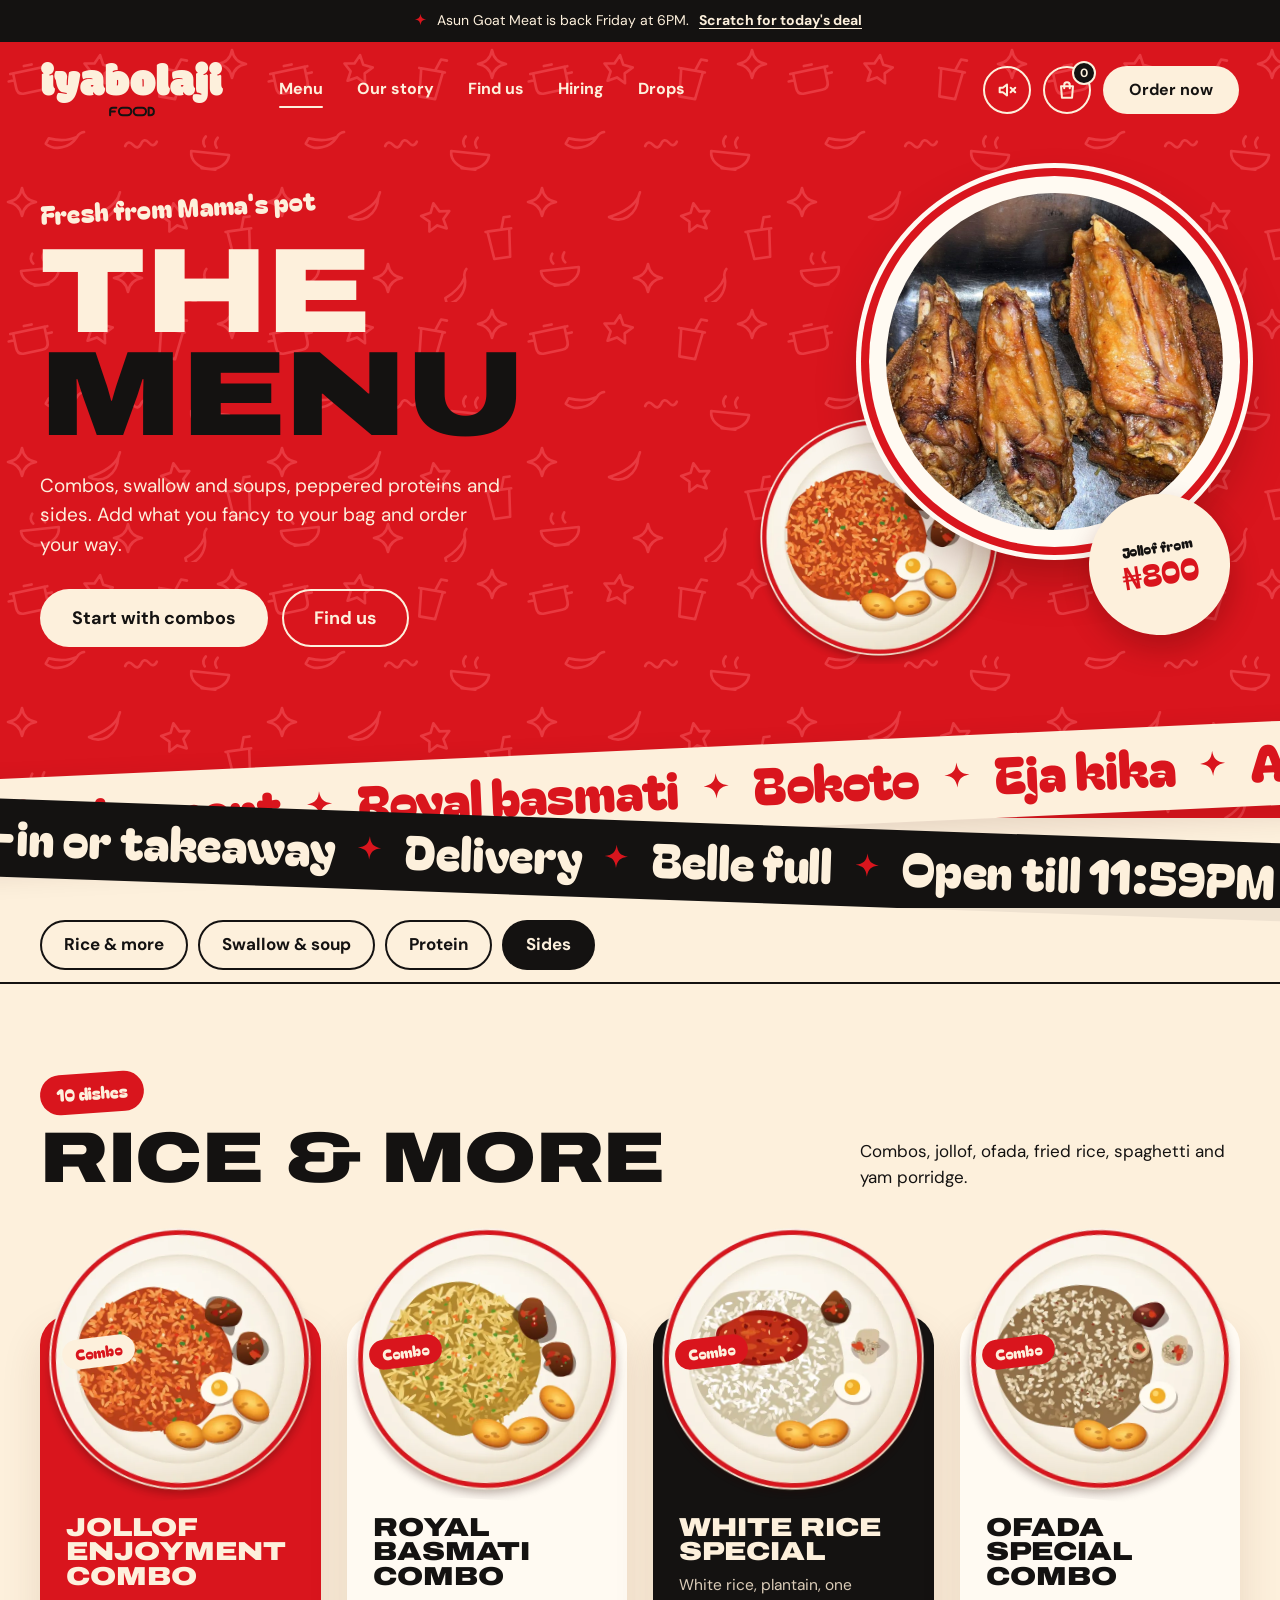
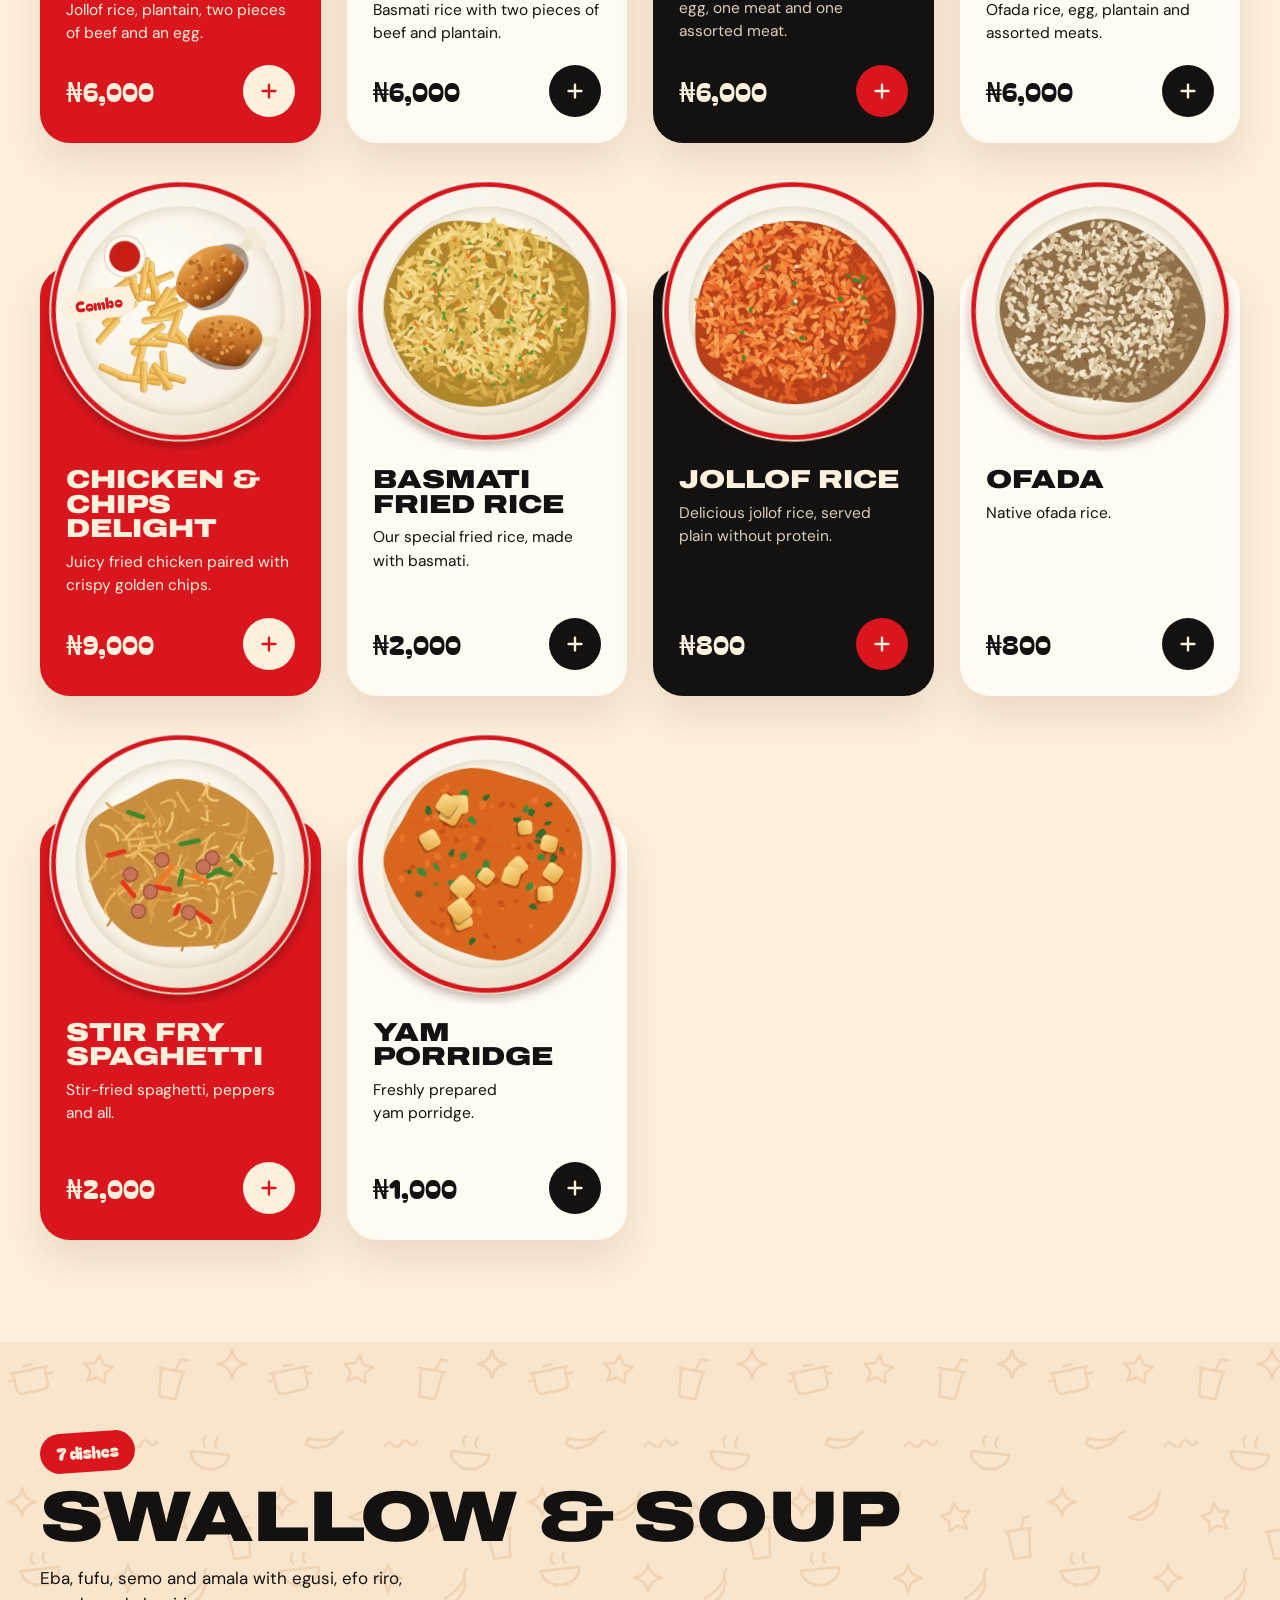
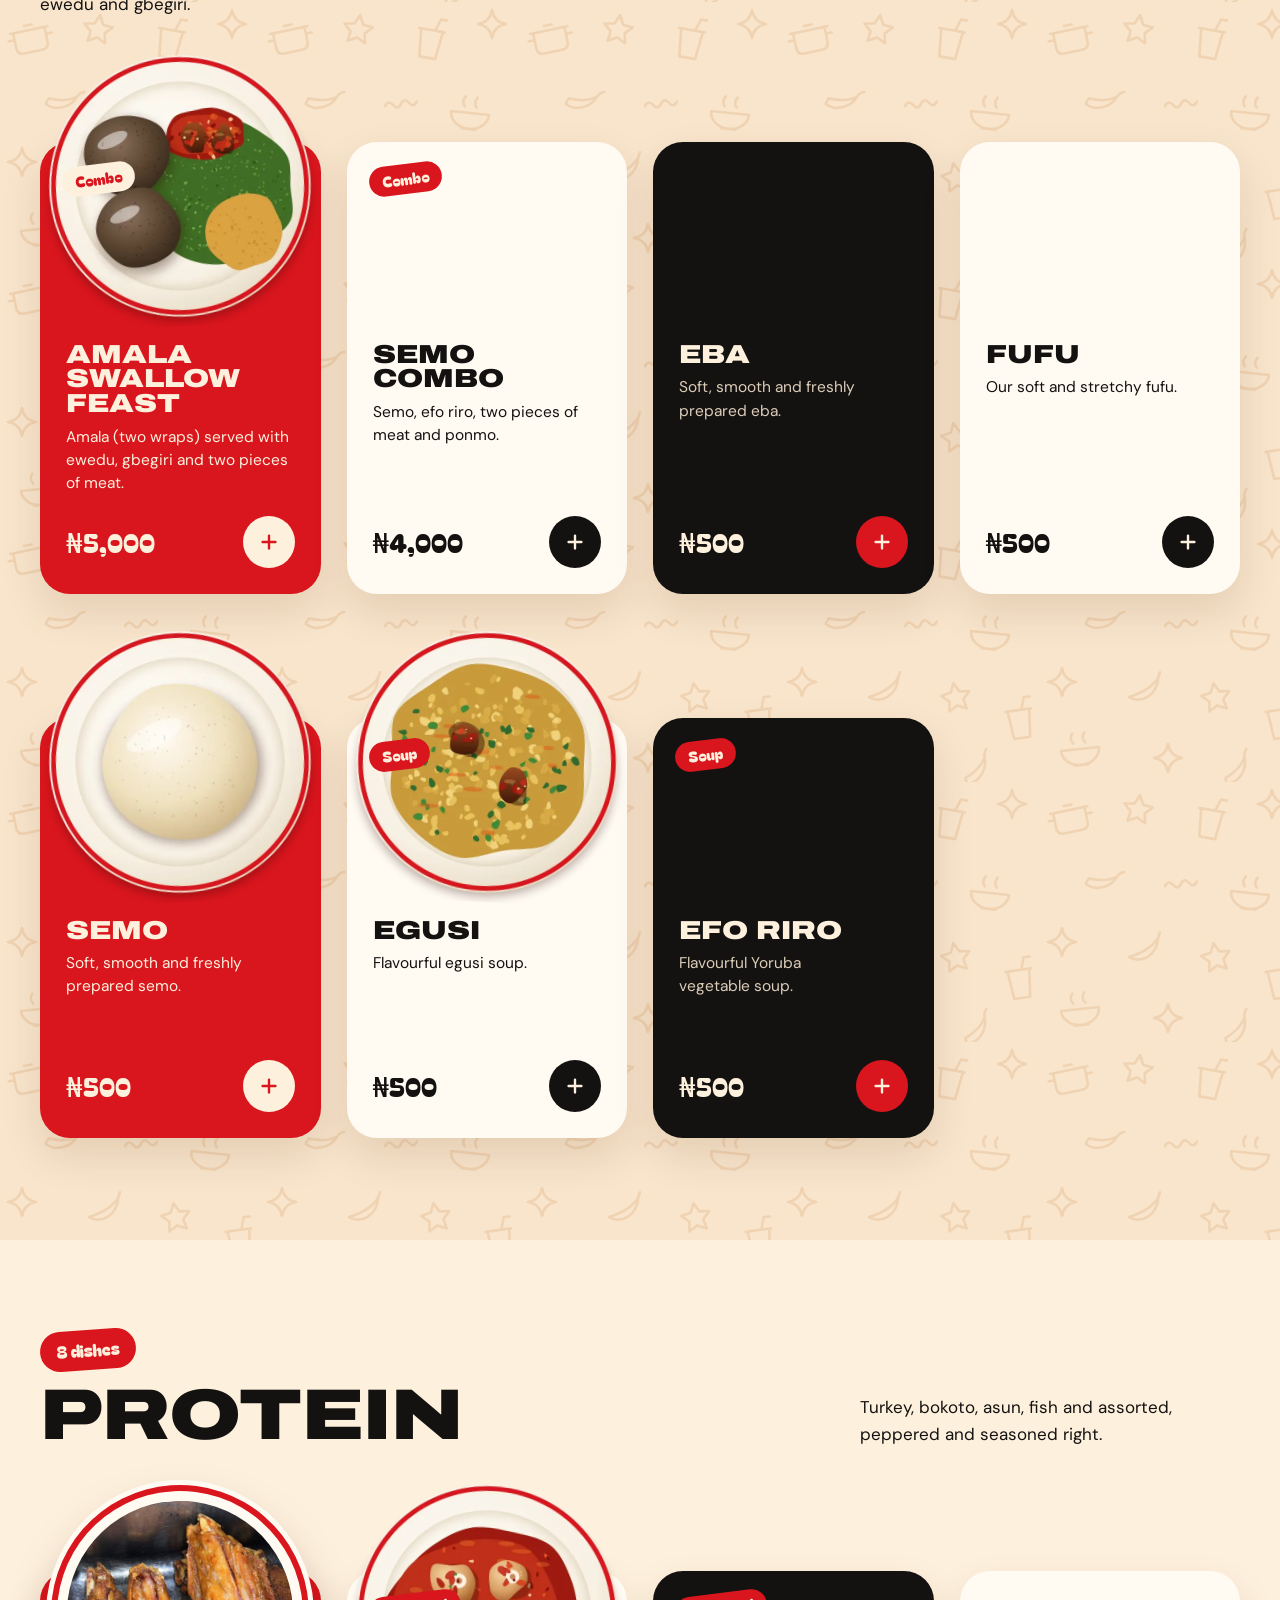
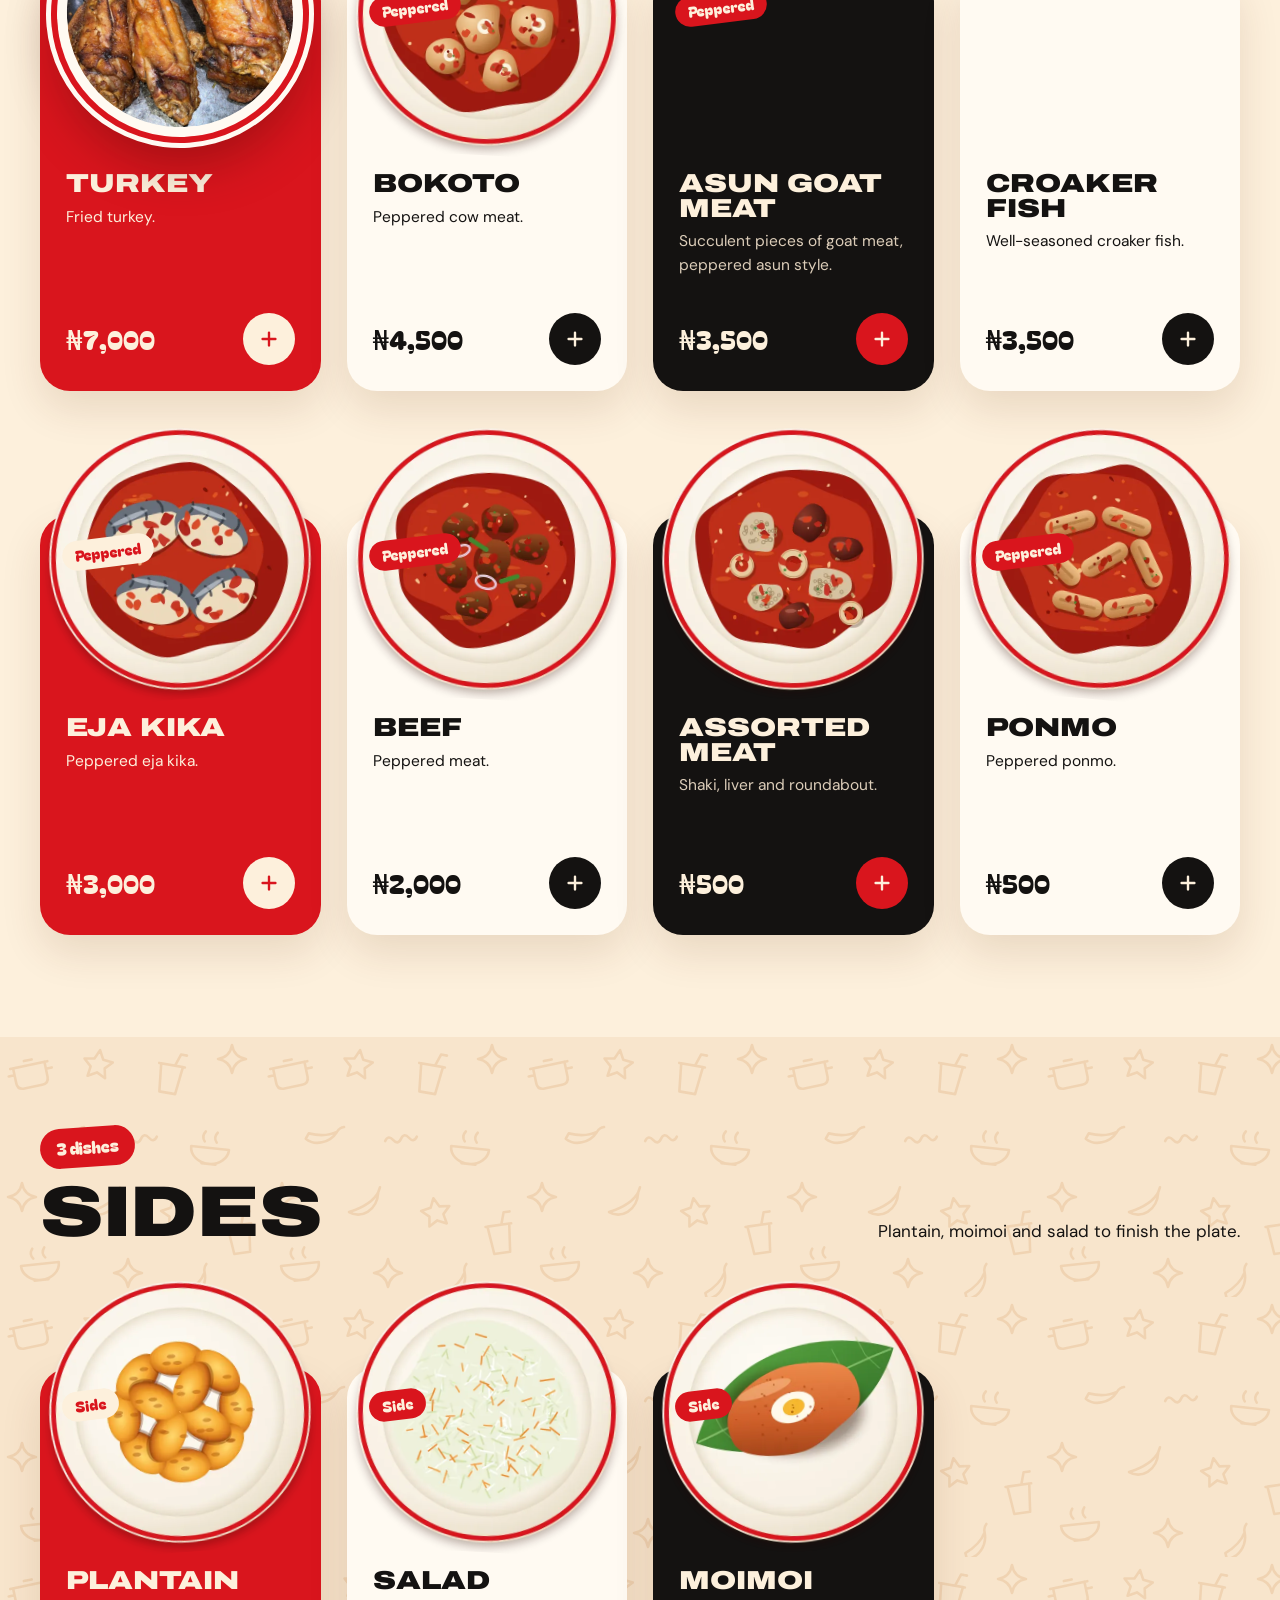
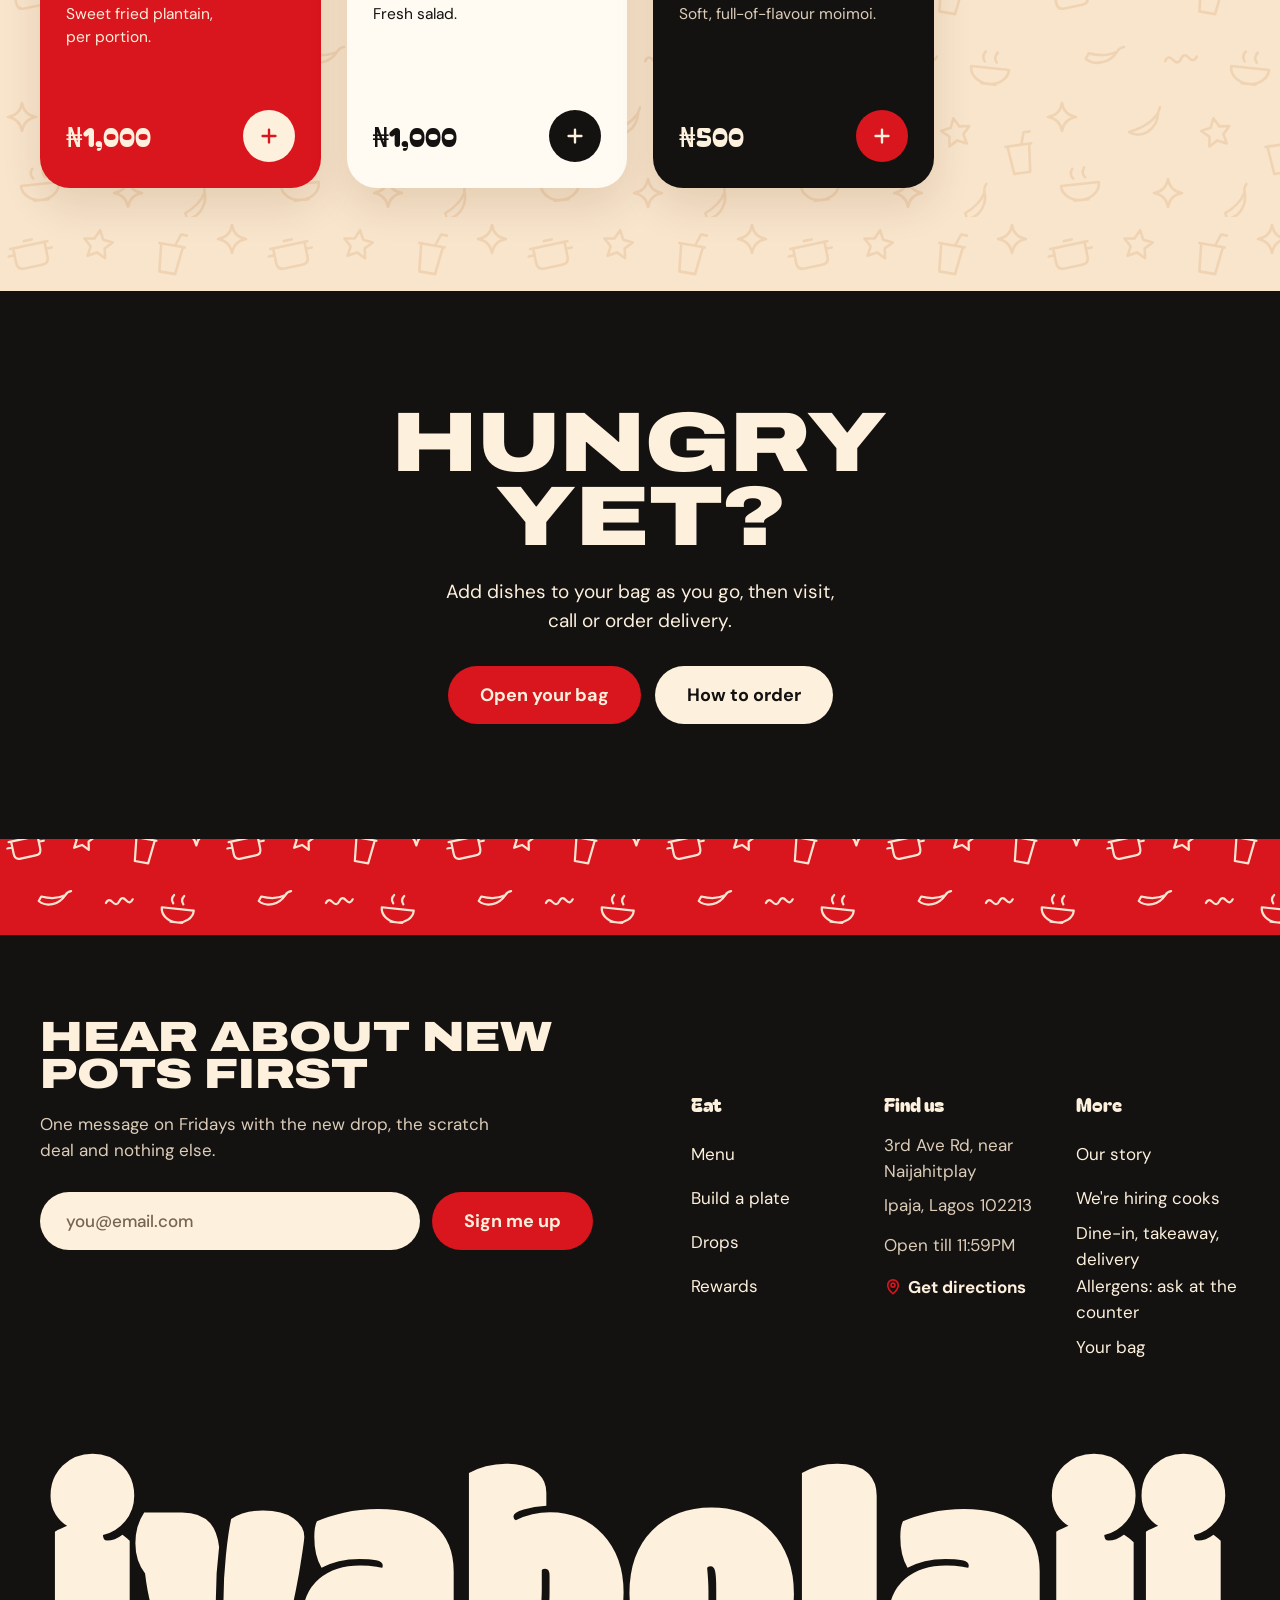
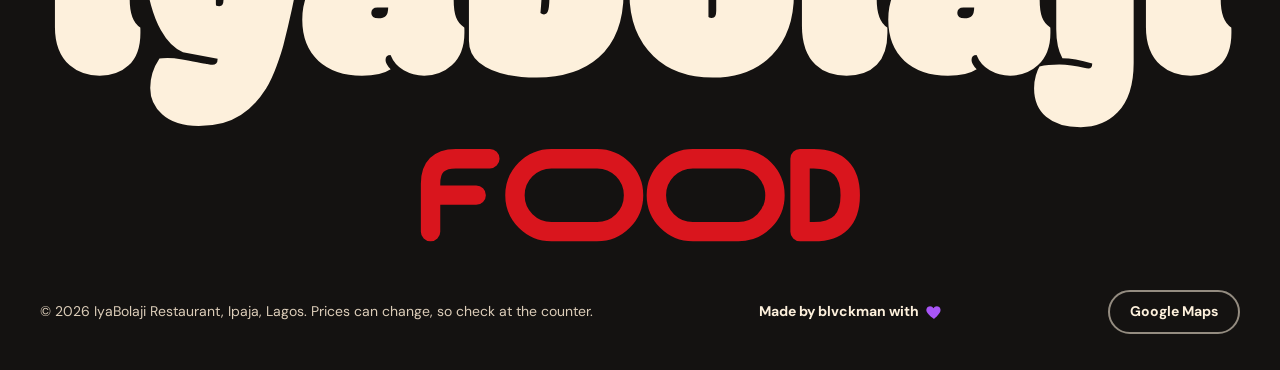
<file: menu.html>
<!doctype html>
<html lang="en-NG">
<head>
  <meta charset="utf-8">
  <meta name="viewport" content="width=device-width, initial-scale=1">
  <script>document.documentElement.classList.add("js"); setTimeout(function () { document.documentElement.classList.add("is-loaded"); }, 2000);</script>
  <title>Menu & Prices | IyaBolaji Restaurant, Ipaja Lagos</title>
  <meta name="description" content="The full IyaBolaji menu with prices: jollof rice from ₦800, swallow and soups from ₦500, combos from ₦4,000, plus peppered turkey, bokoto, asun and fish.">
  <meta name="robots" content="index, follow, max-image-preview:large">
  <meta name="theme-color" content="#d9151d">
  <link rel="canonical" href="https://iyabolaji.vercel.app/menu">
  <!-- Link previews (WhatsApp, iMessage, Facebook, X). Image URLs must be absolute. -->
  <meta property="og:type" content="website">
  <meta property="og:site_name" content="IyaBolaji Restaurant">
  <meta property="og:locale" content="en_NG">
  <meta property="og:url" content="https://iyabolaji.vercel.app/menu">
  <meta property="og:title" content="Menu & Prices | IyaBolaji Restaurant, Ipaja Lagos">
  <meta property="og:description" content="The full IyaBolaji menu with prices: jollof rice from ₦800, swallow and soups from ₦500, combos from ₦4,000, plus peppered turkey, bokoto, asun and fish.">
  <meta property="og:image" content="https://iyabolaji.vercel.app/assets/og/menu.jpg">
  <meta property="og:image:type" content="image/jpeg">
  <meta property="og:image:width" content="1200">
  <meta property="og:image:height" content="630">
  <meta property="og:image:alt" content="IyaBolaji Food: see the full menu. Jollof from ₦800.">
  <meta name="twitter:card" content="summary_large_image">
  <meta name="twitter:title" content="Menu & Prices | IyaBolaji Restaurant, Ipaja Lagos">
  <meta name="twitter:description" content="The full IyaBolaji menu with prices: jollof rice from ₦800, swallow and soups from ₦500, combos from ₦4,000, plus peppered turkey, bokoto, asun and fish.">
  <meta name="twitter:image" content="https://iyabolaji.vercel.app/assets/og/menu.jpg">
  <link rel="icon" href="assets/favicon.svg" type="image/svg+xml">
  <link rel="apple-touch-icon" href="assets/apple-touch-icon.png">
  <link rel="preconnect" href="https://fonts.googleapis.com">
  <link rel="preconnect" href="https://fonts.gstatic.com" crossorigin>
  <link href="https://fonts.googleapis.com/css2?family=Archivo:wdth,wght@125,800;125,900&family=Bagel+Fat+One&family=DM+Sans:opsz,wght@9..40,400;9..40,500;9..40,700&family=Modak&display=swap" rel="stylesheet">
  <link rel="stylesheet" href="css/styles.css">
  <script src="js/config.js" defer></script>
  <script src="js/data.js" defer></script>
  <script src="js/main.js" defer></script>
  <script type="application/ld+json">
{
  "@context": "https://schema.org",
  "@graph": [
    {
      "@type": "WebPage",
      "@id": "https://iyabolaji.vercel.app/menu#webpage",
      "url": "https://iyabolaji.vercel.app/menu",
      "name": "Menu & Prices | IyaBolaji Restaurant, Ipaja Lagos",
      "description": "The full IyaBolaji menu with prices: jollof rice from ₦800, swallow and soups from ₦500, combos from ₦4,000, plus peppered turkey, bokoto, asun and fish.",
      "isPartOf": {
        "@id": "https://iyabolaji.vercel.app/#website"
      },
      "about": {
        "@id": "https://iyabolaji.vercel.app/#restaurant"
      },
      "inLanguage": "en-NG"
    },
    {
      "@type": "BreadcrumbList",
      "itemListElement": [
        {
          "@type": "ListItem",
          "position": 1,
          "name": "Home",
          "item": "https://iyabolaji.vercel.app/"
        },
        {
          "@type": "ListItem",
          "position": 2,
          "name": "Menu",
          "item": "https://iyabolaji.vercel.app/menu"
        }
      ]
    },
    {
      "@type": "Restaurant",
      "@id": "https://iyabolaji.vercel.app/#restaurant",
      "name": "IyaBolaji Restaurant",
      "hasMenu": {
        "@id": "https://iyabolaji.vercel.app/menu#menu"
      }
    }
  ]
}
  </script>
  <script type="application/ld+json" id="menu-ld">
{
  "@context": "https://schema.org",
  "@type": "Menu",
  "@id": "https://iyabolaji.vercel.app/menu#menu",
  "name": "IyaBolaji Restaurant menu",
  "url": "https://iyabolaji.vercel.app/menu",
  "inLanguage": "en-NG",
  "hasMenuSection": [
    {
      "@type": "MenuSection",
      "name": "Rice & more",
      "description": "Combos, jollof, ofada, fried rice, spaghetti and yam porridge.",
      "hasMenuItem": [
        {
          "@type": "MenuItem",
          "name": "Jollof Enjoyment Combo",
          "description": "Jollof rice, plantain, two pieces of beef and an egg.",
          "image": "https://iyabolaji.vercel.app/assets/art/jollof-enjoyment.webp",
          "offers": {
            "@type": "Offer",
            "price": "6000",
            "priceCurrency": "NGN"
          }
        },
        {
          "@type": "MenuItem",
          "name": "Royal Basmati Combo",
          "description": "Basmati rice with two pieces of beef and plantain.",
          "image": "https://iyabolaji.vercel.app/assets/art/royal-basmati.webp",
          "offers": {
            "@type": "Offer",
            "price": "6000",
            "priceCurrency": "NGN"
          }
        },
        {
          "@type": "MenuItem",
          "name": "White Rice Special",
          "description": "White rice, plantain, one egg, one meat and one assorted meat.",
          "image": "https://iyabolaji.vercel.app/assets/art/white-rice-special.webp",
          "offers": {
            "@type": "Offer",
            "price": "6000",
            "priceCurrency": "NGN"
          }
        },
        {
          "@type": "MenuItem",
          "name": "Ofada Special Combo",
          "description": "Ofada rice, egg, plantain and assorted meats.",
          "image": "https://iyabolaji.vercel.app/assets/art/ofada-special.webp",
          "offers": {
            "@type": "Offer",
            "price": "6000",
            "priceCurrency": "NGN"
          }
        },
        {
          "@type": "MenuItem",
          "name": "Chicken & Chips Delight",
          "description": "Juicy fried chicken paired with crispy golden chips.",
          "image": "https://iyabolaji.vercel.app/assets/art/chicken-chips.webp",
          "offers": {
            "@type": "Offer",
            "price": "9000",
            "priceCurrency": "NGN"
          }
        },
        {
          "@type": "MenuItem",
          "name": "Basmati Fried Rice",
          "description": "Our special fried rice, made with basmati.",
          "image": "https://iyabolaji.vercel.app/assets/art/basmati-fried-rice.webp",
          "offers": {
            "@type": "Offer",
            "price": "2000",
            "priceCurrency": "NGN"
          }
        },
        {
          "@type": "MenuItem",
          "name": "Jollof Rice",
          "description": "Delicious jollof rice, served plain without protein.",
          "image": "https://iyabolaji.vercel.app/assets/art/jollof-rice.webp",
          "offers": {
            "@type": "Offer",
            "price": "800",
            "priceCurrency": "NGN"
          }
        },
        {
          "@type": "MenuItem",
          "name": "Ofada",
          "description": "Native ofada rice.",
          "image": "https://iyabolaji.vercel.app/assets/art/ofada-rice.webp",
          "offers": {
            "@type": "Offer",
            "price": "800",
            "priceCurrency": "NGN"
          }
        },
        {
          "@type": "MenuItem",
          "name": "Stir Fry Spaghetti",
          "description": "Stir-fried spaghetti, peppers and all.",
          "image": "https://iyabolaji.vercel.app/assets/art/stir-fry-spaghetti.webp",
          "offers": {
            "@type": "Offer",
            "price": "2000",
            "priceCurrency": "NGN"
          }
        },
        {
          "@type": "MenuItem",
          "name": "Yam Porridge",
          "description": "Freshly prepared yam porridge.",
          "image": "https://iyabolaji.vercel.app/assets/art/porridge.webp",
          "offers": {
            "@type": "Offer",
            "price": "1000",
            "priceCurrency": "NGN"
          }
        }
      ]
    },
    {
      "@type": "MenuSection",
      "name": "Swallow & soup",
      "description": "Eba, fufu, semo and amala with egusi, efo riro, ewedu and gbegiri.",
      "hasMenuItem": [
        {
          "@type": "MenuItem",
          "name": "Amala Swallow Feast",
          "description": "Amala (two wraps) served with ewedu, gbegiri and two pieces of meat.",
          "image": "https://iyabolaji.vercel.app/assets/art/amala-feast.webp",
          "offers": {
            "@type": "Offer",
            "price": "5000",
            "priceCurrency": "NGN"
          }
        },
        {
          "@type": "MenuItem",
          "name": "Semo Combo",
          "description": "Semo, efo riro, two pieces of meat and ponmo.",
          "image": "https://iyabolaji.vercel.app/assets/art/semo-combo.webp",
          "offers": {
            "@type": "Offer",
            "price": "4000",
            "priceCurrency": "NGN"
          }
        },
        {
          "@type": "MenuItem",
          "name": "Eba",
          "description": "Soft, smooth and freshly prepared eba.",
          "image": "https://iyabolaji.vercel.app/assets/art/eba.webp",
          "offers": {
            "@type": "Offer",
            "price": "500",
            "priceCurrency": "NGN"
          }
        },
        {
          "@type": "MenuItem",
          "name": "Fufu",
          "description": "Our soft and stretchy fufu.",
          "image": "https://iyabolaji.vercel.app/assets/art/fufu.webp",
          "offers": {
            "@type": "Offer",
            "price": "500",
            "priceCurrency": "NGN"
          }
        },
        {
          "@type": "MenuItem",
          "name": "Semo",
          "description": "Soft, smooth and freshly prepared semo.",
          "image": "https://iyabolaji.vercel.app/assets/art/semo.webp",
          "offers": {
            "@type": "Offer",
            "price": "500",
            "priceCurrency": "NGN"
          }
        },
        {
          "@type": "MenuItem",
          "name": "Egusi",
          "description": "Flavourful egusi soup.",
          "image": "https://iyabolaji.vercel.app/assets/art/egusi.webp",
          "offers": {
            "@type": "Offer",
            "price": "500",
            "priceCurrency": "NGN"
          }
        },
        {
          "@type": "MenuItem",
          "name": "Efo Riro",
          "description": "Flavourful Yoruba vegetable soup.",
          "image": "https://iyabolaji.vercel.app/assets/art/efo-riro.webp",
          "offers": {
            "@type": "Offer",
            "price": "500",
            "priceCurrency": "NGN"
          }
        }
      ]
    },
    {
      "@type": "MenuSection",
      "name": "Protein",
      "description": "Turkey, bokoto, asun, fish and assorted, peppered and seasoned right.",
      "hasMenuItem": [
        {
          "@type": "MenuItem",
          "name": "Turkey",
          "description": "Fried turkey.",
          "image": "https://iyabolaji.vercel.app/assets/img/turkey.jpg",
          "offers": {
            "@type": "Offer",
            "price": "7000",
            "priceCurrency": "NGN"
          }
        },
        {
          "@type": "MenuItem",
          "name": "Bokoto",
          "description": "Peppered cow meat.",
          "image": "https://iyabolaji.vercel.app/assets/art/bokoto.webp",
          "offers": {
            "@type": "Offer",
            "price": "4500",
            "priceCurrency": "NGN"
          }
        },
        {
          "@type": "MenuItem",
          "name": "Asun Goat Meat",
          "description": "Succulent pieces of goat meat, peppered asun style.",
          "image": "https://iyabolaji.vercel.app/assets/art/asun.webp",
          "offers": {
            "@type": "Offer",
            "price": "3500",
            "priceCurrency": "NGN"
          }
        },
        {
          "@type": "MenuItem",
          "name": "Croaker Fish",
          "description": "Well-seasoned croaker fish.",
          "image": "https://iyabolaji.vercel.app/assets/art/croaker.webp",
          "offers": {
            "@type": "Offer",
            "price": "3500",
            "priceCurrency": "NGN"
          }
        },
        {
          "@type": "MenuItem",
          "name": "Eja Kika",
          "description": "Peppered eja kika.",
          "image": "https://iyabolaji.vercel.app/assets/art/eja-kika.webp",
          "offers": {
            "@type": "Offer",
            "price": "3000",
            "priceCurrency": "NGN"
          }
        },
        {
          "@type": "MenuItem",
          "name": "Beef",
          "description": "Peppered meat.",
          "image": "https://iyabolaji.vercel.app/assets/art/beef.webp",
          "offers": {
            "@type": "Offer",
            "price": "2000",
            "priceCurrency": "NGN"
          }
        },
        {
          "@type": "MenuItem",
          "name": "Assorted Meat",
          "description": "Shaki, liver and roundabout.",
          "image": "https://iyabolaji.vercel.app/assets/art/assorted-meat.webp",
          "offers": {
            "@type": "Offer",
            "price": "500",
            "priceCurrency": "NGN"
          }
        },
        {
          "@type": "MenuItem",
          "name": "Ponmo",
          "description": "Peppered ponmo.",
          "image": "https://iyabolaji.vercel.app/assets/art/ponmo.webp",
          "offers": {
            "@type": "Offer",
            "price": "500",
            "priceCurrency": "NGN"
          }
        }
      ]
    },
    {
      "@type": "MenuSection",
      "name": "Sides",
      "description": "Plantain, moimoi and salad to finish the plate.",
      "hasMenuItem": [
        {
          "@type": "MenuItem",
          "name": "Plantain",
          "description": "Sweet fried plantain, per portion.",
          "image": "https://iyabolaji.vercel.app/assets/art/plantain.webp",
          "offers": {
            "@type": "Offer",
            "price": "1000",
            "priceCurrency": "NGN"
          }
        },
        {
          "@type": "MenuItem",
          "name": "Salad",
          "description": "Fresh salad.",
          "image": "https://iyabolaji.vercel.app/assets/art/salad.webp",
          "offers": {
            "@type": "Offer",
            "price": "1000",
            "priceCurrency": "NGN"
          }
        },
        {
          "@type": "MenuItem",
          "name": "Moimoi",
          "description": "Soft, full-of-flavour moimoi.",
          "image": "https://iyabolaji.vercel.app/assets/art/moi-moi.webp",
          "offers": {
            "@type": "Offer",
            "price": "500",
            "priceCurrency": "NGN"
          }
        }
      ]
    }
  ]
}
  </script>
</head>
<body data-page="menu">
  <svg width="0" height="0" style="position:absolute" aria-hidden="true">
    <symbol id="food-mark" viewBox="0 0 404 88">
      <g fill="none" stroke="currentColor" stroke-width="17" stroke-linecap="round" stroke-linejoin="round">
        <path d="M18 76V34Q18 12 40 12H70M18 44H58"/>
        <rect x="92" y="12" width="104" height="64" rx="32"/>
        <rect x="216" y="12" width="104" height="64" rx="32"/>
        <path d="M342 12V76H354Q386 76 386 44Q386 12 354 12Z"/>
      </g>
    </symbol>
    <symbol id="i-spark" viewBox="0 0 24 24"><path fill="currentColor" d="M12 1.5C13.1 8.6 15.4 10.9 22.5 12 15.4 13.1 13.1 15.4 12 22.5 10.9 15.4 8.6 13.1 1.5 12 8.6 10.9 10.9 8.6 12 1.5Z"/></symbol>
    <symbol id="i-bag" viewBox="0 0 24 24"><g fill="none" stroke="currentColor" stroke-width="2.2" stroke-linecap="round" stroke-linejoin="round"><path d="M5.5 8h13l-1 12.5h-11L5.5 8Z"/><path d="M9 10V6.5a3 3 0 0 1 6 0V10"/></g></symbol>
    <symbol id="i-sound" viewBox="0 0 24 24"><g fill="none" stroke="currentColor" stroke-width="2.2" stroke-linecap="round" stroke-linejoin="round"><path d="M4 9.5v5h3.5L12 18V6L7.5 9.5H4Z"/><path d="M15.5 9a4.5 4.5 0 0 1 0 6M18.3 6.5a8 8 0 0 1 0 11"/></g></symbol>
    <symbol id="i-mute" viewBox="0 0 24 24"><g fill="none" stroke="currentColor" stroke-width="2.2" stroke-linecap="round" stroke-linejoin="round"><path d="M4 9.5v5h3.5L12 18V6L7.5 9.5H4Z"/><path d="M16 9.5l5 5M21 9.5l-5 5"/></g></symbol>
    <symbol id="i-plus" viewBox="0 0 24 24"><path fill="none" stroke="currentColor" stroke-width="2.6" stroke-linecap="round" d="M12 5v14M5 12h14"/></symbol>
    <symbol id="i-minus" viewBox="0 0 24 24"><path fill="none" stroke="currentColor" stroke-width="2.6" stroke-linecap="round" d="M5 12h14"/></symbol>
    <symbol id="i-left" viewBox="0 0 24 24"><path fill="none" stroke="currentColor" stroke-width="2.6" stroke-linecap="round" stroke-linejoin="round" d="M15 5l-7 7 7 7"/></symbol>
    <symbol id="i-right" viewBox="0 0 24 24"><path fill="none" stroke="currentColor" stroke-width="2.6" stroke-linecap="round" stroke-linejoin="round" d="M9 5l7 7-7 7"/></symbol>
    <symbol id="i-menu" viewBox="0 0 24 24"><path fill="none" stroke="currentColor" stroke-width="2.4" stroke-linecap="round" d="M4 7h16M4 12h16M4 17h16"/></symbol>
    <symbol id="i-close" viewBox="0 0 24 24"><path fill="none" stroke="currentColor" stroke-width="2.4" stroke-linecap="round" d="M6 6l12 12M18 6 6 18"/></symbol>
    <symbol id="i-chili" viewBox="0 0 24 24"><path fill="currentColor" d="M3.6 18.4c7.3 2.4 14.4-2.3 15.6-10.4.1-.9-1-1.3-1.5-.6-2.7 3.7-7.5 6.4-12.6 7.6-1.9.4-3.2 2.8-1.5 3.4Z"/><path fill="none" stroke="currentColor" stroke-width="2" stroke-linecap="round" d="M18.6 7.4c.2-1.7 1.2-2.9 2.8-3.5"/></symbol>
    <symbol id="i-napkin" viewBox="0 0 24 24"><path fill="currentColor" d="M3 3h18v11.5L14.5 21H3V3Z"/><path fill="currentColor" opacity=".45" d="M14.5 21v-6.5H21Z"/></symbol>
    <symbol id="i-clock" viewBox="0 0 24 24"><g fill="none" stroke="currentColor" stroke-width="2.2" stroke-linecap="round" stroke-linejoin="round"><circle cx="12" cy="12" r="9"/><path d="M12 7v5l3.2 2"/></g></symbol>
    <symbol id="i-check" viewBox="0 0 24 24"><path fill="none" stroke="currentColor" stroke-width="3" stroke-linecap="round" stroke-linejoin="round" d="M5 12.5 10 17.5 19 7"/></symbol>
    <symbol id="i-pin" viewBox="0 0 24 24"><g fill="none" stroke="currentColor" stroke-width="2.2" stroke-linecap="round" stroke-linejoin="round"><path d="M12 21s7-6.1 7-11.5a7 7 0 1 0-14 0C5 14.9 12 21 12 21Z"/><circle cx="12" cy="9.5" r="2.6"/></g></symbol>
  </svg>

  <a class="skip" href="#main">Skip to content</a>

  <div class="announce">
    <p>
      <svg class="announce-spark" aria-hidden="true"><use href="#i-spark"/></svg>
      Asun Goat Meat is back Friday at 6PM.
      <a href="/#drop">Scratch for today's deal</a>
    </p>
  </div>

  <div class="site-header" id="site-header">
    <nav class="nav container" aria-label="Main" data-intro style="--intro: fade-down">
      <a class="logo" href="/" aria-label="IyaBolaji Food, home">
        <span class="logo-word" aria-hidden="true">iyabolaji</span>
        <svg class="food-mark" aria-hidden="true"><use href="#food-mark"/></svg>
      </a>
      <ul class="nav-links" id="nav-links">
        <li><a href="/menu" aria-current="page">Menu</a></li>
        <li><a href="/about">Our story</a></li>
        <li><a href="/visit">Find us</a></li>
        <li><a href="/careers">Hiring</a></li>
        <li><a href="/#drop">Drops</a></li>
      </ul>
      <div class="nav-actions">
        <button class="icon-btn sound-btn" id="sound" type="button" aria-pressed="false" aria-label="Play kitchen sizzle sound">
          <svg aria-hidden="true"><use href="#i-mute"/></svg>
        </button>
        <button class="icon-btn bag-btn" id="bag-open" type="button" aria-label="Open bag, 0 items">
          <svg aria-hidden="true"><use href="#i-bag"/></svg>
          <span class="bag-count" id="bag-count" aria-hidden="true">0</span>
        </button>
        <a class="btn btn-cream nav-order" href="/menu">Order now</a>
        <button class="icon-btn menu-toggle" id="menu-toggle" type="button" aria-expanded="false" aria-controls="nav-links" aria-label="Open navigation">
          <svg aria-hidden="true"><use href="#i-menu"/></svg>
        </button>
      </div>
    </nav>
  </div>

  <header class="page-hero">
    <div class="container page-hero-grid">
      <div class="page-hero-copy">
        <span class="kicker" data-intro style="--intro: fade-in; --delay: .2s">Fresh from Mama's pot</span>
        <h1 class="page-title" data-split>The <br><span class="ink">menu</span></h1>
        <p class="lede" data-intro style="--delay: .8s">Combos, swallow and soups, peppered proteins and sides. Add what you fancy to your bag and order your way.</p>
        <div class="btn-row" data-intro style="--delay: 1s">
          <a class="btn btn-cream btn-lg" href="#rice">Start with combos</a>
          <a class="btn btn-ghost btn-lg" href="/visit">Find us</a>
        </div>
      </div>
      <div class="page-hero-visual">
        <img class="plate-main is-photo" src="assets/img/turkey.jpg" alt="Fried turkey wings from the IyaBolaji kitchen" width="1000" height="1000" fetchpriority="high" data-intro style="--intro: spin-in; --delay: .35s">
        <img class="plate-side" src="assets/art/jollof-enjoyment.webp" alt="" width="560" height="560" data-intro style="--intro: pop; --delay: .6s">
        <p class="price-sticker" data-intro style="--intro: pop; --delay: 1.1s"><span>Jollof from</span><strong data-price-of="jollof-rice">₦800</strong></p>
      </div>
    </div>
  </header>

  <div class="ticker" aria-hidden="true">
    <div class="band band-cream">
      <div class="track">
        <span class="half">Jollof enjoyment <svg><use href="#i-spark"/></svg> Royal basmati <svg><use href="#i-spark"/></svg> Bokoto <svg><use href="#i-spark"/></svg> Eja kika <svg><use href="#i-spark"/></svg> Amala feast <svg><use href="#i-spark"/></svg> Asun goat meat <svg><use href="#i-spark"/></svg></span>
        <span class="half">Jollof enjoyment <svg><use href="#i-spark"/></svg> Royal basmati <svg><use href="#i-spark"/></svg> Bokoto <svg><use href="#i-spark"/></svg> Eja kika <svg><use href="#i-spark"/></svg> Amala feast <svg><use href="#i-spark"/></svg> Asun goat meat <svg><use href="#i-spark"/></svg></span>
      </div>
    </div>
    <div class="band band-ink">
      <div class="track reverse">
        <span class="half">Dine-in or takeaway <svg><use href="#i-spark"/></svg> Delivery <svg><use href="#i-spark"/></svg> Belle full <svg><use href="#i-spark"/></svg> Open till 11:59PM <svg><use href="#i-spark"/></svg> Ipaja, Lagos <svg><use href="#i-spark"/></svg></span>
        <span class="half">Dine-in or takeaway <svg><use href="#i-spark"/></svg> Delivery <svg><use href="#i-spark"/></svg> Belle full <svg><use href="#i-spark"/></svg> Open till 11:59PM <svg><use href="#i-spark"/></svg> Ipaja, Lagos <svg><use href="#i-spark"/></svg></span>
      </div>
    </div>
  </div>

  <nav class="menu-tabs" aria-label="Menu categories"><div class="container" id="menu-tabs"></div></nav>

  <main id="main">
    <div id="menu-page"></div>

    <section class="section bg-ink center" aria-labelledby="cta-title">
      <div class="container">
        <h2 class="display" id="cta-title" data-split>Hungry <br>yet?</h2>
        <p class="lede" data-reveal style="--d: .2s; margin-block: 22px 30px">Add dishes to your bag as you go, then visit, call or order delivery.</p>
        <div class="btn-row" data-reveal style="--d: .3s">
          <button class="btn btn-red btn-lg" type="button" data-open-bag>Open your bag</button>
          <a class="btn btn-cream btn-lg" href="/visit">How to order</a>
        </div>
      </div>
    </section>
  </main>

  <footer class="footer" id="find">
    <div class="footer-band" aria-hidden="true"></div>
    <div class="container footer-top">
      <div class="signup" id="signup">
        <h2 class="display" data-split>Hear about new <br>pots first</h2>
        <p data-reveal>One message on Fridays with the new drop, the scratch deal and nothing else.</p>
        <form id="signup-form" novalidate data-reveal style="--d: .15s">
          <label class="sr-only" for="email">Email address</label>
          <div class="signup-row">
            <input id="email" name="email" type="email" placeholder="you@email.com" autocomplete="email" required aria-describedby="form-msg">
            <button class="btn btn-red btn-lg" type="submit">Sign me up</button>
          </div>
          <p class="form-msg" id="form-msg" role="status"></p>
        </form>
      </div>

      <nav class="footer-cols" aria-label="Footer">
        <div data-reveal>
          <h3>Eat</h3>
          <ul>
            <li><a href="/menu">Menu</a></li>
            <li><a href="/#build">Build a plate</a></li>
            <li><a href="/#drop">Drops</a></li>
            <li><a href="#signup">Rewards</a></li>
          </ul>
        </div>
        <div data-reveal style="--d: .15s">
          <h3>Find us</h3>
          <ul>
            <li>3rd Ave Rd, near Naijahitplay</li>
            <li>Ipaja, Lagos 102213</li>
            <li>Open till 11:59PM</li>
            <li><a class="directions" href="https://www.google.com/maps/search/?api=1&amp;query=IyaBolaji%20Restaurant%2C%203rd%20Ave%20Rd%2C%20Ipaja%2C%20Lagos" target="_blank" rel="noopener"><svg aria-hidden="true"><use href="#i-pin"/></svg>Get directions</a></li>
          </ul>
        </div>
        <div data-reveal style="--d: .3s">
          <h3>More</h3>
          <ul>
            <li><a href="/about">Our story</a></li>
            <li><a href="/careers">We're hiring cooks</a></li>
            <li><a href="/visit">Dine-in, takeaway, delivery</a></li>
            <li><a href="/visit#allergens">Allergens: ask at the counter</a></li>
            <li><a href="#bag-open" data-open-bag>Your bag</a></li>
          </ul>
        </div>
      </nav>
    </div>
    <div class="footer-mark" aria-hidden="true">
      <span class="footer-word" data-chars>iyabolaji</span>
      <svg class="food-mark" data-draw><use href="#food-mark"/></svg>
    </div>
    <div class="container footer-base">
      <p>© <span id="year">2026</span> IyaBolaji Restaurant, Ipaja, Lagos. Prices can change, so check at the counter.</p>
      <p class="credit">Made by blvckman with <svg class="heart" viewBox="0 0 24 24" role="img" aria-label="love"><path fill="currentColor" d="M12 21.2s-7.6-4.6-9.7-9.4C.8 8.3 3 4.4 6.7 4.4c2.2 0 3.7 1.2 4.6 2.7.9-1.5 2.4-2.7 4.6-2.7 3.7 0 5.9 3.9 4.4 7.4-2.1 4.8-8.3 9.4-8.3 9.4Z"/></svg></p>
      <ul class="footer-pills" id="footer-pills" aria-label="Find IyaBolaji online">
        <li><a class="pill" href="https://www.google.com/maps/search/?api=1&amp;query=IyaBolaji%20Restaurant%2C%203rd%20Ave%20Rd%2C%20Ipaja%2C%20Lagos" target="_blank" rel="noopener">Google Maps</a></li>
      </ul>
    </div>
  </footer>

  <dialog class="bag-panel" id="bag" aria-labelledby="bag-title">
    <div class="bag-head">
      <h2 id="bag-title">Your bag</h2>
      <button class="icon-btn icon-btn-ink" type="button" id="bag-close" aria-label="Close bag"><svg aria-hidden="true"><use href="#i-close"/></svg></button>
    </div>

    <div class="bag-view" id="bag-view">
      <ul class="bag-list" id="bag-list"></ul>
      <div class="bag-foot">
        <p class="bag-total"><span>Total</span><strong id="bag-total">₦0</strong></p>
        <a class="btn btn-red btn-lg bag-checkout" id="bag-checkout" href="/visit">Visit or call to order</a>
        <p class="bag-note" id="bag-note">Pick up, dine in, or ask about delivery.</p>
      </div>
    </div>

    <form class="bag-view checkout" id="checkout" novalidate hidden>
      <div class="checkout-body">
        <button class="link-btn" type="button" id="checkout-back"><svg aria-hidden="true"><use href="#i-left"/></svg> Back to bag</button>
        <fieldset class="seg">
          <legend>How do you want it?</legend>
          <label><input type="radio" name="type" value="pickup" checked><span>Pickup</span></label>
          <label><input type="radio" name="type" value="delivery"><span>Delivery</span></label>
          <label><input type="radio" name="type" value="dine-in"><span>Dine-in</span></label>
        </fieldset>
        <label class="field">Your name
          <input name="name" autocomplete="name" maxlength="80" required>
        </label>
        <label class="field">Phone number
          <input name="phone" type="tel" inputmode="tel" autocomplete="tel" maxlength="20" placeholder="0801 234 5678" required>
        </label>
        <label class="field" id="address-field" hidden>Delivery address
          <textarea name="address" rows="2" maxlength="300" autocomplete="street-address"></textarea>
        </label>
        <label class="field">Note for the kitchen <span class="hint">Optional</span>
          <textarea name="note" rows="2" maxlength="500" placeholder="Extra pepper, no onions..."></textarea>
        </label>
        <p class="form-error" id="checkout-msg" role="alert"></p>
      </div>
      <div class="bag-foot">
        <p class="bag-total"><span>Total</span><strong id="checkout-total">₦0</strong></p>
        <button class="btn btn-red btn-lg bag-checkout" type="submit" id="place-order">Place order</button>
        <p class="bag-note">We'll call you to confirm your order and payment.</p>
      </div>
    </form>

    <div class="bag-view order-done" id="order-done" hidden>
      <div class="lottie lottie-done" data-lottie="cooking" aria-hidden="true" hidden></div>
      <div class="done-badge" aria-hidden="true"><svg><use href="#i-check"/></svg></div>
      <h3 id="done-title">Order in!</h3>
      <p id="done-text"></p>
      <ul class="done-items" id="done-items"></ul>
      <button class="btn btn-red btn-lg" type="button" id="done-close">Done</button>
    </div>
  </dialog>

  <p class="toast" id="toast" role="status" aria-live="polite"></p>
</body>
</html>
</file>
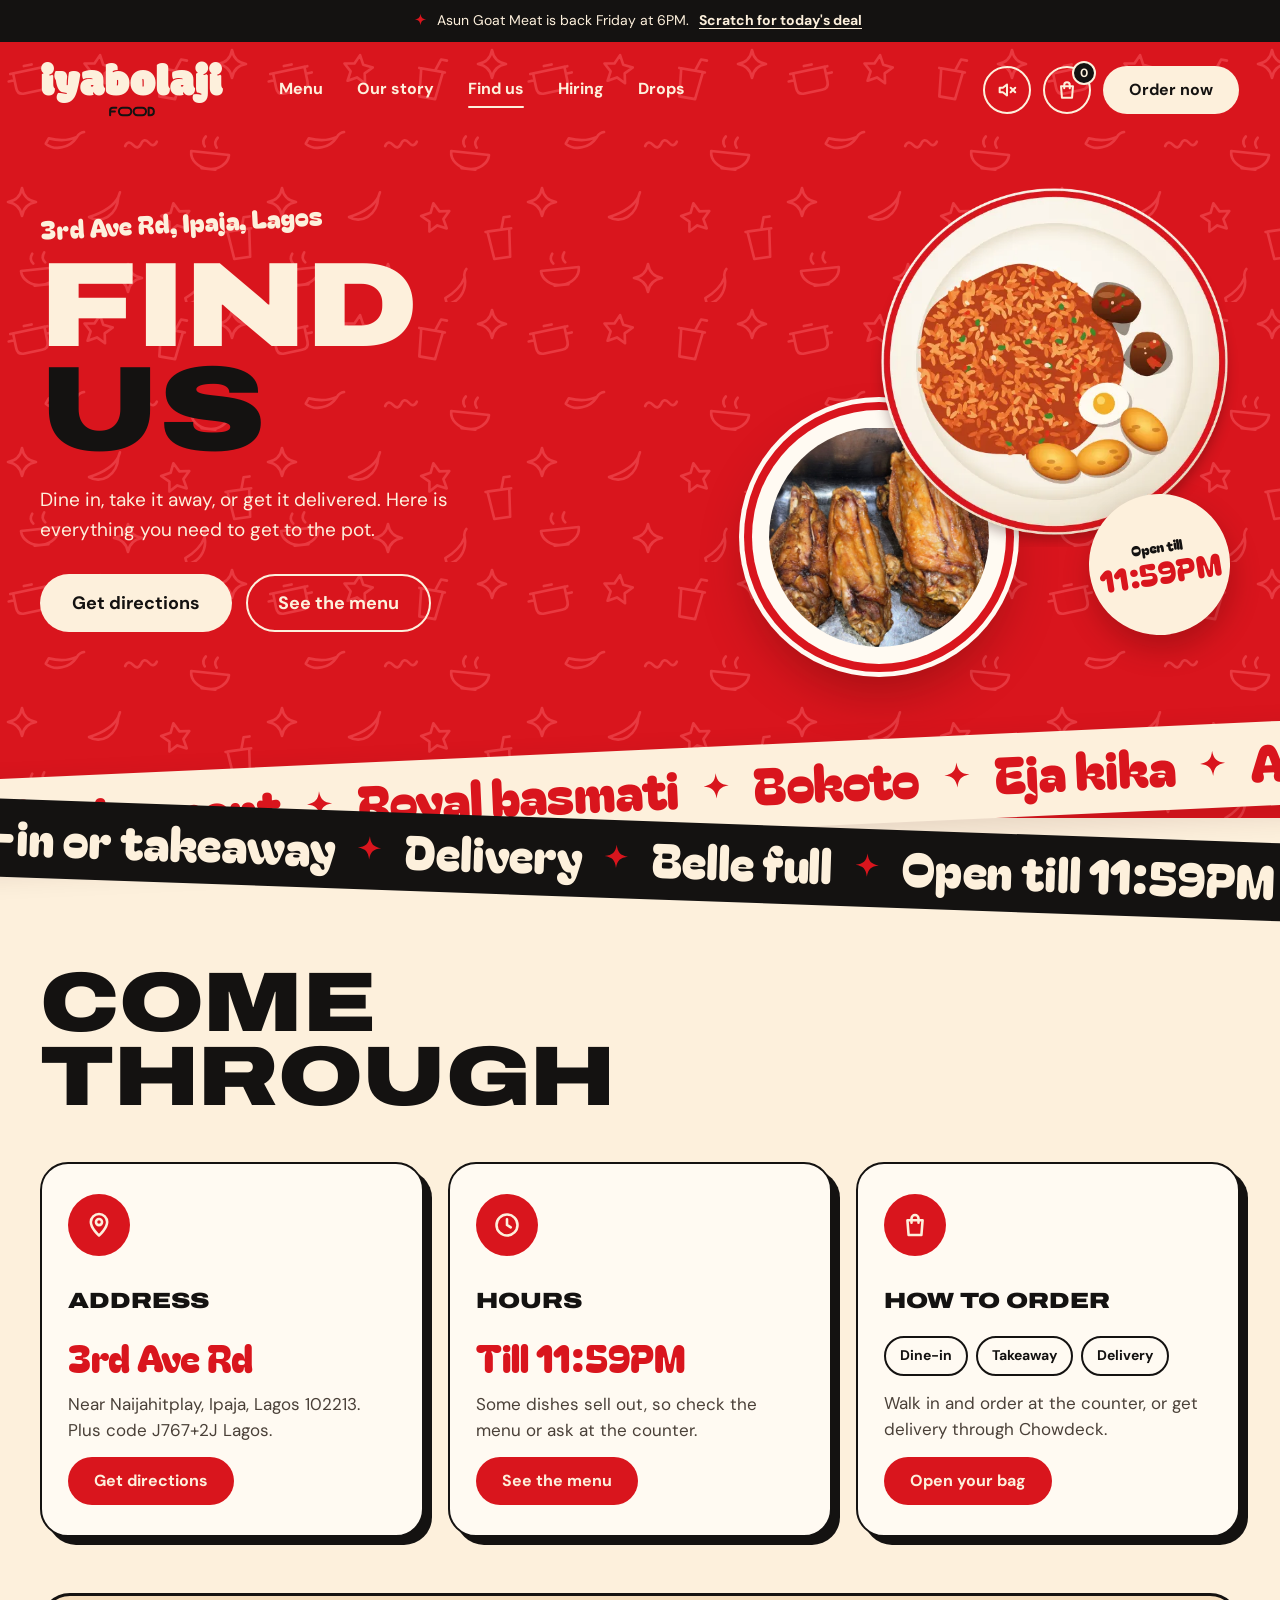
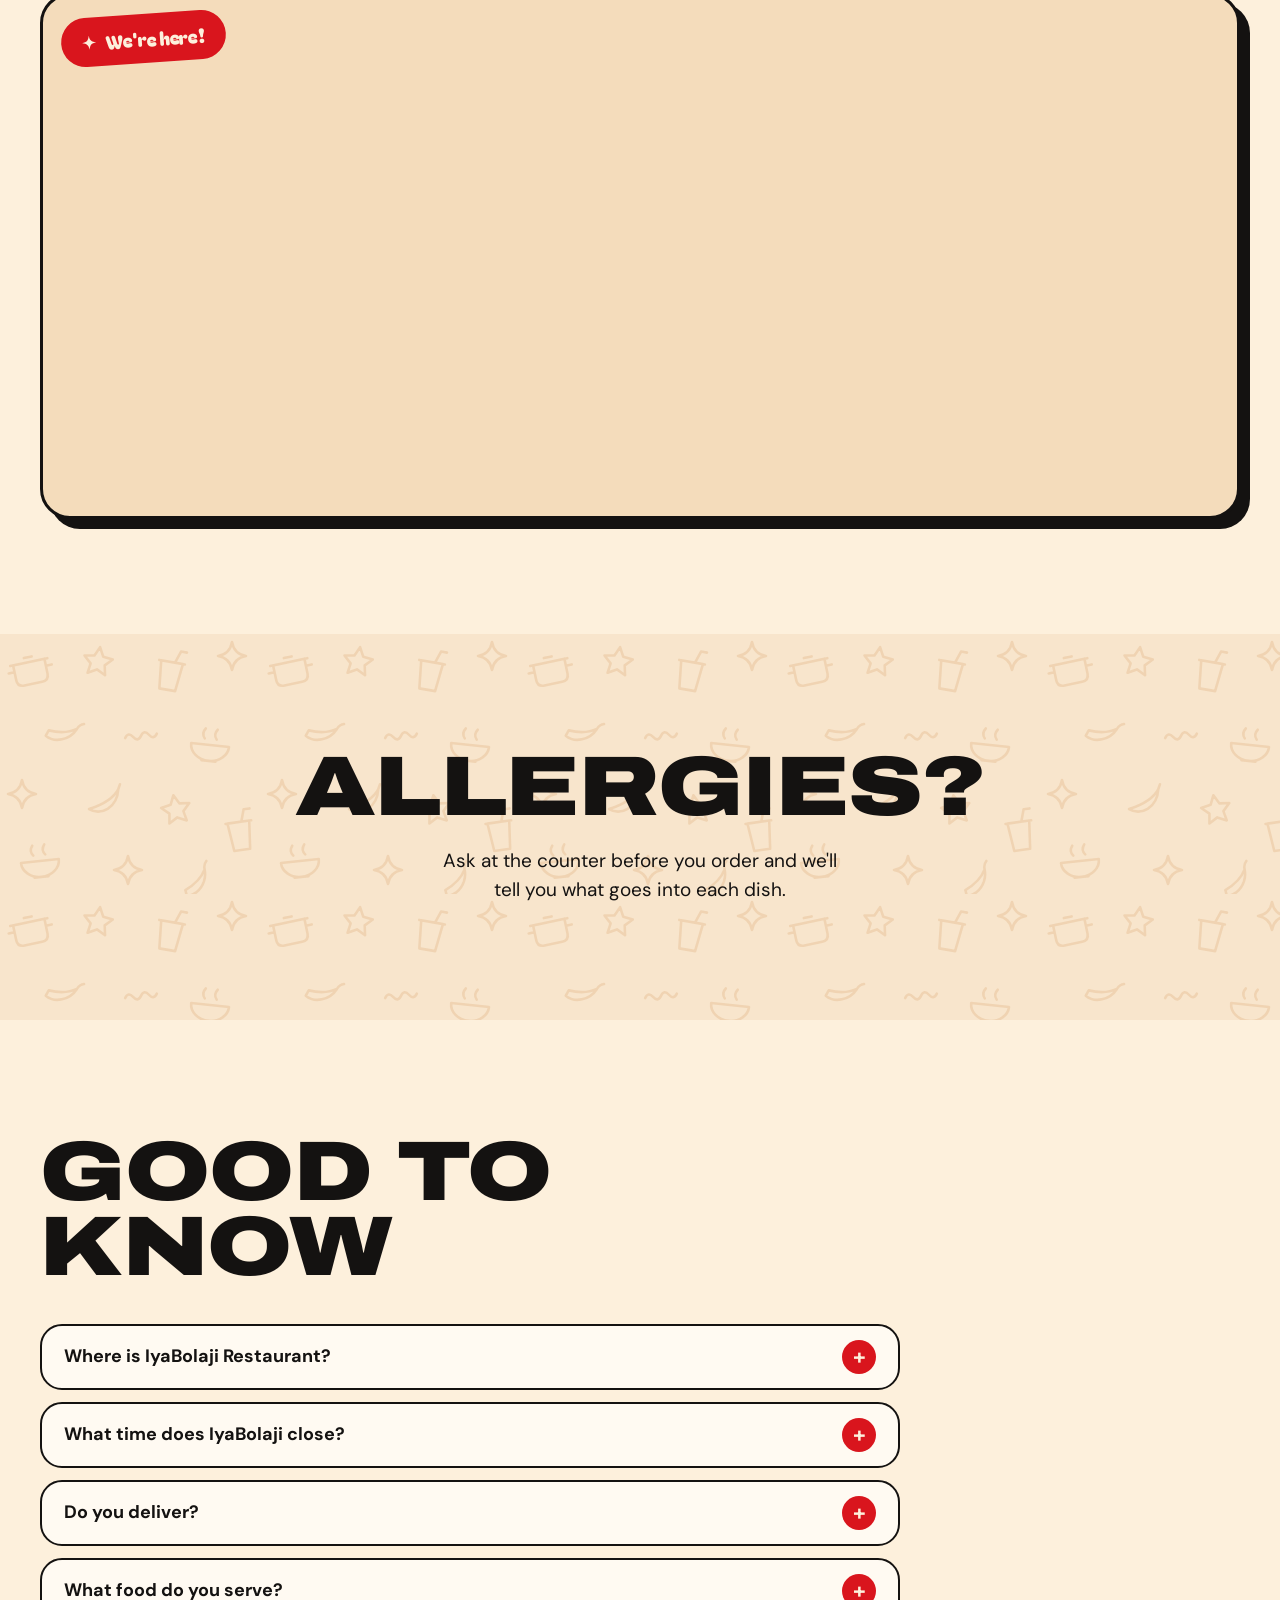
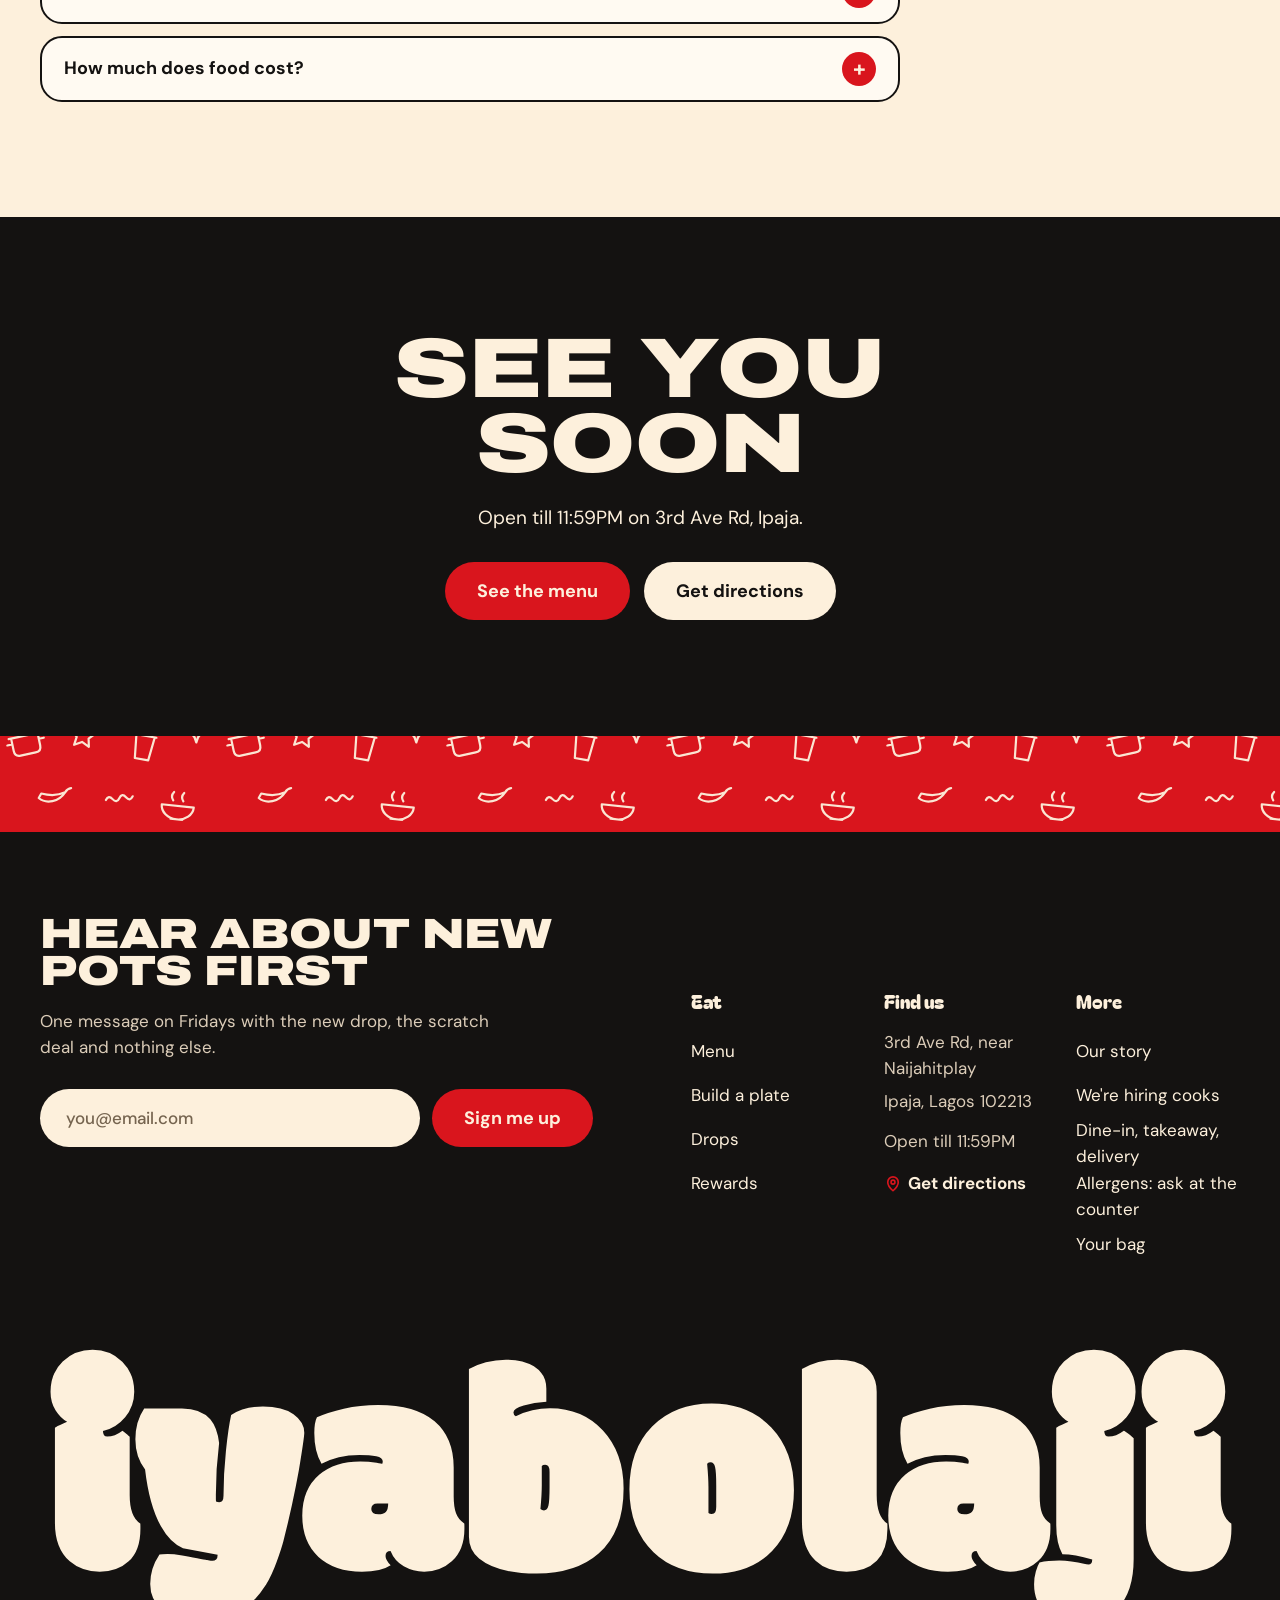
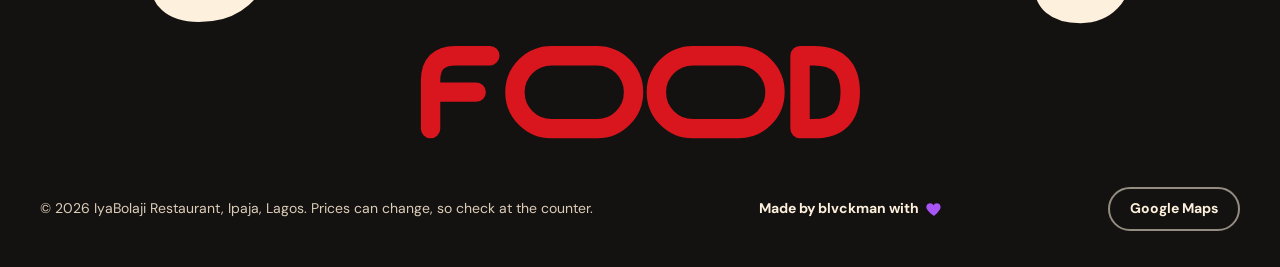
<file: visit.html>
<!doctype html>
<html lang="en-NG">
<head>
  <meta charset="utf-8">
  <meta name="viewport" content="width=device-width, initial-scale=1">
  <script>document.documentElement.classList.add("js"); setTimeout(function () { document.documentElement.classList.add("is-loaded"); }, 2000);</script>
  <title>Find Us: Address & Hours | IyaBolaji Restaurant, Ipaja</title>
  <meta name="description" content="IyaBolaji Restaurant, 3rd Ave Rd, near Naijahitplay, Ipaja, Lagos. Open till 11:59PM for dine-in, takeaway and delivery. Directions, map and FAQs.">
  <meta name="robots" content="index, follow, max-image-preview:large">
  <meta name="theme-color" content="#d9151d">
  <link rel="canonical" href="https://iyabolaji.vercel.app/visit">
  <!-- Link previews (WhatsApp, iMessage, Facebook, X). Image URLs must be absolute. -->
  <meta property="og:type" content="website">
  <meta property="og:site_name" content="IyaBolaji Restaurant">
  <meta property="og:locale" content="en_NG">
  <meta property="og:url" content="https://iyabolaji.vercel.app/visit">
  <meta property="og:title" content="Find Us: Address & Hours | IyaBolaji Restaurant, Ipaja">
  <meta property="og:description" content="IyaBolaji Restaurant, 3rd Ave Rd, near Naijahitplay, Ipaja, Lagos. Open till 11:59PM for dine-in, takeaway and delivery. Directions, map and FAQs.">
  <meta property="og:image" content="https://iyabolaji.vercel.app/assets/og/visit.jpg">
  <meta property="og:image:type" content="image/jpeg">
  <meta property="og:image:width" content="1200">
  <meta property="og:image:height" content="630">
  <meta property="og:image:alt" content="IyaBolaji Food: find us at 3rd Ave Rd, Ipaja, Lagos. Open till 11:59PM.">
  <meta name="twitter:card" content="summary_large_image">
  <meta name="twitter:title" content="Find Us: Address & Hours | IyaBolaji Restaurant, Ipaja">
  <meta name="twitter:description" content="IyaBolaji Restaurant, 3rd Ave Rd, near Naijahitplay, Ipaja, Lagos. Open till 11:59PM for dine-in, takeaway and delivery. Directions, map and FAQs.">
  <meta name="twitter:image" content="https://iyabolaji.vercel.app/assets/og/visit.jpg">
  <link rel="icon" href="assets/favicon.svg" type="image/svg+xml">
  <link rel="apple-touch-icon" href="assets/apple-touch-icon.png">
  <link rel="preconnect" href="https://fonts.googleapis.com">
  <link rel="preconnect" href="https://fonts.gstatic.com" crossorigin>
  <link href="https://fonts.googleapis.com/css2?family=Archivo:wdth,wght@125,800;125,900&family=Bagel+Fat+One&family=DM+Sans:opsz,wght@9..40,400;9..40,500;9..40,700&family=Modak&display=swap" rel="stylesheet">
  <link rel="stylesheet" href="css/styles.css">
  <script src="js/config.js" defer></script>
  <script src="js/data.js" defer></script>
  <script src="js/main.js" defer></script>
  <script type="application/ld+json">
{
  "@context": "https://schema.org",
  "@graph": [
    {
      "@type": "ContactPage",
      "@id": "https://iyabolaji.vercel.app/visit#webpage",
      "url": "https://iyabolaji.vercel.app/visit",
      "name": "Find Us: Address & Hours | IyaBolaji Restaurant, Ipaja",
      "description": "IyaBolaji Restaurant, 3rd Ave Rd, near Naijahitplay, Ipaja, Lagos. Open till 11:59PM for dine-in, takeaway and delivery. Directions, map and FAQs.",
      "isPartOf": {
        "@id": "https://iyabolaji.vercel.app/#website"
      },
      "about": {
        "@id": "https://iyabolaji.vercel.app/#restaurant"
      },
      "inLanguage": "en-NG"
    },
    {
      "@type": "BreadcrumbList",
      "itemListElement": [
        {
          "@type": "ListItem",
          "position": 1,
          "name": "Home",
          "item": "https://iyabolaji.vercel.app/"
        },
        {
          "@type": "ListItem",
          "position": 2,
          "name": "Find us",
          "item": "https://iyabolaji.vercel.app/visit"
        }
      ]
    },
    {
      "@type": "FAQPage",
      "@id": "https://iyabolaji.vercel.app/visit#faq",
      "mainEntity": [
        {
          "@type": "Question",
          "name": "Where is IyaBolaji Restaurant?",
          "acceptedAnswer": {
            "@type": "Answer",
            "text": "We're on 3rd Ave Rd, near Naijahitplay, Ipaja, Lagos 102213. Tap Get directions to open it in Google Maps."
          }
        },
        {
          "@type": "Question",
          "name": "What time does IyaBolaji close?",
          "acceptedAnswer": {
            "@type": "Answer",
            "text": "We're open till 11:59PM. Some dishes sell out during the day, so check the menu before you come."
          }
        },
        {
          "@type": "Question",
          "name": "Do you deliver?",
          "acceptedAnswer": {
            "@type": "Answer",
            "text": "Yes. Order on this website and we'll call you to confirm your delivery and the delivery fee. You can also find us on Chowdeck."
          }
        },
        {
          "@type": "Question",
          "name": "What food do you serve?",
          "acceptedAnswer": {
            "@type": "Answer",
            "text": "Nigerian favourites: jollof, ofada and basmati fried rice combos, amala with ewedu and gbegiri, semo, eba and fufu with egusi or efo riro, peppered turkey, bokoto, asun goat meat, fish, plantain and moimoi."
          }
        },
        {
          "@type": "Question",
          "name": "How much does food cost?",
          "acceptedAnswer": {
            "@type": "Answer",
            "text": "Jollof rice and ofada start at ₦800, swallow and soups at ₦500 each, and full combos cost ₦4,000 to ₦9,000. The menu page always has today's prices."
          }
        }
      ]
    }
  ]
}
  </script>
</head>
<body data-page="visit">
  <svg width="0" height="0" style="position:absolute" aria-hidden="true">
    <symbol id="food-mark" viewBox="0 0 404 88">
      <g fill="none" stroke="currentColor" stroke-width="17" stroke-linecap="round" stroke-linejoin="round">
        <path d="M18 76V34Q18 12 40 12H70M18 44H58"/>
        <rect x="92" y="12" width="104" height="64" rx="32"/>
        <rect x="216" y="12" width="104" height="64" rx="32"/>
        <path d="M342 12V76H354Q386 76 386 44Q386 12 354 12Z"/>
      </g>
    </symbol>
    <symbol id="i-spark" viewBox="0 0 24 24"><path fill="currentColor" d="M12 1.5C13.1 8.6 15.4 10.9 22.5 12 15.4 13.1 13.1 15.4 12 22.5 10.9 15.4 8.6 13.1 1.5 12 8.6 10.9 10.9 8.6 12 1.5Z"/></symbol>
    <symbol id="i-bag" viewBox="0 0 24 24"><g fill="none" stroke="currentColor" stroke-width="2.2" stroke-linecap="round" stroke-linejoin="round"><path d="M5.5 8h13l-1 12.5h-11L5.5 8Z"/><path d="M9 10V6.5a3 3 0 0 1 6 0V10"/></g></symbol>
    <symbol id="i-sound" viewBox="0 0 24 24"><g fill="none" stroke="currentColor" stroke-width="2.2" stroke-linecap="round" stroke-linejoin="round"><path d="M4 9.5v5h3.5L12 18V6L7.5 9.5H4Z"/><path d="M15.5 9a4.5 4.5 0 0 1 0 6M18.3 6.5a8 8 0 0 1 0 11"/></g></symbol>
    <symbol id="i-mute" viewBox="0 0 24 24"><g fill="none" stroke="currentColor" stroke-width="2.2" stroke-linecap="round" stroke-linejoin="round"><path d="M4 9.5v5h3.5L12 18V6L7.5 9.5H4Z"/><path d="M16 9.5l5 5M21 9.5l-5 5"/></g></symbol>
    <symbol id="i-plus" viewBox="0 0 24 24"><path fill="none" stroke="currentColor" stroke-width="2.6" stroke-linecap="round" d="M12 5v14M5 12h14"/></symbol>
    <symbol id="i-minus" viewBox="0 0 24 24"><path fill="none" stroke="currentColor" stroke-width="2.6" stroke-linecap="round" d="M5 12h14"/></symbol>
    <symbol id="i-left" viewBox="0 0 24 24"><path fill="none" stroke="currentColor" stroke-width="2.6" stroke-linecap="round" stroke-linejoin="round" d="M15 5l-7 7 7 7"/></symbol>
    <symbol id="i-right" viewBox="0 0 24 24"><path fill="none" stroke="currentColor" stroke-width="2.6" stroke-linecap="round" stroke-linejoin="round" d="M9 5l7 7-7 7"/></symbol>
    <symbol id="i-menu" viewBox="0 0 24 24"><path fill="none" stroke="currentColor" stroke-width="2.4" stroke-linecap="round" d="M4 7h16M4 12h16M4 17h16"/></symbol>
    <symbol id="i-close" viewBox="0 0 24 24"><path fill="none" stroke="currentColor" stroke-width="2.4" stroke-linecap="round" d="M6 6l12 12M18 6 6 18"/></symbol>
    <symbol id="i-chili" viewBox="0 0 24 24"><path fill="currentColor" d="M3.6 18.4c7.3 2.4 14.4-2.3 15.6-10.4.1-.9-1-1.3-1.5-.6-2.7 3.7-7.5 6.4-12.6 7.6-1.9.4-3.2 2.8-1.5 3.4Z"/><path fill="none" stroke="currentColor" stroke-width="2" stroke-linecap="round" d="M18.6 7.4c.2-1.7 1.2-2.9 2.8-3.5"/></symbol>
    <symbol id="i-napkin" viewBox="0 0 24 24"><path fill="currentColor" d="M3 3h18v11.5L14.5 21H3V3Z"/><path fill="currentColor" opacity=".45" d="M14.5 21v-6.5H21Z"/></symbol>
    <symbol id="i-clock" viewBox="0 0 24 24"><g fill="none" stroke="currentColor" stroke-width="2.2" stroke-linecap="round" stroke-linejoin="round"><circle cx="12" cy="12" r="9"/><path d="M12 7v5l3.2 2"/></g></symbol>
    <symbol id="i-check" viewBox="0 0 24 24"><path fill="none" stroke="currentColor" stroke-width="3" stroke-linecap="round" stroke-linejoin="round" d="M5 12.5 10 17.5 19 7"/></symbol>
    <symbol id="i-pin" viewBox="0 0 24 24"><g fill="none" stroke="currentColor" stroke-width="2.2" stroke-linecap="round" stroke-linejoin="round"><path d="M12 21s7-6.1 7-11.5a7 7 0 1 0-14 0C5 14.9 12 21 12 21Z"/><circle cx="12" cy="9.5" r="2.6"/></g></symbol>
  </svg>

  <a class="skip" href="#main">Skip to content</a>

  <div class="announce">
    <p>
      <svg class="announce-spark" aria-hidden="true"><use href="#i-spark"/></svg>
      Asun Goat Meat is back Friday at 6PM.
      <a href="/#drop">Scratch for today's deal</a>
    </p>
  </div>

  <div class="site-header" id="site-header">
    <nav class="nav container" aria-label="Main" data-intro style="--intro: fade-down">
      <a class="logo" href="/" aria-label="IyaBolaji Food, home">
        <span class="logo-word" aria-hidden="true">iyabolaji</span>
        <svg class="food-mark" aria-hidden="true"><use href="#food-mark"/></svg>
      </a>
      <ul class="nav-links" id="nav-links">
        <li><a href="/menu">Menu</a></li>
        <li><a href="/about">Our story</a></li>
        <li><a href="/visit" aria-current="page">Find us</a></li>
        <li><a href="/careers">Hiring</a></li>
        <li><a href="/#drop">Drops</a></li>
      </ul>
      <div class="nav-actions">
        <button class="icon-btn sound-btn" id="sound" type="button" aria-pressed="false" aria-label="Play kitchen sizzle sound">
          <svg aria-hidden="true"><use href="#i-mute"/></svg>
        </button>
        <button class="icon-btn bag-btn" id="bag-open" type="button" aria-label="Open bag, 0 items">
          <svg aria-hidden="true"><use href="#i-bag"/></svg>
          <span class="bag-count" id="bag-count" aria-hidden="true">0</span>
        </button>
        <a class="btn btn-cream nav-order" href="/menu">Order now</a>
        <button class="icon-btn menu-toggle" id="menu-toggle" type="button" aria-expanded="false" aria-controls="nav-links" aria-label="Open navigation">
          <svg aria-hidden="true"><use href="#i-menu"/></svg>
        </button>
      </div>
    </nav>
  </div>

  <header class="page-hero">
    <div class="container page-hero-grid">
      <div class="page-hero-copy">
        <span class="kicker" data-intro style="--intro: fade-in; --delay: .2s">3rd Ave Rd, Ipaja, Lagos</span>
        <h1 class="page-title" data-split>Find <br><span class="ink">us</span></h1>
        <p class="lede" data-intro style="--delay: .8s">Dine in, take it away, or get it delivered. Here is everything you need to get to the pot.</p>
        <div class="btn-row" data-intro style="--delay: 1s">
          <a class="btn btn-cream btn-lg" href="https://www.google.com/maps/search/?api=1&amp;query=IyaBolaji%20Restaurant%2C%203rd%20Ave%20Rd%2C%20Ipaja%2C%20Lagos" target="_blank" rel="noopener">Get directions</a>
          <a class="btn btn-ghost btn-lg" href="/menu">See the menu</a>
        </div>
      </div>
      <div class="page-hero-visual">
        <img class="plate-main" src="assets/art/jollof-enjoyment.webp" alt="" width="560" height="560" fetchpriority="high" data-intro style="--intro: spin-in; --delay: .35s">
        <img class="plate-side is-photo" src="assets/img/turkey.jpg" alt="" width="1000" height="1000" data-intro style="--intro: pop; --delay: .6s">
        <p class="price-sticker" data-intro style="--intro: pop; --delay: 1.1s"><span>Open till</span><strong>11:59PM</strong></p>
      </div>
    </div>
  </header>

  <div class="ticker" aria-hidden="true">
    <div class="band band-cream">
      <div class="track">
        <span class="half">Jollof enjoyment <svg><use href="#i-spark"/></svg> Royal basmati <svg><use href="#i-spark"/></svg> Bokoto <svg><use href="#i-spark"/></svg> Eja kika <svg><use href="#i-spark"/></svg> Amala feast <svg><use href="#i-spark"/></svg> Asun goat meat <svg><use href="#i-spark"/></svg></span>
        <span class="half">Jollof enjoyment <svg><use href="#i-spark"/></svg> Royal basmati <svg><use href="#i-spark"/></svg> Bokoto <svg><use href="#i-spark"/></svg> Eja kika <svg><use href="#i-spark"/></svg> Amala feast <svg><use href="#i-spark"/></svg> Asun goat meat <svg><use href="#i-spark"/></svg></span>
      </div>
    </div>
    <div class="band band-ink">
      <div class="track reverse">
        <span class="half">Dine-in or takeaway <svg><use href="#i-spark"/></svg> Delivery <svg><use href="#i-spark"/></svg> Belle full <svg><use href="#i-spark"/></svg> Open till 11:59PM <svg><use href="#i-spark"/></svg> Ipaja, Lagos <svg><use href="#i-spark"/></svg></span>
        <span class="half">Dine-in or takeaway <svg><use href="#i-spark"/></svg> Delivery <svg><use href="#i-spark"/></svg> Belle full <svg><use href="#i-spark"/></svg> Open till 11:59PM <svg><use href="#i-spark"/></svg> Ipaja, Lagos <svg><use href="#i-spark"/></svg></span>
      </div>
    </div>
  </div>

  <main id="main">
    <section class="section bg-cream after-ticker" aria-labelledby="visit-title">
      <div class="container">
        <h2 class="display" id="visit-title" data-split>Come <br>through</h2>
        <div class="info-grid" style="margin-top: 48px">
          <article class="info-card" data-reveal>
            <span class="value-icon"><svg aria-hidden="true"><use href="#i-pin"/></svg></span>
            <h3>Address</h3>
            <p class="big">3rd Ave Rd</p>
            <p>Near Naijahitplay, Ipaja, Lagos 102213. <br>Plus code J767+2J Lagos.</p>
            <a class="btn btn-red" href="https://www.google.com/maps/search/?api=1&amp;query=IyaBolaji%20Restaurant%2C%203rd%20Ave%20Rd%2C%20Ipaja%2C%20Lagos" target="_blank" rel="noopener">Get directions</a>
          </article>
          <article class="info-card" data-reveal style="--d: .1s">
            <span class="value-icon"><svg aria-hidden="true"><use href="#i-clock"/></svg></span>
            <h3>Hours</h3>
            <p class="big">Till 11:59PM</p>
            <p>Some dishes sell out, so check the menu or ask at the counter.</p>
            <a class="btn btn-red" href="/menu">See the menu</a>
          </article>
          <article class="info-card" data-reveal style="--d: .2s">
            <span class="value-icon"><svg aria-hidden="true"><use href="#i-bag"/></svg></span>
            <h3>How to order</h3>
            <ul class="service-list"><li>Dine-in</li><li>Takeaway</li><li>Delivery</li></ul>
            <p>Walk in and order at the counter, or get delivery through Chowdeck.</p>
            <div class="btn-row">
              <a class="btn btn-red" data-contact="chowdeck" target="_blank" rel="noopener">Order on Chowdeck</a>
              <a class="btn btn-red" data-contact="whatsapp" target="_blank" rel="noopener">WhatsApp us</a>
              <a class="btn btn-red" data-contact="phone">Call us</a>
              <button class="btn btn-red" type="button" data-open-bag>Open your bag</button>
            </div>
          </article>
        </div>

        <div class="map-wrap" data-reveal>
          <p class="tag-red map-tag"><svg aria-hidden="true"><use href="#i-spark"/></svg> We're here!</p>
          <iframe src="https://maps.google.com/maps?q=IyaBolaji%20Restaurant%2C%203rd%20Ave%20Rd%2C%20Ipaja%2C%20Lagos&amp;z=16&amp;output=embed" title="Map showing IyaBolaji Restaurant on 3rd Ave Rd, Ipaja, Lagos" loading="lazy" referrerpolicy="no-referrer-when-downgrade"></iframe>
        </div>
      </div>
    </section>

    <section class="section bg-peach" id="allergens" aria-labelledby="allergens-title">
      <div class="container center">
        <h2 class="display" id="allergens-title" data-split>Allergies?</h2>
        <p class="lede" data-reveal style="--d: .2s; margin-top: 22px">Ask at the counter before you order and we'll tell you what goes into each dish.</p>
      </div>
    </section>

    <section class="section bg-cream" id="faq" aria-labelledby="faq-title">
      <div class="container">
        <h2 class="display" id="faq-title" data-split>Good to <br>know</h2>
        <div class="faq">
          <details class="faq-item" data-reveal style="--d: 0.00s">
            <summary>Where is IyaBolaji Restaurant?</summary>
            <p>We're on 3rd Ave Rd, near Naijahitplay, Ipaja, Lagos 102213. Tap Get directions to open it in Google Maps.</p>
          </details>
          <details class="faq-item" data-reveal style="--d: 0.06s">
            <summary>What time does IyaBolaji close?</summary>
            <p>We're open till 11:59PM. Some dishes sell out during the day, so check the menu before you come.</p>
          </details>
          <details class="faq-item" data-reveal style="--d: 0.12s">
            <summary>Do you deliver?</summary>
            <p>Yes. Order on this website and we'll call you to confirm your delivery and the delivery fee. You can also find us on Chowdeck.</p>
          </details>
          <details class="faq-item" data-reveal style="--d: 0.18s">
            <summary>What food do you serve?</summary>
            <p>Nigerian favourites: jollof, ofada and basmati fried rice combos, amala with ewedu and gbegiri, semo, eba and fufu with egusi or efo riro, peppered turkey, bokoto, asun goat meat, fish, plantain and moimoi.</p>
          </details>
          <details class="faq-item" data-reveal style="--d: 0.24s">
            <summary>How much does food cost?</summary>
            <p>Jollof rice and ofada start at ₦800, swallow and soups at ₦500 each, and full combos cost ₦4,000 to ₦9,000. The menu page always has today's prices.</p>
          </details>
        </div>
      </div>
    </section>

    <section class="section bg-ink center" aria-labelledby="cta-title">
      <div class="container">
        <h2 class="display" id="cta-title" data-split>See you <br>soon</h2>
        <p class="lede" data-reveal style="--d: .2s; margin-block: 22px 30px">Open till 11:59PM on 3rd Ave Rd, Ipaja.</p>
        <div class="btn-row" data-reveal style="--d: .3s">
          <a class="btn btn-red btn-lg" href="/menu">See the menu</a>
          <a class="btn btn-cream btn-lg" href="https://www.google.com/maps/search/?api=1&amp;query=IyaBolaji%20Restaurant%2C%203rd%20Ave%20Rd%2C%20Ipaja%2C%20Lagos" target="_blank" rel="noopener">Get directions</a>
        </div>
      </div>
    </section>
  </main>

  <footer class="footer" id="find">
    <div class="footer-band" aria-hidden="true"></div>
    <div class="container footer-top">
      <div class="signup" id="signup">
        <h2 class="display" data-split>Hear about new <br>pots first</h2>
        <p data-reveal>One message on Fridays with the new drop, the scratch deal and nothing else.</p>
        <form id="signup-form" novalidate data-reveal style="--d: .15s">
          <label class="sr-only" for="email">Email address</label>
          <div class="signup-row">
            <input id="email" name="email" type="email" placeholder="you@email.com" autocomplete="email" required aria-describedby="form-msg">
            <button class="btn btn-red btn-lg" type="submit">Sign me up</button>
          </div>
          <p class="form-msg" id="form-msg" role="status"></p>
        </form>
      </div>

      <nav class="footer-cols" aria-label="Footer">
        <div data-reveal>
          <h3>Eat</h3>
          <ul>
            <li><a href="/menu">Menu</a></li>
            <li><a href="/#build">Build a plate</a></li>
            <li><a href="/#drop">Drops</a></li>
            <li><a href="#signup">Rewards</a></li>
          </ul>
        </div>
        <div data-reveal style="--d: .15s">
          <h3>Find us</h3>
          <ul>
            <li>3rd Ave Rd, near Naijahitplay</li>
            <li>Ipaja, Lagos 102213</li>
            <li>Open till 11:59PM</li>
            <li><a class="directions" href="https://www.google.com/maps/search/?api=1&amp;query=IyaBolaji%20Restaurant%2C%203rd%20Ave%20Rd%2C%20Ipaja%2C%20Lagos" target="_blank" rel="noopener"><svg aria-hidden="true"><use href="#i-pin"/></svg>Get directions</a></li>
          </ul>
        </div>
        <div data-reveal style="--d: .3s">
          <h3>More</h3>
          <ul>
            <li><a href="/about">Our story</a></li>
            <li><a href="/careers">We're hiring cooks</a></li>
            <li><a href="/visit">Dine-in, takeaway, delivery</a></li>
            <li><a href="/visit#allergens">Allergens: ask at the counter</a></li>
            <li><a href="#bag-open" data-open-bag>Your bag</a></li>
          </ul>
        </div>
      </nav>
    </div>
    <div class="footer-mark" aria-hidden="true">
      <span class="footer-word" data-chars>iyabolaji</span>
      <svg class="food-mark" data-draw><use href="#food-mark"/></svg>
    </div>
    <div class="container footer-base">
      <p>© <span id="year">2026</span> IyaBolaji Restaurant, Ipaja, Lagos. Prices can change, so check at the counter.</p>
      <p class="credit">Made by blvckman with <svg class="heart" viewBox="0 0 24 24" role="img" aria-label="love"><path fill="currentColor" d="M12 21.2s-7.6-4.6-9.7-9.4C.8 8.3 3 4.4 6.7 4.4c2.2 0 3.7 1.2 4.6 2.7.9-1.5 2.4-2.7 4.6-2.7 3.7 0 5.9 3.9 4.4 7.4-2.1 4.8-8.3 9.4-8.3 9.4Z"/></svg></p>
      <ul class="footer-pills" id="footer-pills" aria-label="Find IyaBolaji online">
        <li><a class="pill" href="https://www.google.com/maps/search/?api=1&amp;query=IyaBolaji%20Restaurant%2C%203rd%20Ave%20Rd%2C%20Ipaja%2C%20Lagos" target="_blank" rel="noopener">Google Maps</a></li>
      </ul>
    </div>
  </footer>

  <dialog class="bag-panel" id="bag" aria-labelledby="bag-title">
    <div class="bag-head">
      <h2 id="bag-title">Your bag</h2>
      <button class="icon-btn icon-btn-ink" type="button" id="bag-close" aria-label="Close bag"><svg aria-hidden="true"><use href="#i-close"/></svg></button>
    </div>

    <div class="bag-view" id="bag-view">
      <ul class="bag-list" id="bag-list"></ul>
      <div class="bag-foot">
        <p class="bag-total"><span>Total</span><strong id="bag-total">₦0</strong></p>
        <a class="btn btn-red btn-lg bag-checkout" id="bag-checkout" href="/visit">Visit or call to order</a>
        <p class="bag-note" id="bag-note">Pick up, dine in, or ask about delivery.</p>
      </div>
    </div>

    <form class="bag-view checkout" id="checkout" novalidate hidden>
      <div class="checkout-body">
        <button class="link-btn" type="button" id="checkout-back"><svg aria-hidden="true"><use href="#i-left"/></svg> Back to bag</button>
        <fieldset class="seg">
          <legend>How do you want it?</legend>
          <label><input type="radio" name="type" value="pickup" checked><span>Pickup</span></label>
          <label><input type="radio" name="type" value="delivery"><span>Delivery</span></label>
          <label><input type="radio" name="type" value="dine-in"><span>Dine-in</span></label>
        </fieldset>
        <label class="field">Your name
          <input name="name" autocomplete="name" maxlength="80" required>
        </label>
        <label class="field">Phone number
          <input name="phone" type="tel" inputmode="tel" autocomplete="tel" maxlength="20" placeholder="0801 234 5678" required>
        </label>
        <label class="field" id="address-field" hidden>Delivery address
          <textarea name="address" rows="2" maxlength="300" autocomplete="street-address"></textarea>
        </label>
        <label class="field">Note for the kitchen <span class="hint">Optional</span>
          <textarea name="note" rows="2" maxlength="500" placeholder="Extra pepper, no onions..."></textarea>
        </label>
        <p class="form-error" id="checkout-msg" role="alert"></p>
      </div>
      <div class="bag-foot">
        <p class="bag-total"><span>Total</span><strong id="checkout-total">₦0</strong></p>
        <button class="btn btn-red btn-lg bag-checkout" type="submit" id="place-order">Place order</button>
        <p class="bag-note">We'll call you to confirm your order and payment.</p>
      </div>
    </form>

    <div class="bag-view order-done" id="order-done" hidden>
      <div class="lottie lottie-done" data-lottie="cooking" aria-hidden="true" hidden></div>
      <div class="done-badge" aria-hidden="true"><svg><use href="#i-check"/></svg></div>
      <h3 id="done-title">Order in!</h3>
      <p id="done-text"></p>
      <ul class="done-items" id="done-items"></ul>
      <button class="btn btn-red btn-lg" type="button" id="done-close">Done</button>
    </div>
  </dialog>

  <p class="toast" id="toast" role="status" aria-live="polite"></p>
</body>
</html>
</file>
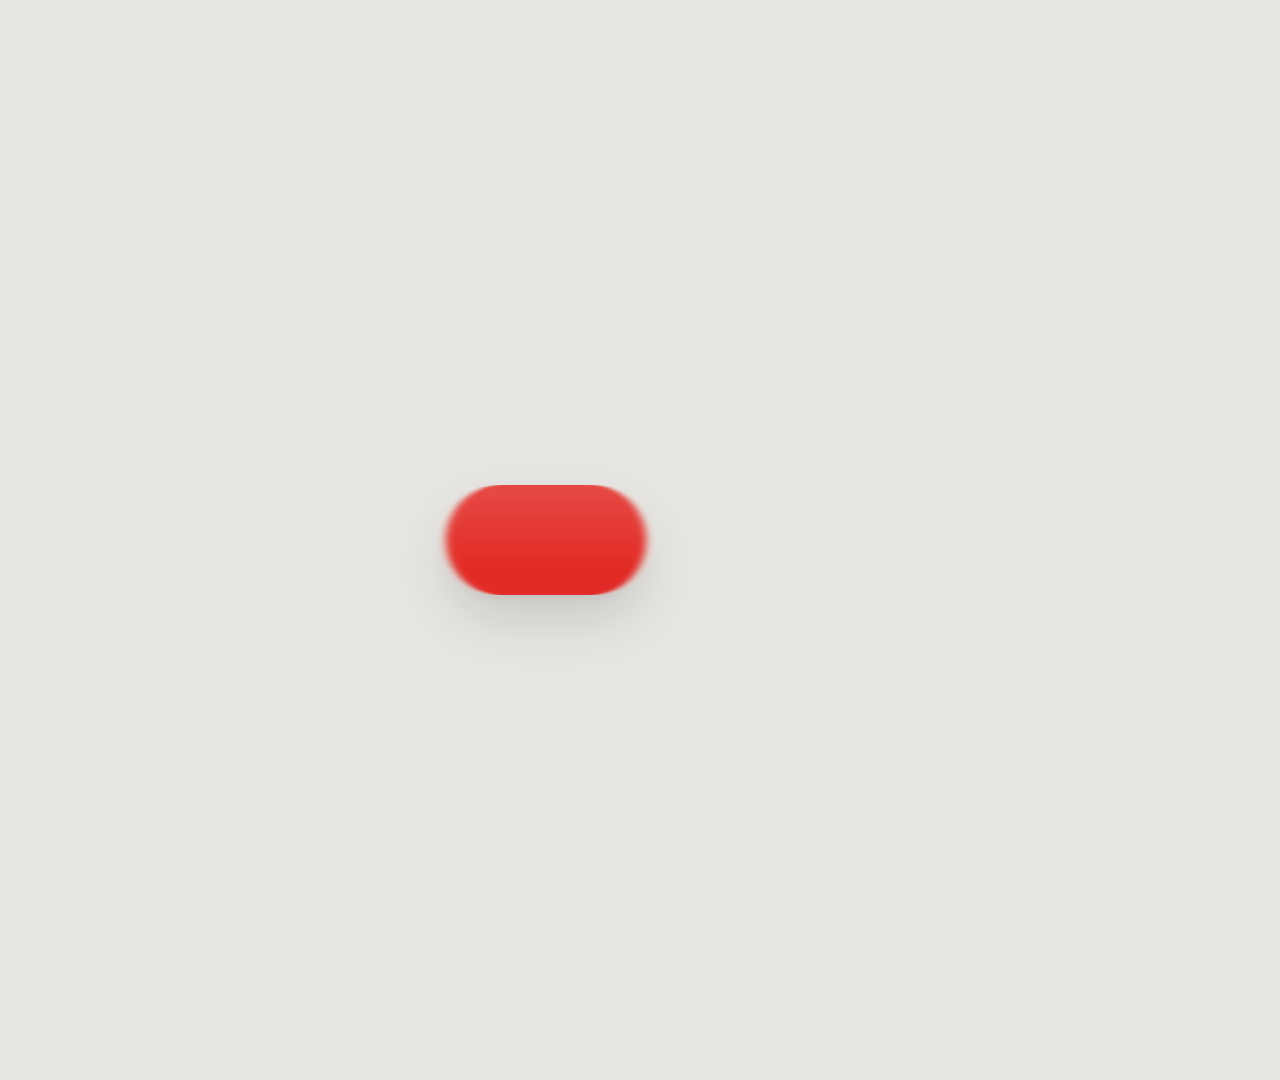
<file: promo/promo.html>
<!doctype html>
<html lang="en">
<head>
<meta charset="utf-8">
<!-- IyaBolaji promo: a shot-for-shot replica of the reference, on the same 20 s of "Body" (146 BPM).
     render(t) draws the frame at t seconds; nothing depends on wall-clock time. -->
<link href="https://fonts.googleapis.com/css2?family=Inter:wght@500;600;700;800&display=block" rel="stylesheet">
<style>
  html, body { margin: 0; background: #e7e5e1; }
  #stage { position: relative; width: 1080px; height: 1080px; overflow: hidden; background: #e7e5e1; font-family: "Inter", sans-serif; color: #151311; }
  .abs { position: absolute; left: 0; top: 0; }
  .box { position: absolute; box-sizing: border-box; }
  #box { overflow: hidden; }
  #inner, #over { position: absolute; left: 0; top: 0; }
  .t { position: absolute; white-space: pre; font-weight: 800; letter-spacing: -0.015em; line-height: 1; }
  .t span { display: inline-block; transform-origin: 50% 70%; }
  .lbl { position: absolute; font-weight: 700; font-size: 27px; color: #8e8983; white-space: nowrap; }
  .emo { position: absolute; display: block; }
  .card { position: absolute; width: 672px; height: 762px; border-radius: 40px; overflow: hidden;
          background: linear-gradient(180deg, #fdfdfc, #f4f3f1); box-shadow: 0 26px 50px rgba(0,0,0,.12), 0 4px 10px rgba(0,0,0,.05); }
  .dish { position: absolute; left: 0; top: 0; width: 672px; height: 762px; }
  .dish .ph { position: absolute; left: 24px; top: 24px; width: 624px; height: 526px; border-radius: 30px; object-fit: cover; }
  .dish .nm { position: absolute; left: 30px; top: 582px; font-weight: 800; font-size: 50px; letter-spacing: -0.02em; white-space: nowrap; }
  .dish .pr { position: absolute; left: 30px; top: 650px; font-weight: 800; font-size: 40px; color: #d9151d; white-space: nowrap; }
  .dish .ht { position: absolute; right: 28px; top: 646px; display: flex; gap: 2px; }
  .dish .ht img { width: 46px; height: 46px; }
  .row { position: absolute; left: 51px; width: 681px; height: 105px; display: flex; align-items: center; gap: 24px; font-size: 38px; font-weight: 600; white-space: nowrap; }
  .row img { width: 105px; height: 105px; border-radius: 18px; object-fit: cover; }
  .row b { margin-left: auto; font-weight: 800; }
  #hand { position: absolute; left: 0; top: 0; width: 98px; height: 98px; z-index: 50; transform-origin: 14px 9px; }
  #fade { position: absolute; inset: 0; background: #e7e5e1; opacity: 0; z-index: 60; }
</style>
</head>
<body>
<svg width="0" height="0" style="position:absolute">
  <defs>
    <filter id="mb0" x="-30%" y="-30%" width="160%" height="160%"><feGaussianBlur stdDeviation="0 0"/></filter>
    <filter id="mb1" x="-30%" y="-30%" width="160%" height="160%"><feGaussianBlur stdDeviation="0 0"/></filter>
    <filter id="mb2" x="-30%" y="-30%" width="160%" height="160%"><feGaussianBlur stdDeviation="0 0"/></filter>
    <filter id="mb3" x="-30%" y="-30%" width="160%" height="160%"><feGaussianBlur stdDeviation="0 0"/></filter>
    <filter id="mb4" x="-30%" y="-30%" width="160%" height="160%"><feGaussianBlur stdDeviation="0 0"/></filter>
    <filter id="mb5" x="-30%" y="-30%" width="160%" height="160%"><feGaussianBlur stdDeviation="0 0"/></filter>
    <filter id="mb6" x="-30%" y="-30%" width="160%" height="160%"><feGaussianBlur stdDeviation="0 0"/></filter>
    <filter id="mb7" x="-30%" y="-30%" width="160%" height="160%"><feGaussianBlur stdDeviation="0 0"/></filter>
  </defs>
</svg>
<div id="stage">
  <div id="cards"></div>
  <div id="box" class="box"><div id="inner"></div></div>
  <div id="over"></div>
  <div id="side" class="card" style="width:405px;height:471px;border-radius:30px">
    <img src="assets/spaghetti.jpg" style="position:absolute;left:14px;top:14px;width:377px;height:300px;border-radius:22px;object-fit:cover;object-position:50% 45%">
    <div style="position:absolute;left:20px;top:330px;font-weight:800;font-size:33px;letter-spacing:-.02em;white-space:nowrap">Stir Fry Spaghetti</div>
    <div style="position:absolute;left:20px;top:376px;font-weight:800;font-size:31px;color:#d9151d">₦2,000</div>
  </div>
  <div id="stagefx" class="abs" style="width:1080px;height:1080px"></div>
  <!-- Small hand cursor, turned sideways; the fingertip is the hotspot at (12, 8) of the box. -->
  <svg id="hand" viewBox="0 0 64 64"><g transform="rotate(-38 12 8)">
    <path d="M14.5 6.5c0-2.6 4.8-2.6 4.8 0v17.2c0-2.7 4.6-2.7 4.6 0v2.3c0-2.6 4.6-2.6 4.6 0v2.6c0-2.5 4.4-2.5 4.4.1v11.5c0 7-4.6 12.4-12.1 12.4h-2.9c-4.7 0-7.6-2.4-10-6.6L1.6 37.4c-1.4-2.4 1.9-4.6 3.7-2.6l4.4 5V6.5z" transform="translate(-4.5 1.5)"
      fill="#fff" stroke="#141211" stroke-width="2.6" stroke-linejoin="round"/>
    <path d="M18 28v8M22.6 28.5v7.5M27.2 30v6" transform="translate(-4.5 1.5)" stroke="#141211" stroke-width="1.6" stroke-linecap="round"/></g></svg>
  <div id="fade"></div>
</div>
<script>
/* ---------- helpers ---------- */
const clamp = (v, a = 0, b = 1) => Math.min(b, Math.max(a, v));
const mix = (a, b, p) => a + (b - a) * p;
const seg = (t, a, b) => clamp((t - a) / (b - a));
const io = (u) => (u < .5 ? 4 * u * u * u : 1 - Math.pow(-2 * u + 2, 3) / 2);
const oc = (u) => 1 - Math.pow(1 - u, 3);
const ic = (u) => u * u * u;
const hash = (i) => { const x = Math.sin(i * 127.1 + 311.7) * 43758.5453; return x - Math.floor(x); };
const rgb = (c) => `rgb(${c.map(Math.round).join(",")})`;
const mixC = (a, b, p) => a.map((v, i) => mix(v, b[i], p));
// Arrives exactly at t1 (still moving), then one small overshoot and settle.
function land(t, t0, t1, over = 0.06, settle = 0.2, e) {
  if (t <= t0) return 0;
  if (t < t1) { const u = (t - t0) / (t1 - t0); return e === "out" ? oc(u) : u * u * (2.2 - 1.2 * u); }
  const s = (t - t1) / settle;
  return s < 1 ? 1 + over * Math.sin(Math.PI * s) * (1 - s) * 1.6 : 1;
}
// Pop: 0 -> overshoot -> 1
function pop(t, t0, dur = 0.12, over = 0.25) {
  if (t <= t0) return 0;
  const u = (t - t0) / dur;
  if (u < 1) return oc(u) * (1 + over * Math.sin(Math.PI * u * 0.5));
  const s = (u - 1) / 1.2;
  return s < 1 ? 1 + over * Math.cos(Math.PI * s * 0.5) * (1 - s) : 1;
}
const $ = (h) => { const d = document.createElement("div"); d.innerHTML = h.trim(); return d.firstElementChild; };
function blur(id, sx, sy) {
  const f = document.querySelector(`#${id} feGaussianBlur`);
  sx = Math.min(36, sx); sy = Math.min(36, sy);
  f.setAttribute("stdDeviation", `${sx.toFixed(2)} ${sy.toFixed(2)}`);
  return sx + sy > 0.4 ? `url(#${id})` : "none";
}
const SHUT = 1 / 120;   // half-frame shutter at 60 fps

/* ---------- colours & container keyframes ---------- */
const RED = [226, 44, 38], WHITE = [250, 250, 249], BLACK = [24, 23, 22], MAP = [221, 217, 212], KRAFT = [196, 151, 97];
// t0 = move starts, t1 = lands. cf = colour crossfade window. sh = top sheen strength.
const K = [
  { t0: -1, t1: 0, x: 546, y: 540, w: 200, h: 110, r: 55, c: RED, sh: .14 },
  { t0: 0.0, t1: 0.2, x: 690, y: 521, w: 618, h: 222, r: 50, c: RED, sh: .14, over: .07, settle: .25, arc: 5, e: "out" },
  { t0: 1.08, t1: 1.24, x: 388, y: 519, w: 651, h: 282, r: 46, c: WHITE, sh: .5, cf: [1.02, 1.42], cfe: "lin", over: .05 },
  { t0: 2.44, t1: 2.6, x: 540, y: 540, w: 780, h: 618, r: 42, c: WHITE, sh: .5, over: .05 },
  { t0: 3.62, t1: 3.86, x: 540, y: 540, w: 900, h: 162, r: 81, c: WHITE, sh: .5, over: .06 },
  { t0: 5.0, t1: 5.2, x: 540, y: 550, w: 672, h: 762, r: 40, c: WHITE, sh: .5, over: .05 },
  { t0: 8.45, t1: 8.62, x: 402, y: 548, w: 582, h: 660, r: 36, c: WHITE, sh: .5, over: .05 },
  { t0: 9.36, t1: 9.52, x: 540, y: 552, w: 600, h: 540, r: 40, c: WHITE, sh: .5, over: 0 },
  { t0: 9.52, t1: 9.72, x: 540, y: 550, w: 780, h: 717, r: 40, c: WHITE, sh: .5, over: .04, settle: .25 },
  { t0: 10.68, t1: 10.8, x: 540, y: 553, w: 789, h: 690, r: 40, c: BLACK, sh: .12, cf: [10.66, 10.8], over: 0 },
  { t0: 10.86, t1: 10.96, x: 540, y: 550, w: 858, h: 297, r: 38, c: BLACK, sh: .12, over: .07, settle: .22 },
  { t0: 11.66, t1: 11.86, x: 540, y: 540, w: 858, h: 780, r: 40, c: MAP, sh: 0, cf: [11.52, 11.7], over: .04 },
  { t0: 12.45, t1: 12.6, x: 540, y: 540, w: 858, h: 780, r: 40, c: KRAFT, sh: 0, cf: [12.45, 12.6], over: 0 },
  { t0: 12.6, t1: 12.78, x: 540, y: 440, w: 420, h: 621, r: 10, c: KRAFT, sh: 0, over: .05 },
  { t0: 13.94, t1: 14.04, x: 540, y: 443, w: 440, h: 630, r: 26, c: WHITE, sh: .5, cf: [13.95, 14.02], over: 0 },
  { t0: 14.04, t1: 14.2, x: 540, y: 540, w: 780, h: 780, r: 40, c: WHITE, sh: .5, over: .04 },
];
function boxAt(t) {
  let i = 0;
  while (i < K.length - 1 && t >= K[i + 1].t0) i++;
  if (i === 0) return { ...K[0], rot: 0 };
  const cur = K[i], prev = K[i - 1];
  const p = land(t, cur.t0, cur.t1, cur.over ?? .05, cur.settle ?? .2, cur.e);
  let c = K[0].c, sh = K[0].sh;
  for (const k of K.slice(1)) {
    const cf = k.cf || [k.t0, k.t1], u = seg(t, cf[0], cf[1]);
    if (u <= 0) break;
    const pc = k.cfe === "out" ? oc(u) : k.cfe === "lin" ? u : io(u);
    c = mixC(c, k.c, pc); sh = mix(sh, k.sh, pc);
  }
  return {
    x: mix(prev.x, cur.x, p), y: mix(prev.y, cur.y, p), w: mix(prev.w, cur.w, p), h: mix(prev.h, cur.h, p),
    r: mix(prev.r, cur.r, clamp(p)), c, sh,
    rot: (cur.arc || 0) * Math.sin(Math.PI * clamp(p)),
  };
}

/* ---------- carousel ---------- */
const PITCH = 759;
const DISHES = [
  { img: "../assets/img/turkey.jpg", name: "Fried Turkey", price: "₦7,000", heat: 2 },
  { img: "assets/spaghetti.jpg", name: "Stir Fry Spaghetti", price: "₦2,000", heat: 2, pos: "50% 40%" },
  { img: "assets/fried-yam.jpg", name: "Fried Yam", price: "Sides", pos: "50% 45%" },
  { img: "../assets/img/fish-pepper-stew.jpg", name: "Fish Pepper Stew", price: "Protein" },
  { img: "assets/logo.png", name: "Full menu", price: "Rice, soups & more", logo: true },
];
const dishHTML = (d) => `<div class="dish">
  <img class="ph" src="${d.img}" style="${d.pos ? `object-position:${d.pos};` : ""}${d.logo ? "object-fit:contain;background:#fff;padding:120px 70px;box-sizing:border-box" : ""}">
  <div class="nm">${d.name}</div><div class="pr">${d.price}</div>
  <div class="ht">${"<img src='assets/emoji/pepper.png'>".repeat(d.heat || 0)}</div></div>`;
const SWIPES = [[6.0, 6.2, 0, 1], [6.3, 6.5, 1, 2], [6.68, 7.06, 2, 3], [7.18, 7.32, 3, 4], [7.55, 8.0, 4, 0]];
function stripPos(t) {
  let v = 0;
  for (const [a, b, f, to] of SWIPES) {
    if (t < a) break;
    if (t < b) return mix(f, to, io((t - a) / (b - a)));
    const s = (t - b) / 0.16;
    v = s < 1 ? to + (to - f) * 0.045 * Math.sin(Math.PI * s) * (1 - s) * 1.6 : to;
  }
  return v;
}

/* ---------- cursor: one continuous path (hotspot coordinates) ---------- */
const CP = [[0.3, 1150, 900], [0.4, 1043, 813], [0.5, 977, 715], [0.6, 902, 627], [0.7, 858, 605], [0.8, 822, 636], [0.9, 814, 680], [1.0, 792, 707],
  [1.1, 773, 711], [1.2, 741, 713], [1.3, 725, 727], [1.6, 611, 711], [1.7, 549, 676], [1.8, 523, 653], [1.842, 524, 652], [1.9, 580, 653],
  [2.0, 659, 653], [2.1, 747, 653], [2.2, 809, 645], [2.3, 844, 600], [2.4, 853, 559], [2.5, 865, 503], [2.6, 867, 451], [2.7, 836, 487],
  [2.8, 792, 553], [2.9, 752, 605], [3.0, 712, 632], [3.1, 691, 649], [3.172, 700, 652], [3.3, 750, 677], [3.5, 902, 694], [3.6, 963, 627],
  [3.7, 1030, 553], [3.8, 1030, 495], [3.9, 1035, 451], [4.0, 1007, 451], [4.1, 998, 451], [4.2, 985, 473], [4.3, 963, 495], [4.4, 932, 517],
  [4.5, 945, 535], [4.6, 938, 545], [4.726, 912, 552], [4.8, 822, 587], [4.9, 680, 570], [5.0, 522, 548], [5.1, 236, 460], [5.2, 227, 372],
  [5.3, 470, 328], [5.4, 747, 275], [5.5, 924, 292], [5.6, 932, 416], [5.7, 875, 570], [5.8, 850, 650], [5.96, 857, 655], [6.12, 640, 665],
  [6.28, 850, 655], [6.44, 640, 660], [6.64, 855, 652], [6.85, 600, 660], [7.15, 835, 650], [7.3, 650, 655], [7.45, 760, 640], [7.6, 800, 636],
  [7.7, 756, 636], [7.8, 712, 636], [7.9, 668, 640], [8.0, 646, 649], [8.1, 624, 665], [8.22, 650, 650], [8.3, 725, 614], [8.4, 804, 539],
  [8.5, 875, 495], [8.6, 902, 504], [8.7, 888, 570], [8.8, 858, 689], [8.9, 814, 764], [9.001, 822, 773], [9.1, 858, 720], [9.2, 910, 610],
  [9.3, 954, 504], [9.4, 998, 416], [9.5, 998, 372], [9.6, 977, 389], [9.7, 932, 420], [9.8, 888, 477], [9.9, 836, 530], [10.0, 800, 574],
  [10.1, 747, 632], [10.2, 703, 685], [10.3, 659, 742], [10.4, 646, 786], [10.48, 652, 800], [10.6, 765, 861], [10.7, 866, 870], [10.8, 977, 892],
  [10.9, 1043, 918], [11.0, 1140, 980]];
const CLICKS = [1.842, 3.172, 4.726, 8.22, 9.001, 10.48];
const DRAGS = [[5.96, 6.12], [6.28, 6.44], [6.64, 6.85], [7.15, 7.3]];
function cr(p0, p1, p2, p3, u) {
  const u2 = u * u, u3 = u2 * u;
  return .5 * (2 * p1 + (-p0 + p2) * u + (2 * p0 - 5 * p1 + 4 * p2 - p3) * u2 + (-p0 + 3 * p1 - 3 * p2 + p3) * u3);
}
function cursorAt(t) {
  if (t <= CP[0][0]) return [CP[0][1], CP[0][2]];
  for (let i = 0; i < CP.length - 1; i++) {
    if (t > CP[i + 1][0]) continue;
    const u = (t - CP[i][0]) / (CP[i + 1][0] - CP[i][0]);
    const q = (j) => CP[clamp(j, 0, CP.length - 1)];
    return [cr(q(i - 1)[1], q(i)[1], q(i + 1)[1], q(i + 2)[1], u), cr(q(i - 1)[2], q(i)[2], q(i + 1)[2], q(i + 2)[2], u)];
  }
  const l = CP[CP.length - 1]; return [l[1], l[2]];
}

/* ---------- build the DOM ---------- */
const stage = document.getElementById("stage"), box = document.getElementById("box"), inner = document.getElementById("inner"),
      over = document.getElementById("over"), fx = document.getElementById("stagefx"), side = document.getElementById("side"),
      hand = document.getElementById("hand"), fade = document.getElementById("fade");

// Wavy text: one span per letter. lines: [{s, x, y (centre), size, color, red: [a,b], t0, step}]
function makeText(parent, s, x, y, size, color, opts = {}) {
  const el = document.createElement("div");
  el.className = "t"; el.style.fontSize = size + "px"; el.style.left = x + "px"; el.style.top = y - size * 0.5 + "px";
  if (opts.center) el.style.transform = "translateX(-50%)";
  const spans = [...s].map((ch, i) => {
    const sp = document.createElement("span"); sp.textContent = ch;
    sp.style.color = opts.red && i >= opts.red[0] && i < opts.red[1] ? (opts.redColor || "#d9151d") : color;
    el.append(sp); return sp;
  });
  parent.append(el);
  return { el, spans, size };
}
function waveLetters(T, t, times, opts = {}) {
  T.spans.forEach((sp, i) => {
    const ti = times[i];
    if (t < ti) { sp.style.opacity = 0; return; }
    const q = land(t, ti, ti + (opts.dur || 0.1), 0.09 + 0.06 * hash(i + 3), 0.1 + 0.05 * hash(i * 7));
    const a = 1 - q;
    const amp = (opts.amp || 1) * T.size / 54;
    const wave = Math.sin(i * 1.1 + t * 18) * 16 * clamp(a) * amp;
    sp.style.opacity = clamp((t - ti) / 0.04);
    sp.style.transform = `translateY(${a * -46 * amp + wave}px) rotate(${a * (hash(i + 11) * 30 - 15)}deg) scale(${1 + a * 0.7})`;
    if (opts.grey) sp.style.color = q < 0.9 ? "#9b968f" : "";
  });
}
function scatter(T, t, t0) {
  T.spans.forEach((sp, i) => {
    const s0 = t0 + hash(i * 5) * 0.05, u = seg(t, s0, s0 + 0.1);
    if (u <= 0) return;
    sp.style.opacity = 1 - u;
    sp.style.transform = `translate(${(hash(i + 2) - .5) * 60 * u}px, ${(hash(i + 9) - .5) * 70 * u}px) rotate(${(hash(i) - .5) * 60 * u}deg) scale(${1 + .4 * u})`;
  });
}
const emo = (parent, src, size) => { const im = document.createElement("img"); im.className = "emo"; im.src = src; im.style.width = im.style.height = size + "px"; parent.append(im); return im; };
const place = (el, x, y, s = 1, extra = "") => { el.style.transform = `translate(${x}px, ${y}px) translate(-50%, -50%) scale(${s}) ${extra}`; };

// Scene: Me bubble (overlay that follows the box)
const me = document.createElement("div"); me.className = "abs"; over.append(me);
const meLbl = $(`<div class="lbl">Me</div>`); me.append(meLbl);
const me1 = makeText(me, "yo what's for", 51, 73, 54, "#fff"), me2 = makeText(me, "dinner", 51, 148, 54, "#fff");
const meEmo = emo(me, "assets/emoji/yum.png", 96);
// Scene: Friend bubble
const fr = document.createElement("div"); fr.className = "abs"; over.append(fr);
const frLbl = $(`<div class="lbl">Friend</div>`); fr.append(frLbl);
const frL = [makeText(fr, "get something", 51, 75, 54, "#151311"), makeText(fr, "from iyabolaji's", 51, 141, 54, "#151311"), makeText(fr, "kitchen", 51, 207, 54, "#151311")];
const frEmo = emo(fr, "assets/emoji/pot.png", 84);
// Scene: Where are you?
const wh = document.createElement("div"); wh.className = "abs"; inner.append(wh);
const whBar = $(`<div style="position:absolute;left:48px;top:357px;width:684px;height:96px;border-radius:22px;background:linear-gradient(180deg,#e8362f,#d41e21);transform-origin:0 50%"></div>`); wh.append(whBar);
const whT = makeText(wh, "Where are you?", 48, 84, 58, "#151311");
const CITIES = ["Abuja", "Benin", "Lagos", "PH"];
const whItems = CITIES.map((c, i) => { const d = $(`<div style="position:absolute;left:84px;top:${[192, 297, 405, 510][i] - 21}px;font-weight:700;font-size:40px;white-space:nowrap">${c}</div>`); wh.append(d); return d; });
// Scene: search
const se = document.createElement("div"); se.className = "abs"; inner.append(se);
const seTxt = $(`<div style="position:absolute;left:60px;top:50px;height:62px;display:flex;align-items:center;font-weight:800;font-size:56px;letter-spacing:-.02em;white-space:pre"><span></span><i style="display:inline-block;width:5px;height:60px;background:#e2261f;margin-left:4px;border-radius:2px"></i></div>`); se.append(seTxt);
const seBtn = $(`<div style="position:absolute;left:0;top:0;width:126px;height:126px;border-radius:50%;background:linear-gradient(180deg,#ea3b33,#d31d20);display:grid;place-items:center"><svg viewBox="0 0 24 24" width="54" height="54" fill="none" stroke="#fff" stroke-width="3" stroke-linecap="round"><circle cx="10.5" cy="10.5" r="6.3"/><path d="M15.3 15.3 20.5 20.5"/></svg></div>`); se.append(seBtn);
const QUERY = "IyaBolaji", TAPS = [3.989, 4.118, 4.25, 4.382, 4.514], TYPED = [1, 3, 5, 7, 9];
// Scene: product card + carousel (card 0 lives in the box; the rest are separate cards)
const pc = document.createElement("div"); pc.className = "abs"; pc.style.transformOrigin = "0 0"; inner.append(pc);
pc.innerHTML = dishHTML(DISHES[0]);
const pcPh = pc.querySelector(".ph"), pcTx = [pc.querySelector(".nm"), pc.querySelector(".pr"), pc.querySelector(".ht")];
const pcFire = emo(pc, "assets/emoji/fire.png", 108);
const cardsEl = document.getElementById("cards");
const others = DISHES.slice(1).map((d) => { const c = $(`<div class="card">${dishHTML(d)}</div>`); cardsEl.append(c); return c; });
// Scene: your order
const od = document.createElement("div"); od.className = "abs"; inner.append(od);
const odT = makeText(od, "Your order", 48, 81, 60, "#151311");
const odRows = [
  $(`<div class="row" style="top:148px"><img src="../assets/img/turkey.jpg"><span>Fried Turkey</span><b>₦7,000</b></div>`),
  $(`<div class="row" style="top:277px"><img src="assets/spaghetti.jpg"><span>Stir Fry Spaghetti</span><b>₦2,000</b></div>`),
  $(`<div class="row" style="top:398px;height:56px;font-size:34px;color:#8e8983;font-weight:500"><span>Prep time</span><b style="color:#151311">21 - 31 min</b></div>`),
];
odRows.forEach((r) => od.append(r));
const odBtn = $(`<div style="position:absolute;left:48px;top:561px;width:684px;height:105px;border-radius:53px;background:linear-gradient(180deg,#e8362f,#d41e21);color:#fff;font-weight:800;font-size:44px;display:grid;place-items:center">Place order</div>`); od.append(odBtn);
// Scene: on the way
const ow = document.createElement("div"); ow.className = "abs"; inner.append(ow);
const owT = makeText(ow, "On the way", 54, 90, 68, "#fff");
const owSub = $(`<div style="position:absolute;left:56px;top:140px;font-weight:600;font-size:36px;color:#bdb8b2;white-space:nowrap">Fresh from Mama's pot</div>`); ow.append(owSub);
const owBar = $(`<div style="position:absolute;left:54px;top:238px;width:750px;height:10px;border-radius:5px;background:#3b3836;overflow:hidden"><div style="width:0;height:100%;border-radius:5px;background:#e2261f"></div></div>`); ow.append(owBar);
// Scene: map
const mp = document.createElement("div"); mp.className = "abs"; inner.append(mp);
mp.innerHTML = `<svg width="858" height="780" viewBox="0 0 858 780" style="position:absolute;left:0;top:0">
  <g stroke="#fff" stroke-width="26" fill="none"><path d="M249 -20V800M639 -20V800M-20 189H880M-20 516H880"/><path d="M-30 715L890 222"/></g>
  <path id="route" d="M89 700C190 590 260 480 360 420S560 330 640 270S700 160 713 128" fill="none" stroke="#e2261f" stroke-width="13" stroke-linecap="round"/></svg>
  <div id="mapLbl" style="position:absolute;left:36px;top:39px;padding:0 22px;height:75px;border-radius:16px;background:#151311;color:#fff;font-weight:700;font-size:30px;display:flex;align-items:center;white-space:nowrap">Rider on the way</div>
  <img id="scooter" src="assets/emoji/scooter.png" style="position:absolute;left:0;top:0;width:96px;height:96px">`;
const route = mp.querySelector("#route"), mapLbl = mp.querySelector("#mapLbl"), scooter = mp.querySelector("#scooter");
// Scene: bag (decor scales with the box)
const bg = document.createElement("div"); bg.className = "abs"; bg.style.transformOrigin = "0 0"; inner.append(bg);
bg.innerHTML = `<div style="position:absolute;left:0;top:0;width:420px;height:621px;background:linear-gradient(90deg,rgba(0,0,0,.13),rgba(255,255,255,.07) 22%,rgba(255,255,255,.04) 70%,rgba(0,0,0,.16))"></div>
  <div style="position:absolute;left:0;top:0;width:420px;height:58px;background:linear-gradient(180deg,rgba(255,255,255,.16),rgba(0,0,0,.06));border-bottom:2px solid rgba(0,0,0,.12)"></div>
  <div style="position:absolute;left:46px;top:58px;width:328px;height:563px;background:linear-gradient(90deg,rgba(0,0,0,.05),rgba(0,0,0,0) 12%,rgba(0,0,0,0) 88%,rgba(0,0,0,.05))"></div>`;
const bgDecor = [...bg.children];
const bagLogo = $(`<img src="assets/logo.png" style="position:absolute;left:0;top:0;width:330px">`); inner.append(bagLogo);
const stars = [0, 1, 2, 3, 4].map(() => { const s = $(`<svg viewBox="0 0 24 24" width="62" height="62" style="position:absolute;left:0;top:0"><path d="M12 2.2l2.95 6.3 6.9.8-5.1 4.7 1.35 6.8L12 17.4l-6.1 3.4 1.35-6.8-5.1-4.7 6.9-.8z" fill="#151311" stroke="#151311" stroke-width="1.2" stroke-linejoin="round"/></svg>`); fx.append(s); return s; });
const STAR_T = [12.87, 13.083, 13.3, 13.51, 13.713], STAR_X = [366, 453, 540, 627, 714];
// Scene: photo with bites
const ph = $(`<img src="../assets/img/turkey.jpg" style="position:absolute;left:0;top:0;object-fit:cover">`); inner.append(ph);
const BITES = [[900, 344, 116, 14.3], [930, 550, 100, 14.5], [890, 752, 116, 14.7]];
const bites = BITES.map(() => { const b = $(`<div style="position:absolute;left:0;top:0;border-radius:50%;background:#e7e5e1"></div>`); fx.append(b); return b; });
const bigBite = [0, 1, 2].map((i) => { const b = $(`<div style="position:absolute;left:0;top:0;border-radius:50%;background:#e7e5e1;opacity:${[1, .45, .2][i]}"></div>`); fx.prepend(b); return b; });
// Scene: closing line
const tx = document.createElement("div"); tx.className = "abs"; tx.style.width = "1080px"; tx.style.height = "1080px"; tx.style.transformOrigin = "540px 545px"; fx.append(tx);
const tx1 = makeText(tx, "The pepper is", 0, 492, 76, "#151311", { red: [4, 10] }), tx2 = makeText(tx, "in every bite", 0, 597, 76, "#151311");
const txEmo = emo(tx, "assets/emoji/yum.png", 112);
// Scene: logo + credit
const logo = $(`<img src="assets/logo.png" style="position:absolute;left:0;top:0;width:780px">`); fx.append(logo);
const cred = makeText(fx, "made by Blvckman", 0, 543, 74, "#151311", { red: [13, 16], redColor: "#ff6410" });

// Measure text so lines can be centred and the credit revealed letter by letter.
let measured = false, tx1W, tx2W, credW, credX = [];
function measure() {
  tx1W = tx1.el.offsetWidth; tx2W = tx2.el.offsetWidth; credW = cred.el.offsetWidth;
  tx1.el.style.left = 540 - tx1W / 2 + "px"; tx2.el.style.left = 540 - tx2W / 2 + "px";
  cred.el.style.left = 540 - credW / 2 + "px";
  credX = cred.spans.map((s) => s.offsetLeft + s.offsetWidth);
  measured = true;
}

/* ---------- render ---------- */
const show = (el, on) => { el.style.display = on ? "" : "none"; };
window.render = function (t) {
  if (!measured) measure();
  // Container
  let g = boxAt(t);
  const carousel = t >= 5.7 && t < 8.45;
  const sp = carousel ? stripPos(t) : 0;
  const spv = carousel ? (stripPos(t + 1 / 240) - stripPos(t - 1 / 240)) * 120 * PITCH : 0;
  if (carousel) g = { ...g, x: g.x - sp * PITCH };
  const ga = boxAt(t - 1 / 240), gb = boxAt(t + 1 / 240);
  const vx = carousel ? spv : (gb.x - ga.x) * 120, vy = (gb.y - ga.y) * 120;
  const boxVis = t < 15.0 ? 1 : 1 - seg(t, 15.0, 15.06);
  const bf = blur("mb0", Math.abs(vx) * SHUT / 2.2, Math.abs(vy) * SHUT / 2.2);
  for (const el of [box, over]) {
    Object.assign(el.style, { left: g.x - g.w / 2 + "px", top: g.y - g.h / 2 + "px", width: g.w + "px", height: g.h + "px",
      transform: `rotate(${g.rot}deg)`, filter: bf, opacity: boxVis, display: boxVis > 0 ? "" : "none" });
  }
  Object.assign(box.style, {
    borderRadius: Math.min(g.r, g.w / 2, g.h / 2) + "px",
    background: `linear-gradient(180deg, rgba(255,255,255,${g.sh}) 0%, rgba(255,255,255,0) 75%), ${rgb(g.c)}`,
    boxShadow: t < 12.45 || t > 13.9 ? "0 26px 50px rgba(0,0,0,.12), 0 4px 10px rgba(0,0,0,.05)" : "0 22px 40px rgba(0,0,0,.14), 0 3px 8px rgba(0,0,0,.06)",
  });

  // Me bubble
  show(me, t >= 0.08 && t < 1.4);
  if (t >= 0.08 && t < 1.4) {
    const tm1 = me1.spans.map((_, i) => 0.07 + i * 0.014), tm2 = me2.spans.map((_, i) => 0.2 + i * 0.016);
    if (t < 1.1) { waveLetters(me1, t, tm1); waveLetters(me2, t, tm2); } else { scatter(me1, t, 1.1); scatter(me2, t, 1.12); }
    meLbl.style.left = g.w - 50 + "px"; meLbl.style.top = "-36px";
    meLbl.style.opacity = seg(t, 0.26, 0.34) * (1 - seg(t, 1.06, 1.14));
    const e = pop(t, 0.6, 0.11, 0.3);
    place(meEmo, g.w - 90, g.h - 72, e);
    meEmo.style.opacity = clamp(e * 4) * (1 - 0.7 * seg(t, 1.08, 1.2)) * (1 - seg(t, 1.28, 1.38));
  }
  // Friend bubble
  show(fr, t >= 1.18 && t < 2.42);
  if (t >= 1.18 && t < 2.42) {
    let n = 0;
    frL.forEach((L) => { waveLetters(L, t, L.spans.map(() => 1.19 + (n++) * 0.0095)); });
    frLbl.style.left = "30px"; frLbl.style.top = "-37px"; frLbl.style.opacity = seg(t, 1.18, 1.26);
    place(frEmo, g.w - 90, g.h - 69, pop(t, 1.47, 0.1, 0.3));
    const out = seg(t, 2.22, 2.38);
    fr.style.opacity = 1 - out; fr.style.filter = out > 0 ? `grayscale(1) brightness(${1 + out * 1.4})` : "";
  }
  // Where are you?
  show(wh, t >= 2.6 && t < 3.68);
  if (t >= 2.6 && t < 3.68) {
    waveLetters(whT, t, whT.spans.map((_, i) => 2.64 + i * 0.016), { grey: true });
    whItems.forEach((it, i) => {
      const s0 = [2.96, 3.02, 3.07, 3.13][i], u = oc(seg(t, s0, s0 + 0.12));
      it.style.opacity = u; it.style.transform = `translateX(${(1 - u) * -30}px)`;
      it.style.color = i === 2 && t >= 3.2 ? "#fff" : u < 1 ? "#9b968f" : "#151311";
    });
    const b = oc(seg(t, 3.17, 3.3));
    whBar.style.transform = `scaleX(${b})`; whBar.style.opacity = b > 0 ? 1 : 0;
    whBar.style.webkitMaskImage = b < 1 ? "linear-gradient(90deg,#000 85%,transparent)" : "none";
    wh.style.opacity = 1 - seg(t, 3.55, 3.66);
  }
  // Search
  show(se, t >= 3.86 && t < 4.98);
  if (t >= 3.86 && t < 4.98) {
    let n = 0; TAPS.forEach((tp, i) => { if (t >= tp) n = TYPED[i]; });
    seTxt.firstElementChild.textContent = QUERY.slice(0, n);
    const grow = t < 4.05 ? 0.59 * pop(t, 3.9, 0.1, 0.2) : mix(0.59, 1, land(t, 4.04, 4.13, 0.08, 0.15));
    const press = Math.sin(Math.PI * seg(t, 4.726, 4.886));
    seBtn.style.transform = `translate(${819 - 63}px, ${81 - 63}px) scale(${grow * (1 - 0.1 * press)})`;
    se.style.opacity = 1 - seg(t, 4.84, 4.95);
  }
  // Product card (card 0 in the box) and the rest of the carousel
  const pcOn = t >= 5.16 && t < 9.47;
  show(pc, pcOn);
  if (pcOn) {
    const s = g.w / 672;
    pc.style.transform = `scale(${s})`;
    const ip = oc(seg(t, 5.18, 5.3));
    pcPh.style.opacity = ip; pcPh.style.transform = `scale(${1.06 - 0.06 * ip})`;
    pcTx.forEach((e, i) => { const u = oc(seg(t, 5.27 + i * 0.03, 5.4 + i * 0.03)); e.style.opacity = u; e.style.transform = `translateY(${(1 - u) * 14}px)`; });
    place(pcFire, 586, 86, pop(t, 5.36, 0.12, 0.3));
    pc.style.opacity = 1 - seg(t, 9.36, 9.46);
  }
  const cbf = blur("mb1", Math.abs(spv) * SHUT / 2.2, 0);
  others.forEach((c, j) => {
    const i = j + 1, x = 540 + (i - sp) * PITCH;
    const vis = carousel && x > -400 && x < 1480;
    show(c, vis);
    if (!vis) return;
    c.style.transform = `translate(${x - 336}px, ${550 - 381}px)`;
    c.style.opacity = seg(t, 5.78, 5.9) * (1 - seg(t, 8.3, 8.44));
    c.style.filter = cbf;
  });
  // Side card: flies in, gets tapped, merges into the order card
  const sideOn = t >= 8.46 && t < 9.5;
  show(side, sideOn);
  if (sideOn) {
    const p = land(t, 8.5, 8.66, 0.07, 0.2), m = io(seg(t, 9.36, 9.5));
    const x = mix(mix(600, 844, p), 560, m), y = mix(mix(560, 566, p), 552, m);
    const press = Math.sin(Math.PI * seg(t, 9.001, 9.161));
    const pa = land(t - 1 / 240, 8.5, 8.66, 0.07, 0.2), pb = land(t + 1 / 240, 8.5, 8.66, 0.07, 0.2);
    const mvx = (pb - pa) * 120 * 244 + (io(seg(t + 1 / 240, 9.36, 9.5)) - io(seg(t - 1 / 240, 9.36, 9.5))) * 120 * -284;
    side.style.transform = `translate(${x - 202.5}px, ${y - 235.5}px) rotate(${(1 - clamp(p)) * 6}deg) scale(${(0.4 + 0.6 * p) * (1 - 0.03 * press) * (1 - 0.15 * m)})`;
    side.style.opacity = clamp(p * 4) * (1 - m);
    side.style.filter = blur("mb2", Math.abs(mvx) * SHUT / 2.2, 0);
  }
  // Your order
  show(od, t >= 9.94 && t < 10.7);
  if (t >= 9.94 && t < 10.7) {
    waveLetters(odT, t, odT.spans.map((_, i) => 9.97 + i * 0.016), { grey: true });
    odRows.forEach((r, i) => { const u = oc(seg(t, [10.04, 10.1, 10.16][i], [10.04, 10.1, 10.16][i] + 0.12)); r.style.opacity = u; r.style.transform = `translateY(${(1 - u) * 16}px)`; });
    const bp = pop(t, 9.98, 0.12, 0.12), press = Math.sin(Math.PI * seg(t, 10.48, 10.64));
    odBtn.style.transform = `scale(${mix(0.4, 1, bp) * (1 - 0.05 * press)}, ${mix(0.12, 1, bp) * (1 - 0.05 * press)})`;
    odBtn.style.opacity = clamp(bp * 3);
    od.style.opacity = 1 - seg(t, 10.58, 10.68);
  }
  // On the way
  show(ow, t >= 10.96 && t < 11.7);
  if (t >= 10.96 && t < 11.7) {
    waveLetters(owT, t, owT.spans.map((_, i) => 10.98 + i * 0.013));
    owSub.style.opacity = seg(t, 11.08, 11.18); owBar.style.opacity = seg(t, 11.08, 11.16);
    owBar.firstElementChild.style.width = 750 * Math.pow(seg(t, 11.1, 11.7), 1.7) + "px";
    ow.style.opacity = 1 - seg(t, 11.52, 11.66);
    ow.style.top = (g.h - 297) / 2 + "px";
  }
  // Map with the rider
  show(mp, t >= 11.66 && t < 12.6);
  if (t >= 11.66 && t < 12.6) {
    mp.style.top = (g.h - 780) / 2 + "px";
    mp.style.opacity = seg(t, 11.66, 11.74) * (1 - seg(t, 12.45, 12.56));
    mapLbl.style.opacity = seg(t, 11.88, 11.98);
    const u = io(seg(t, 11.95, 12.45)), L = route.getTotalLength(), pt = route.getPointAtLength(L * u);
    route.style.strokeDasharray = `${L} ${L}`; route.style.strokeDashoffset = L * (1 - u);
    route.style.opacity = t >= 11.95 ? 1 : 0;
    const sc = pop(t, 11.82, 0.1, 0.25);
    scooter.style.transform = `translate(${pt.x - 48}px, ${pt.y - 70}px) scale(${sc})`;
  }
  // Bag with the logo, then the stars
  const bagOn = t >= 12.55 && t < 14.0;
  show(bg, bagOn); show(bagLogo, bagOn);
  if (bagOn) {
    bg.style.transform = `scale(${g.w / 420}, ${g.h / 621})`;
    bgDecor.forEach((d) => (d.style.opacity = seg(t, 12.62, 12.76)));
    const lw = g.w * 0.76;
    bagLogo.style.width = lw + "px";
    bagLogo.style.transform = `translate(${(g.w - lw) / 2}px, ${g.h * 0.42 - lw * 787 / 2345 / 2}px)`;
    const o = seg(t, 12.55, 12.64) * (1 - seg(t, 13.9, 13.98));
    bagLogo.style.opacity = o; bg.style.opacity = 1 - seg(t, 13.9, 13.98);
  }
  stars.forEach((s, i) => {
    const on = t >= STAR_T[i] && t < 14.05;
    show(s, on);
    if (!on) return;
    const fly = oc(seg(t, 13.86 + i * 0.012, 14.02 + i * 0.012));
    const sc = pop(t, STAR_T[i], 0.1, 0.45);
    s.style.transform = `translate(${STAR_X[i] - 31 - fly * (110 + i * 45)}px, ${852 - 31 + fly * (330 - i * 25)}px) rotate(${-fly * 50}deg) scale(${sc * (1 - 0.3 * fly)})`;
    s.style.opacity = 1 - fly;
    s.style.filter = fly > 0 && fly < 1 ? blur("mb" + (3 + Math.min(i, 4)), 0, 0) : "none";
  });
  // Photo card and the bites
  const phOn = t >= 13.9 && t < 15.06;
  show(ph, phOn);
  if (phOn) { ph.style.width = g.w + "px"; ph.style.height = g.h + "px"; ph.style.opacity = seg(t, 13.95, 14.02); }
  BITES.forEach(([x, y, r, tb], i) => {
    const on = t >= tb && t < 15.06; show(bites[i], on); if (!on) return;
    const s = oc(seg(t, tb, tb + 0.06));
    Object.assign(bites[i].style, { width: 2 * r + "px", height: 2 * r + "px", transform: `translate(${x - r}px, ${y - r}px) scale(${s})` });
    bites[i].style.zIndex = 2;
  });
  bigBite.forEach((b, i) => {
    const u = seg(t, 14.82, 14.98), on = t >= 14.82 && t < 15.06 && (i === 0 || u < 1); show(b, on); if (!on) return;
    const r = 760 * io(u) * [1, 1.1, 1.2][i] + 4;
    Object.assign(b.style, { width: 2 * r + "px", height: 2 * r + "px", transform: `translate(${970 - r}px, ${550 - r}px)`, zIndex: 3 });
  });
  // Closing line: "The pepper is / in every bite 😋"
  show(tx, t >= 15.06 && t < 16.08);
  if (t >= 15.06 && t < 16.08) {
    const wordTimes = (T, starts) => { const out = []; let w = 0, k = 0; [...T.spans].forEach((sp) => { if (sp.textContent === " ") { w++; k = 0; out.push(starts[w - 1]); return; } out.push(starts[w] + (k++) * 0.018); }); return out; };
    waveLetters(tx1, t, wordTimes(tx1, [15.08, 15.12, 15.2]), { amp: 1.1 });
    waveLetters(tx2, t, wordTimes(tx2, [15.29, 15.37, 15.47]), { amp: 1.1 });
    place(txEmo, 540 + tx2W / 2 + 105, 595, pop(t, 15.18, 0.12, 0.3));
    const z = io(seg(t, 15.94, 16.05));
    tx.style.transform = `scale(${1 - 0.82 * z})`; tx.style.opacity = 1 - seg(t, 15.98, 16.06);
    tx.style.filter = z > 0 ? blur("mb7", 10 * z, 4 * z) : "none";
  }
  // Logo: zooms in, slides left and shrinks, rides the typing, leaves
  show(logo, t >= 16.02 && t < 18.2);
  if (t >= 16.02 && t < 18.2) {
    const zin = land(t, 16.02, 16.17, 0.12, 0.2);
    let x = 540, w = 780 * mix(0.25, 1, zin);
    const sl = land(t, 16.85, 17.0, 0.06, 0.18);
    x = mix(540, 170, sl); w = mix(w, 170, clamp(sl));
    const ride = io(seg(t, 17.3, 17.9));
    const tLeft = 540 - credW / 2;
    const xEnd = tLeft + credW + 14 + 85;
    x = mix(x, xEnd, ride) + 90 * oc(seg(t, 18.03, 18.18));
    const lb = blur("mb6", Math.abs(t > 16.84 && t < 17.05 ? 2600 * Math.sin(Math.PI * seg(t, 16.85, 17.0)) : 0) * SHUT / 2.2 + (zin < 0.9 ? 6 * (1 - zin) : 0), zin < 0.9 ? 6 * (1 - zin) : 0);
    logo.style.width = w + "px";
    logo.style.transform = `translate(${x - w / 2}px, ${540 - w * 787 / 2345 / 2}px)`;
    logo.style.filter = lb;
    logo.style.opacity = clamp((t - 16.02) / 0.05) * (1 - seg(t, 18.04, 18.18));
    // Credit letters appear as the logo's left edge passes them
    const edge = x - w / 2 - 6 - tLeft;
    cred.spans.forEach((sp, i) => { const on = t >= 17.3 && credX[i] < edge; sp.style.opacity = on ? 1 : 0; });
  }
  show(cred.el, t >= 17.3);
  if (t >= 18.2) cred.spans.forEach((sp) => (sp.style.opacity = 1));

  // Cursor
  const [cx, cy] = cursorAt(t);
  let cs = 1;
  for (const c of CLICKS) { const d = (t - c + 0.02) / 0.12; if (d > 0 && d < 1) cs = 1 - 0.14 * Math.sin(Math.PI * d); }
  for (const [a, b] of DRAGS) if (t > a - 0.02 && t < b + 0.02) cs = 0.88;
  hand.style.transform = `translate(${cx - 14}px, ${cy - 9}px) scale(${cs})`;
  show(hand, t >= 0.3 && t < 11.05);

  fade.style.opacity = seg(t, 19.45, 19.95);
};
window.render(0);
</script>
</body>
</html>
</file>
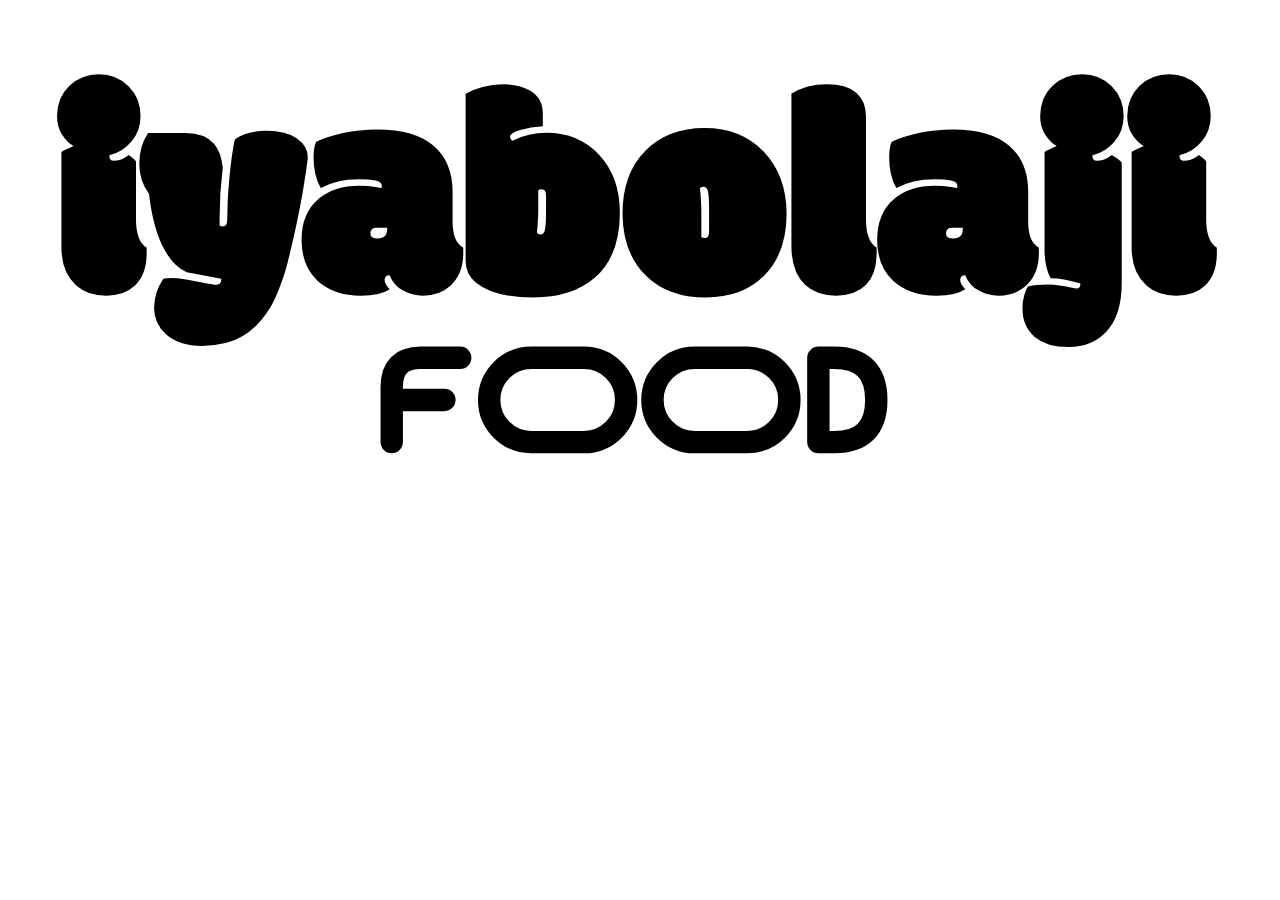
<file: tools/logo.html>
<!doctype html>
<!-- Renders the IyaBolaji logo lockup. tools/export_logos.js screenshots it into assets/brand/. -->
<html lang="en">
<head>
<meta charset="utf-8">
<link href="https://fonts.googleapis.com/css2?family=Modak&display=block" rel="stylesheet">
<style>
  html, body { margin: 0; background: transparent; }
  .lockup { display: inline-flex; flex-direction: column; align-items: center; padding: 40px 56px 48px; }
  .word { font-family: "Modak", sans-serif; font-size: 300px; line-height: .74; padding-top: 70px; letter-spacing: -.012em; }
  .mark { width: 46%; height: auto; aspect-ratio: 404 / 88; margin-top: 10px; }
</style>
</head>
<body>
  <div class="lockup" id="lockup">
    <span class="word">iyabolaji</span>
    <svg class="mark" viewBox="0 0 404 88" aria-hidden="true">
      <g fill="none" stroke="currentColor" stroke-width="17" stroke-linecap="round" stroke-linejoin="round">
        <path d="M18 76V34Q18 12 40 12H70M18 44H58"/>
        <rect x="92" y="12" width="104" height="64" rx="32"/>
        <rect x="216" y="12" width="104" height="64" rx="32"/>
        <path d="M342 12V76H354Q386 76 386 44Q386 12 354 12Z"/>
      </g>
    </svg>
  </div>
</body>
</html>
</file>
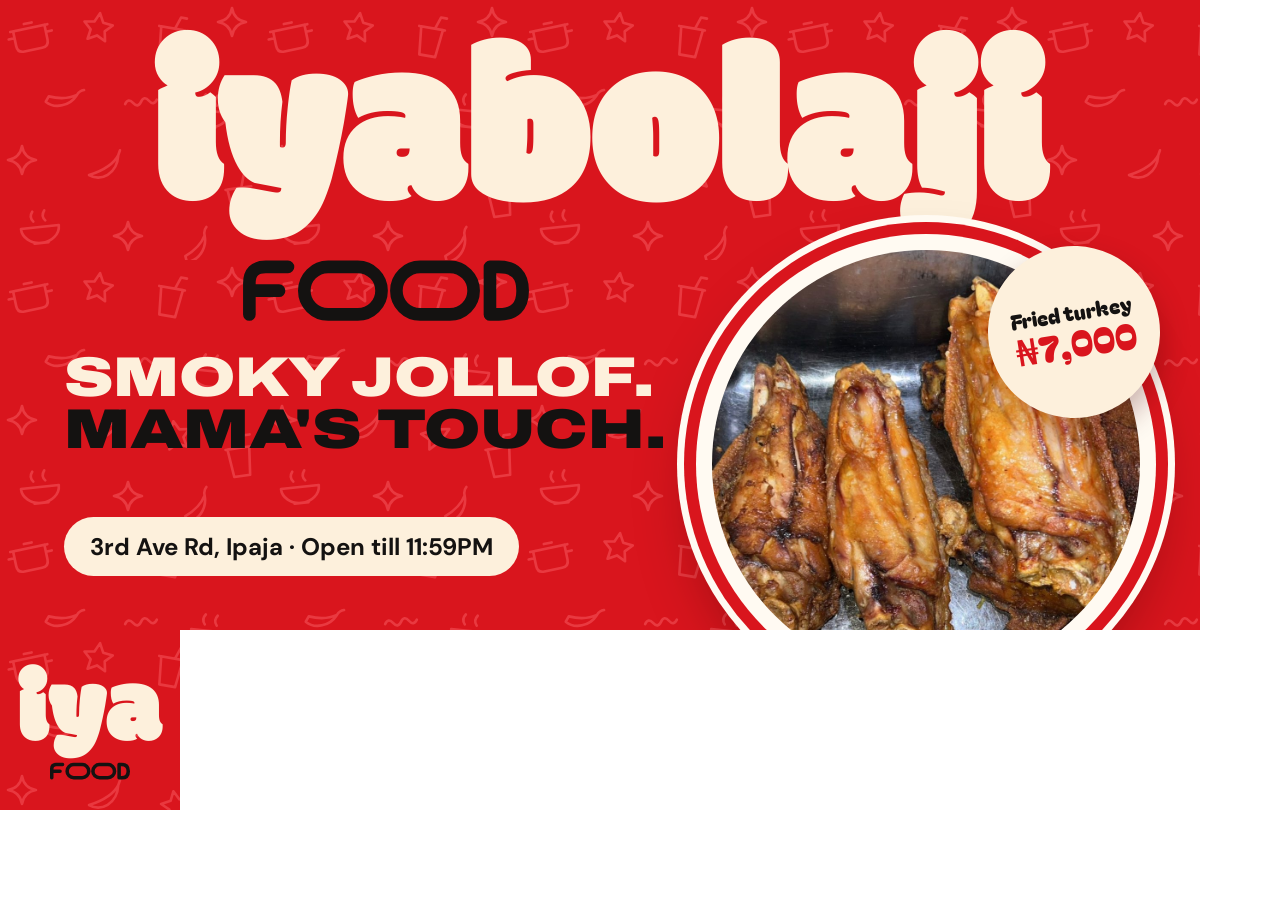
<file: tools/og.html>
<!doctype html>
<!-- Template for the link-preview images and the home-screen icon.
     tools/export_og.js fills it in for each page and screenshots it into assets/. -->
<html lang="en">
<head>
<meta charset="utf-8">
<link href="https://fonts.googleapis.com/css2?family=Archivo:wdth,wght@125,900&family=Bagel+Fat+One&family=DM+Sans:wght@700&family=Modak&display=block" rel="stylesheet">
<style>
  :root { --red: #d9151d; --cream: #fdf0dc; --ink: #141211; --paper: #fffaf2; }
  html, body { margin: 0; }
  .tile { position: relative; overflow: hidden; color: var(--cream); background: var(--red) url("../assets/patterns/on-red.svg") 0 0 / 260px; }

  #card { width: 1200px; height: 630px; font-family: "DM Sans", sans-serif; }
  .word { position: absolute; left: 0; right: 0; top: 58px; margin: 0; text-align: center; font-family: "Modak"; font-weight: 400; font-size: 232px; line-height: .74; letter-spacing: -.012em; }
  .food { position: absolute; left: 236px; top: 258px; width: 300px; height: auto; color: var(--ink); }
  .title { position: absolute; left: 64px; top: 352px; margin: 0; font-family: "Archivo"; font-weight: 900; font-stretch: 125%; text-transform: uppercase; font-size: 56px; line-height: .92; }
  .title span { display: block; white-space: nowrap; }
  .title .ink { color: var(--ink); }
  .pill { position: absolute; left: 64px; bottom: 54px; margin: 0; padding: 14px 26px; border-radius: 999px; background: var(--cream); color: var(--ink); font-weight: 700; font-size: 24px; }
  .plate { position: absolute; right: 44px; bottom: -64px; width: 460px; height: 460px; box-sizing: border-box; padding: 16px; border-radius: 50%; object-fit: cover; background: var(--paper); box-shadow: 0 0 0 12px var(--red), 0 0 0 19px var(--paper), 0 30px 60px rgba(60, 0, 0, .4); }
  .plate.art { right: 14px; bottom: -96px; width: 530px; height: 530px; padding: 0; border-radius: 0; object-fit: contain; background: none; box-shadow: none; }
  .sticker { position: absolute; right: 40px; top: 246px; display: grid; place-content: center; width: 172px; height: 172px; margin: 0; border-radius: 50%; text-align: center; background: var(--cream); color: var(--ink); transform: rotate(-9deg); box-shadow: 0 14px 28px rgba(80, 5, 5, .3); }
  .sticker span { font-family: "Bagel Fat One"; font-size: 21px; line-height: 1.05; }
  .sticker strong { font-family: "Bagel Fat One"; font-weight: 400; font-size: 36px; line-height: 1.1; color: var(--red); }

  #icon { width: 180px; height: 180px; display: grid; place-content: center; justify-items: center; }
  #icon .mono { font-family: "Modak"; font-size: 104px; line-height: .74; padding-top: 18px; }
  #icon svg { width: 84px; height: auto; margin-top: 8px; color: var(--ink); }
</style>
</head>
<body>
  <svg width="0" height="0" style="position:absolute">
    <symbol id="food-mark" viewBox="0 0 404 88">
      <g fill="none" stroke="currentColor" stroke-width="17" stroke-linecap="round" stroke-linejoin="round">
        <path d="M18 76V34Q18 12 40 12H70M18 44H58"/>
        <rect x="92" y="12" width="104" height="64" rx="32"/>
        <rect x="216" y="12" width="104" height="64" rx="32"/>
        <path d="M342 12V76H354Q386 76 386 44Q386 12 354 12Z"/>
      </g>
    </symbol>
  </svg>

  <div class="tile" id="card">
    <p class="word">iyabolaji</p>
    <svg class="food" viewBox="0 0 404 88"><use href="#food-mark"/></svg>
    <img class="plate" id="plate" src="../assets/img/turkey.jpg" alt="">
    <p class="sticker"><span id="sticker-top">Fried turkey</span><strong id="sticker-big">₦7,000</strong></p>
    <p class="title"><span id="line1">Smoky jollof.</span><span class="ink" id="line2">Mama's touch.</span></p>
    <p class="pill">3rd Ave Rd, Ipaja · Open till 11:59PM</p>
  </div>

  <div class="tile" id="icon">
    <span class="mono">iya</span>
    <svg viewBox="0 0 404 88"><use href="#food-mark"/></svg>
  </div>
</body>
</html>
</file>
<file: css/styles.css>
/* IyaBolaji Restaurant ------------------------------------------------- */

:root {
  --nav-h: 96px;      /* header height at the top of the page */
  --nav-glass-h: 66px; /* height once it turns to glass */
  --nav-glass-top: 10px;
  --red: #d9151d;
  --red-deep: #b30f16;
  --ink: #141211;
  --cream: #fdf0dc;
  --paper: #fffaf2;
  --peach: #f8e5cc;
  --sand: #f4dcbb;
  --muted-on-ink: #dccdb9;

  --f-logo: "Modak", "Bagel Fat One", system-ui, sans-serif;
  --f-fun: "Bagel Fat One", "Arial Rounded MT Bold", system-ui, sans-serif;
  --f-head: "Archivo", "Arial Black", Impact, sans-serif;
  --f-body: "DM Sans", system-ui, -apple-system, "Segoe UI", sans-serif;

  --wrap: 1240px;
  --gutter: clamp(16px, 4vw, 40px);
  --ease-pop: cubic-bezier(.2, .9, .3, 1.25);
}

*, *::before, *::after { box-sizing: border-box; }

html { scroll-behavior: smooth; overflow-x: clip; scroll-padding-top: calc(var(--nav-glass-h) + var(--nav-glass-top) + 16px); }

body {
  margin: 0;
  font-family: var(--f-body);
  font-size: 17px;
  line-height: 1.55;
  color: var(--ink);
  background: var(--cream);
  overflow-x: clip;
  -webkit-font-smoothing: antialiased;
}

img { max-width: 100%; height: auto; display: block; }

/* Real photos sit in an enamel-plate frame so they match the illustrated plates. */
img.is-photo {
  --ring: 8px;
  aspect-ratio: 1; object-fit: cover; border-radius: 50%;
  padding: 3.5%; background: var(--paper);
  box-shadow: 0 0 0 var(--ring) var(--red), 0 0 0 calc(var(--ring) + 5px) var(--paper), 0 26px 50px rgba(60, 10, 0, .35);
}
a { color: inherit; }
button { font: inherit; color: inherit; cursor: pointer; }
svg { flex: none; }
p { margin: 0; text-wrap: pretty; }

:focus-visible { outline: 3px solid var(--focus, currentColor); outline-offset: 3px; }

/* Focus rings take the colour of the surface's text so they never vanish into it. */
.announce, .hero, .page-hero, .drop, .footer, .feature-card, .card--red, .card--ink, .bg-ink, .bg-red { --focus: var(--cream); }
.cravings, .lineup, .builder, .why, .card--white, .bag-panel, .bg-cream, .bg-peach, .bg-sand, .menu-tabs { --focus: var(--ink); }

.container { width: min(100% - 2 * var(--gutter), var(--wrap)); margin-inline: auto; }

.sr-only {
  position: absolute; width: 1px; height: 1px; padding: 0; margin: -1px;
  overflow: hidden; clip: rect(0 0 0 0); white-space: nowrap; border: 0;
}

.skip {
  position: absolute; left: 12px; top: -80px; z-index: 100;
  background: var(--ink); color: var(--cream); padding: 12px 18px; border-radius: 999px;
  font-weight: 700; text-decoration: none;
}
.skip:focus { top: 12px; }

.display {
  font-family: var(--f-head);
  font-weight: 900;
  font-stretch: 125%;
  text-transform: uppercase;
  font-size: clamp(40px, 6.6vw, 100px);
  line-height: .88;
  letter-spacing: -.005em;
  margin: 0;
}

.lede { font-size: 19px; max-width: 420px; }

/* Buttons -------------------------------------------------------------- */

.btn {
  display: inline-flex; align-items: center; justify-content: center; gap: 10px;
  min-height: 48px; padding: 12px 24px;
  border: 2.5px solid transparent; border-radius: 999px;
  font-family: var(--f-body); font-weight: 700; font-size: 16px; line-height: 1;
  text-decoration: none; white-space: nowrap;
  transition: transform .18s ease, background-color .18s ease, color .18s ease, border-color .18s ease;
}
.btn:hover { transform: translateY(-2px); }
.btn:active { transform: translateY(0) scale(.97); }
.btn-lg { min-height: 58px; padding: 16px 30px; font-size: 18px; }
.btn-cream { background: var(--cream); color: var(--ink); }
.btn-cream:hover { background: var(--paper); }
.btn-ghost { border-color: var(--cream); color: var(--cream); }
.btn-ghost:hover { background: var(--cream); color: var(--red); }
.btn-red { background: var(--red); color: var(--cream); }
.btn-red:hover { background: var(--red-deep); }
.btn-icon { width: 20px; height: 20px; }

.icon-btn {
  position: relative; display: inline-grid; place-items: center;
  width: 48px; height: 48px; border-radius: 50%;
  border: 2.5px solid var(--cream); background: transparent; color: var(--cream);
  transition: background-color .18s ease, color .18s ease, transform .18s ease;
}
.icon-btn:hover { background: var(--cream); color: var(--red); }
.icon-btn svg { width: 22px; height: 22px; }
.icon-btn-ink { border-color: var(--ink); color: var(--ink); }
.icon-btn-ink:hover { background: var(--ink); color: var(--cream); }

.round-btn {
  display: grid; place-items: center; width: 56px; height: 56px; border-radius: 50%;
  border: 2.5px solid var(--ink); background: transparent; color: var(--ink);
  transition: background-color .18s ease, color .18s ease;
}
.round-btn:hover { background: var(--ink); color: var(--cream); }
.round-btn svg { width: 22px; height: 22px; }

/* Announcement bar ----------------------------------------------------- */

.announce {
  background: var(--ink); color: var(--cream);
  font-size: 14px; text-align: center; padding: 10px var(--gutter);
}
/* Padding gives the link a 44px tap area; the negative margin keeps the bar slim. */
.announce a { display: inline-block; padding: 12px 4px; margin: -12px 0 -12px 2px; font-weight: 700; text-underline-offset: 3px; white-space: nowrap; }
.announce-spark { width: 13px; height: 13px; color: var(--red); vertical-align: -1px; margin-right: 6px; }

/* Hero ----------------------------------------------------------------- */

.hero, .page-hero {
  position: relative;
  overflow-x: clip;
  color: var(--cream);
  background: var(--red) url("../assets/patterns/on-red.svg") 0 0 / 260px;
  padding-bottom: clamp(110px, 10vw, 150px);
}

/* The header stays pinned while you scroll. Its wrapper keeps a fixed height
   so the page never jumps; the bar inside shrinks into a frosted glass pill. */
.site-header { position: sticky; top: 0; z-index: 50; display: flow-root; height: var(--nav-h); color: var(--cream); pointer-events: none; }
.site-header + :is(.hero, .page-hero) { margin-top: calc(-1 * var(--nav-h)); padding-top: var(--nav-h); }
.nav {
  position: relative; z-index: 20; display: flex; align-items: center; gap: 28px; height: var(--nav-h);
  border: 1px solid transparent; border-radius: 0; pointer-events: auto;
  transition: height .35s ease, margin-top .35s ease, padding .35s ease, border-radius .35s ease, background-color .35s ease, border-color .35s ease, box-shadow .35s ease;
}
.logo { transition: transform .35s ease; transform-origin: left center; }
/* Deep red glass: dark enough that cream text stays readable over any section. */
.site-header.is-glass .nav {
  height: var(--nav-glass-h); margin-top: var(--nav-glass-top); padding: 0 10px 0 22px;
  border-color: rgba(255, 255, 255, .22); border-radius: 999px;
  background: rgba(179, 15, 22, .8);
  -webkit-backdrop-filter: blur(14px) saturate(160%);
  backdrop-filter: blur(14px) saturate(160%);
  box-shadow: inset 0 1px 0 rgba(255, 255, 255, .22), 0 14px 34px rgba(50, 0, 0, .25);
}
.site-header.is-glass .logo { transform: scale(.82); }
@supports not ((backdrop-filter: blur(1px)) or (-webkit-backdrop-filter: blur(1px))) {
  .site-header.is-glass .nav { background: rgba(179, 15, 22, .96); }
}

.logo { display: inline-flex; flex-direction: column; align-items: center; justify-content: center; min-height: 54px; /* 44px after the glass header scales it to .82 */ color: var(--cream); text-decoration: none; }
.is-glass .logo .food-mark { color: var(--cream); }
.logo-word { font-family: var(--f-logo); font-size: 46px; line-height: .78; padding-top: 4px; }
.logo .food-mark { width: 48px; height: 11px; color: var(--ink); margin-top: 3px; }

.nav-links { display: flex; gap: 34px; list-style: none; margin: 0 0 0 28px; padding: 0; }
.nav-links a { position: relative; display: inline-block; padding: 10px 0; font-weight: 700; font-size: 16px; text-decoration: none; }
.nav-links a::after {
  content: ""; position: absolute; left: 0; right: 0; bottom: 4px; height: 2.5px; border-radius: 2px;
  background: currentColor; transform: scaleX(0); transform-origin: left; transition: transform .2s ease;
}
.nav-links a:hover::after, .nav-links a[aria-current="page"]::after { transform: scaleX(1); }

.nav-actions { display: flex; align-items: center; gap: 12px; margin-left: auto; }
.sound-btn[aria-pressed="true"] { background: var(--cream); color: var(--red); }
.bag-count {
  position: absolute; top: -7px; right: -7px; min-width: 24px; height: 24px; padding: 0 5px;
  display: grid; place-items: center; border-radius: 12px; border: 2px solid var(--cream);
  background: var(--ink); color: var(--cream); font-size: 12px; font-weight: 700; line-height: 1;
}
.bag-count.is-bumped { animation: bump .4s var(--ease-pop); }
.menu-toggle { display: none; }

.hero-stage { position: relative; display: grid; grid-template-columns: minmax(0, 1fr) minmax(0, 1fr); column-gap: 24px; }
.lockup { position: relative; grid-column: 1 / -1; padding-top: clamp(22px, 3vw, 44px); }

.wordmark {
  margin: 0;
  font-family: var(--f-logo); font-weight: 400;
  font-size: clamp(80px, 17.5vw, 262px);
  line-height: .74;
  letter-spacing: -.012em;
  text-align: center;
  color: var(--cream);
}
.wordmark span { display: inline-block; }
.wordmark .ch { display: inline-block; }

.hero-food { display: block; width: clamp(150px, 31vw, 440px); height: auto; aspect-ratio: 404 / 88; margin: -.4% 0 0 17%; color: var(--ink); position: relative; z-index: 1; }

.scribble {
  position: absolute; z-index: 4; top: 0; right: 0;
  font-family: var(--f-fun); font-size: clamp(18px, 2vw, 27px); line-height: 1.12;
  transform: rotate(-5deg);
}
.scribble-arrow { position: absolute; left: -80px; top: 10px; width: 70px; height: auto; }

.hero-copy { position: relative; z-index: 3; grid-column: 1; align-self: end; max-width: 680px; margin: clamp(28px, 4vw, 56px) 0 clamp(8px, 2vw, 28px); }
.hero-title {
  margin-bottom: 30px;
  font-family: var(--f-head); font-weight: 900; font-stretch: 125%; text-transform: uppercase;
  font-size: clamp(31px, 3.9vw, 58px); line-height: .92;
}
.hero-title span { display: block; white-space: nowrap; }
.hero-title .ink { color: var(--ink); }
.hero-ctas { display: flex; flex-wrap: wrap; gap: 14px; }
.open-now { display: flex; align-items: center; gap: 12px; margin-top: 22px; font-weight: 700; }
.dot { position: relative; width: 12px; height: 12px; border-radius: 50%; background: var(--cream); }
.dot::after { content: ""; position: absolute; inset: 0; border-radius: 50%; background: var(--cream); animation: pulse 2s ease-out infinite; }

/* The plate is capped by the screen height so it is fully visible on first open. */
.hero-visual {
  position: relative; z-index: 2; grid-column: 2; justify-self: end;
  width: min(100%, 540px); width: min(100%, 540px, calc(100svh - 330px)); min-width: min(100%, 380px);
  margin: calc(-1 * clamp(40px, 6.5vw, 96px)) -1% 0 0;
}
.hero-dish { position: relative; z-index: 2; width: 100%; animation: float 6s ease-in-out infinite; }
.hero-dish.is-photo { --ring: 12px; width: 88%; margin: 6%; }
.hero-drink { position: absolute; z-index: 1; width: 31%; right: -6%; top: -16%; transform: rotate(9deg); }

.price-sticker {
  position: absolute; z-index: 3; right: -5%; top: 34%;
  display: grid; place-content: center; text-align: center;
  width: clamp(104px, 11vw, 150px); aspect-ratio: 1; border-radius: 50%;
  background: var(--cream); color: var(--ink); transform: rotate(-9deg);
  box-shadow: 0 14px 28px rgba(80, 5, 5, .3);
}
.price-sticker span { font-family: var(--f-fun); font-size: clamp(12px, 1.1vw, 15px); line-height: 1.05; max-width: 9ch; margin-inline: auto; }
.price-sticker strong { font-family: var(--f-fun); font-weight: 400; font-size: clamp(22px, 2.4vw, 34px); line-height: 1.1; color: var(--red); }

.mood-badge {
  position: absolute; z-index: 3; left: -6%; bottom: 7%;
  width: clamp(110px, 11vw, 150px); aspect-ratio: 1; border-radius: 50%;
  display: grid; place-items: center;
  background: var(--cream); color: var(--red); border: 3px solid var(--ink);
  box-shadow: 0 14px 28px rgba(80, 5, 5, .3);
}
.mood-ring { position: absolute; inset: 0; width: 100%; height: 100%; animation: spin 18s linear infinite; }
.mood-ring text { font-family: var(--f-fun); font-size: 19px; fill: var(--ink); }
.mood-core {
  display: grid; place-items: center; width: 54%; aspect-ratio: 1; border-radius: 50%;
  background: var(--red); color: var(--cream); border: 3px solid var(--cream); box-shadow: 0 0 0 3px var(--red);
  font-family: var(--f-fun); font-size: clamp(14px, 1.4vw, 19px); line-height: .95; text-align: center;
}

/* Ticker bands --------------------------------------------------------- */

.ticker { position: relative; z-index: 6; margin-top: -96px; padding: 28px 0 8px; overflow-x: clip; }
.band { width: 116%; margin-left: -8%; overflow: hidden; white-space: nowrap; }
.band-cream { background: var(--cream); color: var(--red); transform: rotate(-2.6deg); font-size: clamp(30px, 4vw, 58px); box-shadow: 0 10px 30px rgba(60, 0, 0, .12); }
.band-ink { background: var(--ink); color: var(--cream); transform: rotate(2deg); margin-top: -12px; font-size: clamp(28px, 3.7vw, 54px); }
.track { display: inline-flex; font-family: var(--f-fun); line-height: 1.3; padding: .12em 0; animation: marquee 38s linear infinite; }
.track.reverse { animation-direction: reverse; }
.half { display: inline-flex; align-items: center; gap: .45em; padding-right: .45em; }
.half svg { width: .56em; height: .56em; color: var(--red); }

/* Cravings ------------------------------------------------------------- */

main { overflow-x: clip; }

.cravings { background: var(--cream); padding: 120px 0 100px; margin-top: -70px; }

.section-head { display: flex; flex-wrap: wrap; justify-content: space-between; align-items: flex-end; gap: 28px 40px; }
.section-head .lede { margin-bottom: 8px; }

.chips { display: flex; flex-wrap: wrap; gap: 12px; margin-top: 40px; }
.chip {
  display: inline-flex; align-items: center; gap: 9px;
  min-height: 50px; padding: 10px 22px;
  border: 2.5px solid var(--ink); border-radius: 999px; background: transparent;
  font-weight: 700; font-size: 17px; line-height: 1;
  transition: background-color .18s ease, color .18s ease, transform .18s ease;
}
.chip svg { width: 14px; height: 14px; }
.chip:hover { transform: translateY(-2px); }
.chip[aria-pressed="true"] { background: var(--ink); color: var(--cream); }

.feature { display: grid; grid-template-columns: 1.08fr 1fr; gap: clamp(24px, 5vw, 72px); align-items: center; margin-top: 28px; }

.feature-visual { position: relative; display: grid; place-items: center; aspect-ratio: 1; }
.feature-visual::before {
  content: ""; position: absolute; inset: -14%; pointer-events: none;
  background: repeating-conic-gradient(from 0deg, rgba(255, 255, 255, .8) 0deg 5deg, rgba(255, 255, 255, 0) 5deg 13deg);
  -webkit-mask: radial-gradient(closest-side, #000 22%, transparent 100%);
  mask: radial-gradient(closest-side, #000 22%, transparent 100%);
}
.feature-visual img { position: relative; width: 86%; transition: transform .45s var(--ease-pop), opacity .2s ease; }
.feature-visual img.is-photo { width: 76%; }
.feature-visual img.is-swapping { opacity: 0; transform: rotate(-30deg) scale(.82); }

.price-dot {
  position: absolute; z-index: 2; top: 5%; right: 11%;
  display: grid; place-content: center; text-align: center;
  width: clamp(96px, 10vw, 134px); aspect-ratio: 1; border-radius: 50%;
  background: var(--red); color: var(--cream); transform: rotate(-10deg);
  box-shadow: 0 14px 28px rgba(120, 10, 10, .28);
}
.price-dot small { font-family: var(--f-fun); font-size: 14px; line-height: 1; }
.price-dot strong { font-family: var(--f-fun); font-weight: 400; font-size: clamp(21px, 2.3vw, 31px); line-height: 1.1; }

.feature-card { background: var(--ink); color: var(--cream); border-radius: 32px; padding: clamp(28px, 3.6vw, 50px); }
.feature-card h3 {
  margin: 0 0 16px;
  font-family: var(--f-head); font-weight: 900; font-stretch: 125%; text-transform: uppercase;
  font-size: clamp(34px, 4.2vw, 60px); line-height: .92;
}
.feature-card > p { max-width: 38ch; margin-bottom: 30px; color: var(--muted-on-ink); }

.meters { display: grid; gap: 16px; margin: 0 0 30px; }
.meters div { display: flex; align-items: center; justify-content: space-between; gap: 16px; }
.meters dt { font-weight: 700; font-size: 15px; }
.meters dd { display: flex; align-items: center; gap: 8px; margin: 0; }
.m-heat svg { width: 22px; height: 22px; display: block; color: var(--cream); }
.m-full { width: 26px; height: 12px; border-radius: 6px; background: var(--cream); }
.m-napkins svg { width: 19px; height: 19px; display: block; color: var(--cream); }
.m-napkins:nth-child(odd) svg { transform: rotate(-6deg); }
.meters .off { opacity: .2; }

.feature-foot { display: flex; flex-wrap: wrap; align-items: center; justify-content: space-between; gap: 16px; padding-top: 24px; border-top: 1px solid rgba(253, 240, 220, .16); font-weight: 700; font-size: 15px; }

/* Checkered divider ---------------------------------------------------- */

.checker {
  position: relative; z-index: 4;
  height: 40px; margin: -20px -5%;
  background: conic-gradient(var(--ink) 25%, var(--paper) 0 50%, var(--ink) 0 75%, var(--paper) 0) 0 0 / 40px 40px;
  transform: rotate(-1.4deg);
}
.checker-dark { transform: rotate(1.2deg); }

/* Menu lineup ---------------------------------------------------------- */

.lineup { background: var(--peach) url("../assets/patterns/on-cream.svg") 0 0 / 260px; padding: 120px 0 90px; }
.lineup .chips { margin: 0 0 10px; }

.cards {
  --edge: max(var(--gutter), calc((100vw - var(--wrap)) / 2));
  display: flex; gap: 28px; list-style: none; margin: 0;
  padding: 120px var(--edge) 36px;
  overflow-x: auto; scroll-snap-type: x mandatory; scroll-padding-inline: var(--edge);
  scrollbar-width: none;
}
.cards::-webkit-scrollbar { display: none; }

.card {
  position: relative; display: flex; flex-direction: column;
  flex: 0 0 clamp(272px, 26vw, 340px); min-height: 440px;
  padding: 200px 26px 26px; border-radius: 30px;
  scroll-snap-align: start;
  box-shadow: 0 18px 40px rgba(90, 40, 10, .12);
}
.card img {
  position: absolute; top: -96px; left: 50%; width: 280px; height: 280px; object-fit: contain;
  transform: translateX(-50%) rotate(var(--tilt, 0deg));
  transition: transform .35s var(--ease-pop);
}
.card:hover img { transform: translateX(-50%) rotate(calc(var(--tilt, 0deg) - 10deg)) scale(1.05); }
.card img.is-photo { --ring: 6px; top: -80px; width: 246px; height: 246px; object-fit: cover; }

.card-badge {
  position: absolute; z-index: 2; top: 22px; left: 22px;
  padding: 6px 13px; border-radius: 999px; transform: rotate(-7deg);
  font-family: var(--f-fun); font-size: 15px; line-height: 1.2;
}
.card h3 {
  margin: 0 0 10px;
  font-family: var(--f-head); font-weight: 900; font-stretch: 125%; text-transform: uppercase;
  font-size: 26px; line-height: .95;
}
.card p { margin-bottom: 20px; font-size: 15.5px; line-height: 1.5; }
.card-foot { display: flex; align-items: center; justify-content: space-between; margin-top: auto; }
.card-price { font-family: var(--f-fun); font-size: 26px; line-height: 1; }
.add-btn { display: grid; place-items: center; width: 52px; height: 52px; border: 0; border-radius: 50%; transition: transform .18s var(--ease-pop); }
.add-btn:hover { transform: scale(1.1) rotate(90deg); }
.add-btn svg { width: 22px; height: 22px; }

.card--red { background: var(--red); color: var(--cream); }
.card--red .card-badge { background: var(--cream); color: var(--red); }
.card--red .add-btn { background: var(--cream); color: var(--red); }
.card--white { background: var(--paper); color: var(--ink); }
.card--white .card-badge { background: var(--red); color: var(--cream); }
.card--white .add-btn { background: var(--ink); color: var(--cream); }
.card--ink { background: var(--ink); color: var(--cream); }
.card--ink p { color: var(--muted-on-ink); }
.card--ink .card-badge { background: var(--red); color: var(--cream); }
.card--ink .add-btn { background: var(--red); color: var(--cream); }

.lineup-nav { display: flex; justify-content: flex-end; gap: 12px; }

/* Why it tastes like home ---------------------------------------------- */

.why { background: var(--sand); padding: 120px 0 140px; }
.why .lede { margin-top: 26px; }
.why-grid { display: grid; grid-template-columns: 1fr minmax(0, 1.5fr) 1fr; gap: clamp(20px, 3vw, 44px); align-items: center; margin-top: 64px; }
.facts { display: grid; gap: 54px; }
.facts-left { text-align: right; }
.fact strong { display: block; margin-bottom: 8px; font-family: var(--f-fun); font-weight: 400; font-size: clamp(38px, 4.4vw, 62px); line-height: 1; color: var(--red); }
.fact p { max-width: 250px; font-size: 16px; }
.facts-left .fact p, .facts-left .fact-arrow { margin-left: auto; }
.fact-arrow { display: block; width: 74px; height: auto; margin-top: 12px; color: var(--ink); }

.why-photo { position: relative; margin: 0; }
.why-photo img { width: 100%; aspect-ratio: 760 / 520; object-fit: cover; border-radius: 30px; box-shadow: 0 30px 60px rgba(70, 25, 5, .28); }
.why-photo figcaption {
  position: absolute; left: 22px; bottom: 22px;
  padding: 8px 16px; border-radius: 999px; transform: rotate(-6deg);
  background: var(--ink); color: var(--cream); font-family: var(--f-fun); font-size: 17px;
}

/* Drop ----------------------------------------------------------------- */

.drop { position: relative; background: var(--ink); color: var(--cream); padding: 130px 0 150px; }
.drop-grid { display: grid; grid-template-columns: 1fr 1fr; gap: 48px; align-items: center; }
.tag-red {
  display: inline-flex; align-items: center; gap: 8px; margin-bottom: 28px;
  padding: 10px 20px; border-radius: 999px; transform: rotate(-4deg);
  background: var(--red); color: var(--cream); font-family: var(--f-fun); font-size: 19px;
}
.tag-red svg { width: 16px; height: 16px; }
.drop-copy > p:not(.tag-red) { max-width: 44ch; margin: 24px 0 30px; color: var(--muted-on-ink); font-size: 18px; }

.countdown { display: flex; flex-wrap: wrap; gap: 12px; margin-bottom: 32px; }
.countdown div { min-width: 90px; padding: 12px 16px; border: 2px solid rgba(253, 240, 220, .22); border-radius: 18px; text-align: center; }
.countdown b { display: block; font-family: var(--f-fun); font-weight: 400; font-size: 42px; line-height: 1.05; font-variant-numeric: tabular-nums; }
.countdown span { font-size: 12px; letter-spacing: .12em; text-transform: uppercase; color: var(--muted-on-ink); }

.drop-visual { position: relative; }
.drop-visual > img { width: min(100%, 560px); margin-left: auto; }

.scratch { user-select: none; -webkit-user-select: none; position: absolute; z-index: 2; left: -2%; bottom: -40px; width: min(320px, 70%); transform: rotate(-5deg); }
.scratch-card { position: relative; height: 196px; overflow: hidden; border-radius: 22px; border: 4px solid var(--cream); background: var(--red); box-shadow: 0 22px 44px rgba(0, 0, 0, .5); }
.scratch-prize { position: absolute; inset: 0; display: grid; place-content: center; gap: 4px; padding: 16px; text-align: center; color: var(--cream); }
.scratch-prize small { font-family: var(--f-fun); font-size: 15px; }
.scratch-prize strong { font-family: var(--f-head); font-weight: 900; font-stretch: 125%; text-transform: uppercase; font-size: 38px; line-height: 1; }
.scratch-prize span { font-size: 14px; line-height: 1.35; }
.scratch canvas { position: absolute; inset: 0; width: 100%; height: 100%; touch-action: none; cursor: grab; transition: opacity .5s ease; }
.scratch canvas:active { cursor: grabbing; }
.scratch.is-revealed canvas { opacity: 0; pointer-events: none; }
.scratch-reveal { margin-top: 10px; padding: 8px 2px; border: 0; background: none; color: var(--cream); font-weight: 700; font-size: 14px; text-decoration: underline; text-underline-offset: 3px; }
.scratch.is-revealed .scratch-reveal { visibility: hidden; }

/* Footer --------------------------------------------------------------- */

.footer { background: var(--ink); color: var(--cream); overflow: hidden; }
.footer-band { height: 96px; background: var(--red) url("../assets/patterns/band.svg") 0 -24px / 220px; }
.footer-top { display: grid; grid-template-columns: 1.1fr 1fr; gap: 48px; padding: 84px 0 56px; }
.signup .display { font-size: clamp(30px, 3.3vw, 48px); }
.signup > p { max-width: 40ch; margin: 18px 0 28px; color: var(--muted-on-ink); }
.signup-row { display: flex; flex-wrap: wrap; gap: 12px; }
.signup input {
  flex: 1 1 240px; max-width: 380px; min-height: 58px; padding: 0 24px;
  border: 2.5px solid transparent; border-radius: 999px;
  background: var(--cream); color: var(--ink); font: 500 17px var(--f-body);
}
.signup input::placeholder { color: #75644f; }
.signup input[aria-invalid="true"] { border-color: var(--red); }
.form-msg { min-height: 1.6em; margin-top: 12px; font-weight: 700; }

.footer-cols { display: grid; grid-template-columns: repeat(3, 1fr); gap: 28px; padding-top: 70px; }
.footer-cols h3 { margin: 0 0 14px; font-family: var(--f-fun); font-weight: 400; font-size: 19px; }
.footer-cols ul { display: grid; gap: 0; margin: 0; padding: 0; list-style: none; color: var(--muted-on-ink); }
.footer-cols li { display: flex; align-items: center; min-height: 40px; }
.footer-cols a { display: inline-flex; align-items: center; min-height: 44px; color: var(--cream); text-decoration: none; text-underline-offset: 3px; }
.footer-cols a:hover { text-decoration: underline; }
.directions { display: inline-flex; align-items: center; gap: 6px; font-weight: 700; }
.directions svg { width: 18px; height: 18px; color: var(--red); }

.footer-base { display: flex; flex-wrap: wrap; align-items: center; justify-content: space-between; gap: 16px 24px; padding: clamp(28px, 4vw, 44px) 0 clamp(28px, 3vw, 36px); font-size: 14px; color: var(--muted-on-ink); }
.footer-pills { display: flex; flex-wrap: wrap; gap: 10px; margin: 0; padding: 0; list-style: none; }
.pill {
  display: inline-flex; align-items: center; min-height: 44px; padding: 0 20px;
  border: 2px solid rgba(253, 240, 220, .55); border-radius: 999px;
  color: var(--cream); font-weight: 700; font-size: 14px; text-decoration: none;
  transition: background-color .18s ease, color .18s ease, border-color .18s ease;
}
.pill:hover { background: var(--cream); border-color: var(--cream); color: var(--ink); }

.footer-mark { padding-top: clamp(24px, 5vw, 80px); text-align: center; }
.footer-word { display: block; font-family: var(--f-logo); font-size: clamp(84px, 23.5vw, 360px); line-height: .74; color: var(--cream); }
.footer-mark .food-mark { display: block; width: clamp(140px, 36%, 470px); height: auto; aspect-ratio: 404 / 88; margin: clamp(14px, 2.6vw, 36px) auto 0; color: var(--red); }

/* Bag panel + toast ---------------------------------------------------- */

.bag-panel {
  width: min(440px, 100%); height: 100%; height: 100dvh; max-height: none; max-width: 100%;
  margin: 0 0 0 auto; padding: 0; border: 0; overflow: hidden;
  background: var(--cream); color: var(--ink);
  display: none; flex-direction: column;
}
.bag-panel[open] { display: flex; animation: slide-in .3s var(--ease-pop); }
.bag-panel::backdrop { background: rgba(20, 18, 17, .55); }
.bag-head { display: flex; align-items: center; justify-content: space-between; padding: 22px 24px; border-bottom: 2px solid var(--ink); }
.bag-head h2 { margin: 0; font-family: var(--f-head); font-weight: 900; font-stretch: 125%; text-transform: uppercase; font-size: 30px; }
.bag-list { flex: 1; min-height: 0; overflow-y: auto; overscroll-behavior: contain; margin: 0; padding: 12px 24px; list-style: none; }
.bag-list li { display: grid; grid-template-columns: 64px 1fr auto; gap: 14px; align-items: center; padding: 14px 0; border-bottom: 1px solid rgba(20, 18, 17, .12); }
.bag-list img { width: 64px; height: 64px; object-fit: contain; }
.bag-list img.is-photo { padding: 2px; object-fit: cover; box-shadow: 0 0 0 3px var(--red); }
.bag-item-name { font-weight: 700; line-height: 1.25; }
.bag-item-price { font-size: 14px; color: #5a4e44; }
.stepper { display: flex; align-items: center; gap: 6px; }
.stepper button { display: grid; place-items: center; width: 36px; height: 36px; border-radius: 50%; border: 2px solid var(--ink); background: transparent; }
.stepper button:hover { background: var(--ink); color: var(--cream); }
.stepper svg { width: 16px; height: 16px; }
.stepper output { min-width: 22px; text-align: center; font-weight: 700; }
.bag-empty { padding: 40px 0; text-align: center; font-family: var(--f-fun); font-size: 22px; border: 0 !important; display: block !important; }
.bag-foot { padding: 20px 24px 28px; border-top: 2px solid var(--ink); display: grid; gap: 14px; }
.bag-total { display: flex; justify-content: space-between; align-items: baseline; font-weight: 700; }
.bag-total strong { font-family: var(--f-fun); font-weight: 400; font-size: 30px; color: var(--red); }
.bag-checkout { width: 100%; }
.bag-note { font-size: 14px; text-align: center; color: #5a4e44; }

.toast {
  position: fixed; z-index: 60; left: 50%; bottom: 24px;
  padding: 14px 22px; border-radius: 999px; max-width: calc(100% - 32px);
  background: var(--ink); color: var(--cream); font-weight: 700; box-shadow: 0 16px 40px rgba(0, 0, 0, .3);
  transform: translate(-50%, 140%); opacity: 0; pointer-events: none;
  transition: transform .3s var(--ease-pop), opacity .2s ease;
}
.toast.is-on { transform: translate(-50%, 0); opacity: 1; }

/* Shared section helpers (used by the subpages) ------------------------ */

.section { padding: clamp(80px, 9vw, 130px) 0; }
.bg-cream { background: var(--cream); }
.bg-peach { background: var(--peach) url("../assets/patterns/on-cream.svg") 0 0 / 260px; }
.bg-sand { background: var(--sand); }
.bg-ink { background: var(--ink); color: var(--cream); }
.bg-red { background: var(--red) url("../assets/patterns/on-red.svg") 0 0 / 260px; color: var(--cream); }
.after-ticker { margin-top: -70px; padding-top: clamp(110px, 10vw, 140px); }
.kicker { display: inline-block; font-family: var(--f-fun); font-size: clamp(18px, 2vw, 26px); line-height: 1.1; transform: rotate(-3deg); }
.btn-row { display: flex; flex-wrap: wrap; gap: 14px; }
.center { text-align: center; }
.center .btn-row { justify-content: center; }
.center .lede { margin-inline: auto; }
.lineup-more { margin-right: auto; }

/* Subpage hero */
.page-hero { color: var(--cream); background: var(--red) url("../assets/patterns/on-red.svg") 0 0 / 260px; padding-bottom: clamp(130px, 12vw, 180px); }
.page-hero-grid { display: grid; grid-template-columns: minmax(0, 1.15fr) minmax(0, .85fr); gap: clamp(24px, 4vw, 56px); align-items: center; padding-top: clamp(16px, 3vw, 40px); }
.page-title {
  margin: 14px 0 24px;
  font-family: var(--f-head); font-weight: 900; font-stretch: 125%; text-transform: uppercase;
  font-size: clamp(52px, 9.4vw, 142px); line-height: .86;
}
.page-title .ink { color: var(--ink); }
.page-hero .lede { max-width: 470px; margin-bottom: 30px; }
.page-hero-visual { position: relative; justify-self: end; width: min(100%, 500px); aspect-ratio: 1; }
.page-hero-visual > img { position: absolute; }
.plate-main { z-index: 2; top: 0; right: 0; width: 76%; }
.plate-side { z-index: 1; bottom: 0; left: 0; width: 52%; }
.page-hero-visual .price-sticker { top: auto; bottom: 6%; right: 2%; }

/* Menu page */
.menu-tabs { position: sticky; top: calc(var(--nav-glass-h) + var(--nav-glass-top) + 8px); z-index: 30; background: rgba(253, 240, 220, .94); border-bottom: 2px solid var(--ink); }
.menu-tabs .container { display: flex; gap: 10px; overflow-x: auto; padding-block: 12px; scrollbar-width: none; }
.menu-tabs .container::-webkit-scrollbar { display: none; }
.menu-tabs .chip { flex: none; text-decoration: none; }
.menu-tabs .chip[aria-current="true"] { background: var(--ink); color: var(--cream); }
.menu-cat { scroll-margin-top: calc(var(--nav-glass-h) + var(--nav-glass-top) + 86px); padding: clamp(60px, 7vw, 100px) 0 clamp(70px, 8vw, 110px); }
.menu-cat-head { display: flex; flex-wrap: wrap; align-items: flex-end; justify-content: space-between; gap: 16px 32px; }
.menu-cat-head .display { font-size: clamp(38px, 5.6vw, 84px); }
.menu-cat-head p { max-width: 380px; }
.count-pill { display: inline-block; margin-bottom: 14px; padding: 7px 16px; border-radius: 999px; transform: rotate(-4deg); background: var(--red); color: var(--cream); font-family: var(--f-fun); font-size: 17px; }
.menu-grid { display: grid; grid-template-columns: repeat(auto-fill, minmax(min(100%, 268px), 1fr)); gap: 124px 26px; margin: 0; padding: 124px 0 0; list-style: none; }
.menu-grid .card { min-height: 420px; }

/* Our story page */
.story-grid { display: grid; grid-template-columns: minmax(0, 1fr) minmax(0, 1fr); gap: clamp(32px, 6vw, 90px); align-items: center; }
.story-name { margin: 0 0 10px; font-family: var(--f-logo); font-weight: 400; font-size: clamp(84px, 13vw, 200px); line-height: .78; color: var(--red); }
.story-means { font-family: var(--f-fun); font-size: clamp(20px, 2.2vw, 28px); }
.story-copy p { max-width: 46ch; margin-bottom: 18px; font-size: 19px; }
.stats { display: grid; grid-template-columns: repeat(4, minmax(0, 1fr)); gap: 28px; margin-top: 56px; }
.stat { padding-top: 18px; border-top: 3px solid var(--red); }
.stat b { display: block; font-family: var(--f-fun); font-weight: 400; font-size: clamp(42px, 5.2vw, 78px); line-height: 1.05; font-variant-numeric: tabular-nums; }
.stat span { color: var(--muted-on-ink); }
.values { display: grid; grid-template-columns: repeat(4, minmax(0, 1fr)); gap: 22px; margin-top: 56px; }
.value, .info-card {
  padding: 30px 26px; border: 2.5px solid var(--ink); border-radius: 28px;
  background: var(--paper); box-shadow: 8px 8px 0 var(--ink);
  transition: transform .2s ease, box-shadow .2s ease;
}
.value:hover, .info-card:hover { transform: translate(-3px, -3px); box-shadow: 11px 11px 0 var(--ink); }
.value-icon { display: grid; place-items: center; width: 62px; height: 62px; margin-bottom: 20px; border-radius: 50%; background: var(--red); color: var(--cream); }
.value-icon svg { width: 28px; height: 28px; }
.value h3, .info-card h3 { margin: 0 0 10px; font-family: var(--f-head); font-weight: 900; font-stretch: 125%; text-transform: uppercase; font-size: 22px; line-height: 1; }
.value p { font-size: 16px; }
.gallery { display: grid; grid-template-columns: repeat(3, minmax(0, 1fr)); gap: 30px; margin-top: 60px; }
.polaroid { margin: 0; padding: 14px 14px 18px; border-radius: 20px; background: var(--paper); box-shadow: 0 24px 50px rgba(60, 20, 0, .18); transform: rotate(var(--tilt, 0deg)); transition: transform .3s var(--ease-pop); }
.polaroid:hover { transform: rotate(0deg) scale(1.03); }
.polaroid img { width: 100%; aspect-ratio: 1; object-fit: cover; border-radius: 12px; background: var(--cream); }
.polaroid figcaption { margin-top: 12px; text-align: center; font-family: var(--f-fun); font-size: 18px; }
.big-quote { margin: 0; font-family: var(--f-fun); font-weight: 400; font-size: clamp(48px, 9vw, 140px); line-height: .95; text-align: center; }

/* Find us page */
.info-grid { display: grid; grid-template-columns: repeat(3, minmax(0, 1fr)); gap: 24px; }
.info-card { display: flex; flex-direction: column; gap: 14px; }
.info-card p { color: #4a4038; }
.info-card .big { font-family: var(--f-fun); font-size: clamp(28px, 3vw, 40px); line-height: 1.05; color: var(--red); }
.info-card .btn { align-self: flex-start; margin-top: auto; }
.service-list { display: flex; flex-wrap: wrap; gap: 8px; margin: 0; padding: 0; list-style: none; }
.service-list li { padding: 7px 14px; border: 2px solid var(--ink); border-radius: 999px; font-weight: 700; font-size: 14px; }
.map-wrap { position: relative; margin-top: 56px; overflow: hidden; border: 3px solid var(--ink); border-radius: 30px; box-shadow: 10px 10px 0 var(--ink); background: var(--sand); }
.map-wrap iframe { display: block; width: 100%; height: clamp(320px, 44vw, 520px); border: 0; }
.map-tag { position: absolute; z-index: 2; top: 18px; left: 18px; }

/* Build your plate (home) ------------------------------------------------ */

.builder { background: var(--cream) url("../assets/patterns/on-cream.svg") 0 0 / 260px; padding: clamp(90px, 10vw, 130px) 0; }
.builder-grid { display: grid; grid-template-columns: minmax(0, .95fr) minmax(0, 1.05fr) minmax(0, .95fr); gap: clamp(20px, 3vw, 40px); align-items: start; margin-top: 46px; }
.builder-tabs { margin: 0 0 14px; gap: 8px; }
.builder-tabs .chip { min-height: 42px; padding: 8px 16px; font-size: 15px; }
.builder-list { display: grid; gap: 12px; max-height: 470px; margin: 0; padding: 4px 8px 8px 4px; overflow-y: auto; list-style: none; scrollbar-width: thin; }
.pick {
  display: grid; grid-template-columns: 58px 1fr auto; align-items: center; gap: 12px; width: 100%;
  padding: 10px 16px 10px 10px; border: 0; border-radius: 20px; text-align: left;
  background: var(--paper); box-shadow: 0 8px 20px rgba(90, 40, 10, .1), inset 0 0 0 2px rgba(20, 18, 17, .06);
  transition: transform .18s ease, box-shadow .18s ease;
}
.pick:hover { transform: translateY(-2px); box-shadow: 0 12px 26px rgba(90, 40, 10, .16), inset 0 0 0 2px var(--ink); }
.pick:active { transform: scale(.98); }
.pick img { width: 58px; height: 58px; border-radius: 50%; object-fit: cover; }
.pick img.is-photo { padding: 0; box-shadow: 0 0 0 3px var(--red); }
.pick-name { display: block; font-weight: 700; line-height: 1.2; }
.pick-meta { display: block; font-size: 13px; color: #6b5d50; }
.pick-price { font-family: var(--f-fun); font-size: 19px; color: var(--red); white-space: nowrap; }
.pick:disabled { cursor: not-allowed; opacity: .55; transform: none; }
.pick:disabled .pick-price { color: inherit; }

.builder-stage { position: relative; display: grid; grid-template-columns: 54px 1fr; gap: 14px; align-items: end; padding-top: 70px; }
.builder-scribble { position: absolute; top: 0; right: 4%; font-family: var(--f-fun); font-size: 18px; line-height: 1.15; transform: rotate(5deg); text-align: center; }
.belle-meter { position: relative; height: 340px; align-self: center; border-left: 3px solid var(--ink); }
.belle-meter i { position: absolute; left: -3px; width: 14px; height: 3px; background: var(--ink); font-style: normal; }
.belle-meter i::after { content: attr(data-l); position: absolute; left: 20px; top: -8px; font-size: 12px; font-weight: 700; }
.belle-fill { position: absolute; left: -9px; bottom: 0; width: 6px; height: 0; border-radius: 3px; background: var(--red); transition: height .6s var(--ease-pop); }
.belle-tag { position: absolute; left: -2px; bottom: 0; translate: -50% 50%; padding: 4px 9px; border-radius: 999px; background: var(--ink); color: var(--cream); font-size: 12px; font-weight: 700; white-space: nowrap; transition: bottom .6s var(--ease-pop); }
.builder-plate {
  position: relative; aspect-ratio: 1; border-radius: 50%;
  background: radial-gradient(circle at 42% 38%, #fffdf8 0 40%, #f6efe2 70%, #e6dac4 100%);
  box-shadow: inset 0 0 0 10px #fffaf2, inset 0 0 0 20px var(--red), inset 0 0 0 30px #fffaf2, inset 0 0 0 48px rgba(216, 201, 173, .45), 0 30px 50px rgba(70, 25, 5, .28);
}
.scoop {
  position: absolute; left: var(--x); top: var(--y); width: 38%; aspect-ratio: 1;
  translate: -50% -50%; rotate: var(--r, 0deg);
  border-radius: 46% 54% 50% 50% / 52% 46% 54% 48%;
  background: center / 280% no-repeat; box-shadow: 0 10px 16px rgba(60, 20, 0, .32);
  animation: scoop-in .65s var(--ease-pop) both;
}
.scoop.is-photo { background-size: 150%; }
.builder-empty { position: absolute; inset: 0; display: grid; place-content: center; padding: 22%; text-align: center; font-family: var(--f-fun); font-size: clamp(16px, 1.6vw, 20px); color: #a08a74; }

.receipt-wrap { filter: drop-shadow(0 22px 34px rgba(70, 25, 5, .2)); }
.receipt {
  --tooth: 16px;
  padding: 24px 24px calc(28px + var(--tooth)); background: #fffefa; color: var(--ink);
  font-family: ui-monospace, "SFMono-Regular", Menlo, Consolas, monospace; font-size: 14px;
  -webkit-mask: conic-gradient(from -45deg at bottom, #0000, #000 1deg 89deg, #0000 90deg) 50% / var(--tooth) 100%;
  mask: conic-gradient(from -45deg at bottom, #0000, #000 1deg 89deg, #0000 90deg) 50% / var(--tooth) 100%;
}
.receipt-head { display: flex; align-items: flex-start; justify-content: space-between; gap: 12px; padding-bottom: 14px; border-bottom: 2px dashed #b8aa98; font-weight: 700; }
.receipt-logo { display: inline-flex; flex-direction: column; align-items: center; font-family: var(--f-logo); font-size: 34px; line-height: .8; color: var(--red); }
.receipt-logo .food-mark { width: 34px; height: 8px; margin-top: 3px; color: var(--ink); }
.receipt-lines { min-height: 120px; margin: 0; padding: 14px 0; list-style: none; display: grid; gap: 8px; border-bottom: 2px dashed #b8aa98; align-content: start; }
.receipt-lines li { display: flex; align-items: baseline; gap: 6px; }
.receipt-lines .dots { flex: 1; border-bottom: 2px dotted #c7baa8; translate: 0 -4px; }
.receipt-lines .muted { color: #8a7a68; }
.receipt-total { display: flex; justify-content: space-between; align-items: baseline; margin-top: 14px; font-family: var(--f-body); font-weight: 700; font-size: 22px; }
.receipt-total strong { font-size: 24px; }
.receipt-sub { display: flex; justify-content: space-between; gap: 10px; margin-top: 4px; font-size: 13px; color: #6b5d50; }
.receipt-name { min-height: 2.4em; margin: 18px 0 16px; font-family: var(--f-fun); font-size: 22px; line-height: 1.1; color: var(--red); }
.receipt-actions { display: flex; flex-wrap: wrap; gap: 8px; }
.receipt-actions .btn { flex: 1 1 0; min-height: 44px; padding: 10px 14px; font-size: 14px; }
.receipt-actions #plate-add { flex-basis: 100%; }
.btn-soft { background: #f3eadb; color: var(--ink); }
.btn-soft:hover { background: #eadcc6; }
.btn:disabled { cursor: not-allowed; opacity: .45; transform: none; }
.barcode { height: 52px; margin-top: 20px; background: repeating-linear-gradient(90deg, var(--ink) 0 2px, transparent 2px 4px, var(--ink) 4px 5px, transparent 5px 8px, var(--ink) 8px 11px, transparent 11px 12px, var(--ink) 12px 13px, transparent 13px 16px); }

@keyframes scoop-in { from { opacity: 0; transform: translateY(-220%) scale(1.25); } 60% { opacity: 1; } }

/* Sold out, forms, checkout ----------------------------------------------- */

.card.is-soldout img, .feature-visual.is-soldout img { filter: grayscale(.85); opacity: .75; }
.card .soldout-tag { position: absolute; z-index: 3; top: 22px; right: 22px; padding: 6px 12px; border-radius: 999px; background: var(--ink); color: var(--cream); font-family: var(--f-fun); font-size: 15px; transform: rotate(6deg); }
.add-btn:disabled { cursor: not-allowed; opacity: .4; }
.add-btn:disabled:hover { transform: none; }

.field { display: grid; gap: 7px; font-weight: 700; font-size: 15px; }
.field .hint { font-weight: 500; font-size: 13px; color: #6b5d50; }
.field :is(input, textarea, select) {
  width: 100%; min-height: 50px; padding: 12px 16px;
  border: 2px solid var(--ink); border-radius: 14px; background: var(--paper); color: var(--ink);
  font: 500 16px/1.4 var(--f-body);
}
.field textarea { min-height: 84px; resize: vertical; }
.field :is(input, textarea, select):focus-visible { outline: 3px solid var(--red); outline-offset: 2px; }
.field [aria-invalid="true"] { border-color: var(--red); background: #fff1ee; }
.form-error { min-height: 1.4em; margin: 0; font-weight: 700; color: var(--red); }
.form-ok { margin: 0; font-weight: 700; color: #1d7a3a; }
.seg { display: flex; flex-wrap: wrap; gap: 8px; margin: 0; padding: 0; border: 0; }
.seg legend { width: 100%; margin-bottom: 8px; padding: 0; font-weight: 700; font-size: 15px; }
.seg label { flex: 1 1 0; position: relative; }
.seg input { position: absolute; opacity: 0; inset: 0; }
.seg span { display: grid; place-items: center; min-height: 46px; padding: 8px 12px; border: 2px solid var(--ink); border-radius: 999px; font-weight: 700; cursor: pointer; transition: background-color .18s ease, color .18s ease; }
.seg input:checked + span { background: var(--ink); color: var(--cream); }
.seg input:focus-visible + span { outline: 3px solid var(--red); outline-offset: 2px; }
.link-btn { display: inline-flex; align-items: center; gap: 6px; align-self: flex-start; min-height: 44px; padding: 0; border: 0; background: none; font-weight: 700; text-decoration: underline; text-underline-offset: 3px; }
.link-btn svg { width: 16px; height: 16px; }
[hidden] { display: none !important; }

.bag-view { display: flex; flex: 1; flex-direction: column; min-height: 0; }
.checkout-body { flex: 1; min-height: 0; display: grid; gap: 16px; align-content: start; overflow-y: auto; overscroll-behavior: contain; padding: 14px 24px 20px; }
.order-done { align-items: center; justify-content: center; gap: 14px; padding: 30px 28px; text-align: center; overflow-y: auto; }
.done-badge { display: grid; place-items: center; width: 92px; height: 92px; border-radius: 50%; background: var(--red); color: var(--cream); animation: pop .6s var(--ease-pop) both; }
.done-badge svg { width: 46px; height: 46px; }
.order-done h3 { margin: 6px 0 0; font-family: var(--f-head); font-weight: 900; font-stretch: 125%; text-transform: uppercase; font-size: 32px; line-height: 1; }
.order-done p { max-width: 34ch; }
.done-items { width: 100%; margin: 4px 0 10px; padding: 14px 0; list-style: none; border-block: 2px dashed #b8aa98; font-size: 15px; display: grid; gap: 6px; }
.done-items li { display: flex; justify-content: space-between; gap: 12px; }

/* FAQ (Find us) */
.faq { display: grid; gap: 12px; max-width: 860px; margin-top: 40px; }
.faq-item { border: 2.5px solid var(--ink); border-radius: 22px; background: var(--paper); transition: box-shadow .2s ease; }
.faq-item[open] { box-shadow: 6px 6px 0 var(--ink); }
.faq-item summary {
  display: flex; align-items: center; justify-content: space-between; gap: 16px;
  min-height: 60px; padding: 14px 22px; cursor: pointer; list-style: none;
  font-weight: 700; font-size: 18px;
}
.faq-item summary::-webkit-details-marker { display: none; }
.faq-item summary::after { content: "+"; flex: none; display: grid; place-items: center; width: 34px; height: 34px; border-radius: 50%; background: var(--red); color: var(--cream); font-size: 22px; line-height: 1; transition: transform .25s var(--ease-pop); }
.faq-item[open] summary::after { transform: rotate(45deg); }
.faq-item p { padding: 0 22px 20px; max-width: 64ch; color: #4a4038; }

/* Lottie animations (js: startLottie) */
.lottie { display: block; }
.lottie svg { display: block; }
.lottie-card {
  aspect-ratio: 1; padding: 6%; overflow: hidden;
  border: 3px solid var(--ink); border-radius: 34px; background: var(--paper);
  box-shadow: 10px 10px 0 var(--ink); rotate: -3deg;
}
.lottie-hire { width: clamp(180px, 18vw, 260px); }
.hire-grid:has(> .lottie:not([hidden])) { grid-template-columns: minmax(0, 1.3fr) auto minmax(0, .85fr); align-items: center; }
.lottie-apply { width: min(100%, 340px); margin-top: 34px; rotate: 3deg; }
.lottie-done { width: 180px; aspect-ratio: 1; }
/* Keep the tick until the animation has actually drawn. */
.lottie-done:not(.is-ready) { position: absolute; opacity: 0; pointer-events: none; }
.order-done:has(.lottie-done.is-ready) .done-badge { display: none; }

/* Footer credit */
.credit { display: inline-flex; align-items: center; gap: 6px; font-weight: 700; color: var(--cream); }
.heart { width: 18px; height: 18px; color: #a855f7; animation: beat 1.6s ease-in-out infinite; }
@keyframes beat { 0%, 60%, 100% { transform: scale(1); } 15% { transform: scale(1.22); } 30% { transform: scale(1.05); } 45% { transform: scale(1.18); } }

/* Hiring: home band and careers page */
.hire-band { position: relative; padding: clamp(70px, 8vw, 110px) 0; }
.hire-grid { display: grid; grid-template-columns: minmax(0, 1fr) minmax(0, 1fr); gap: 28px 48px; align-items: end; }
.hire-grid .lede { margin-bottom: 24px; color: var(--cream); }
.hire-band .display .ink { color: var(--ink); }
.roles { display: grid; grid-template-columns: repeat(2, minmax(0, 1fr)); gap: 22px; margin-top: 48px; }
.check-list { display: grid; gap: 10px; margin: 16px 0 0; padding: 0; list-style: none; }
.check-list li { display: flex; gap: 10px; align-items: flex-start; }
.check-list svg { flex: none; width: 22px; height: 22px; margin-top: 1px; padding: 3px; border-radius: 50%; background: var(--red); color: var(--cream); }
.apply-grid { display: grid; grid-template-columns: minmax(0, .8fr) minmax(0, 1.2fr); gap: clamp(28px, 5vw, 70px); align-items: start; }
.apply-form { display: grid; grid-template-columns: repeat(2, minmax(0, 1fr)); gap: 18px; padding: clamp(24px, 3vw, 36px); border: 2.5px solid var(--ink); border-radius: 28px; background: var(--paper); box-shadow: 10px 10px 0 var(--ink); }
.apply-form .wide { grid-column: 1 / -1; }
.consent { display: flex; gap: 12px; align-items: flex-start; font-weight: 500; font-size: 15px; }
.consent input { width: 22px; height: 22px; margin-top: 2px; accent-color: var(--red); flex: none; }

/* Motion --------------------------------------------------------------- */

/* Every animation here only moves, scales or fades (cheap for phones), plays
   once, and is CSS-driven: no animation library is loaded. */

@media (prefers-reduced-motion: no-preference) {
  @view-transition { navigation: auto; }
}

/* Load intro: waits for the fonts (html.is-loaded) so letters don't jump. */
.js:not(.is-loaded) :is([data-intro], [data-split], .wordmark .ch, .hero-title .li, .hero-food, .hero-dish) { opacity: 0; }
.is-loaded [data-intro] { animation: var(--intro, fade-up) .9s cubic-bezier(.2, .8, .2, 1) var(--delay, 0s) backwards; }
.is-loaded .wordmark .ch { animation: pop-in .8s var(--ease-pop) calc(.1s + var(--i) * 65ms) backwards; }
.is-loaded .hero-food { stroke-dasharray: 420 480; animation: draw 1.3s cubic-bezier(.6, 0, .2, 1) .7s backwards; }
.hero-title .ln { display: block; overflow: hidden; overflow: clip visible; padding-bottom: .07em; margin-bottom: -.07em; }
.hero-title .li { display: block; }
.is-loaded .hero-title .li { animation: rise .9s cubic-bezier(.2, .8, .2, 1) calc(.85s + var(--i) * 120ms) backwards; }
.is-loaded .hero-dish { animation: spin-in 1.2s var(--ease-pop) .4s backwards, float 6s ease-in-out 1.6s infinite; }

/* Scroll reveals use the standalone translate/scale properties, so they never
   clash with an element's own rotation or hover transform. */
.motion [data-reveal] {
  opacity: 0; translate: 0 34px;
  transition: opacity .8s ease var(--d, 0s), translate .9s cubic-bezier(.2, .8, .2, 1) var(--d, 0s), scale .9s var(--ease-pop) var(--d, 0s),
    transform .25s ease, background-color .18s ease, color .18s ease, box-shadow .2s ease;
}
.motion [data-reveal="left"] { translate: -48px 0; }
.motion [data-reveal="right"] { translate: 48px 0; }
.motion [data-reveal="pop"] { translate: 0 24px; scale: .82; }
.motion [data-reveal="fade"] { translate: none; }
.motion [data-reveal].is-in { opacity: 1; translate: none; scale: none; }

/* Headings rise word by word. */
.motion [data-split] .w { display: inline-block; overflow: hidden; vertical-align: top; padding: .05em .03em .1em; margin: -.05em -.03em -.1em; }
.motion [data-split] .wi { display: inline-block; translate: 0 115%; transition: translate .9s cubic-bezier(.2, .8, .2, 1) calc(var(--d, 0s) + var(--wi) * 85ms); }
.motion [data-split].is-in .wi { translate: none; }

/* Big wordmarks pop in letter by letter. */
.motion [data-chars] .ch { display: inline-block; opacity: 0; translate: 0 40%; scale: .6; transition: opacity .5s ease calc(var(--i) * 60ms), translate .8s var(--ease-pop) calc(var(--i) * 60ms), scale .8s var(--ease-pop) calc(var(--i) * 60ms); }
.motion [data-chars].is-in .ch { opacity: 1; translate: none; scale: none; }

/* The FOOD mark draws itself. */
.motion [data-draw] { stroke-dasharray: 420 480; stroke-dashoffset: 440; transition: stroke-dashoffset 1.4s cubic-bezier(.6, 0, .2, 1) .5s; }
.motion [data-draw].is-in { stroke-dashoffset: 0; }

/* Looping animations pause while they are off screen. */
.is-paused, .is-paused * { animation-play-state: paused !important; }

@keyframes marquee { to { transform: translateX(-50%); } }
@keyframes spin { to { transform: rotate(360deg); } }
@keyframes float { 50% { transform: translateY(-10px) rotate(-1.5deg); } }
@keyframes pulse { from { transform: scale(1); opacity: .7; } to { transform: scale(2.6); opacity: 0; } }
@keyframes bump { 40% { transform: scale(1.4); } }
@keyframes slide-in { from { transform: translateX(40px); opacity: 0; } }
@keyframes menu-in { from { opacity: 0; transform: translateY(-10px) scale(.97); } }
@keyframes fade-up { from { opacity: 0; transform: translateY(26px); } }
@keyframes fade-down { from { opacity: 0; transform: translateY(-18px); } }
@keyframes fade-in { from { opacity: 0; } }
@keyframes pop-in { from { opacity: 0; transform: translateY(35%) scale(.5) rotate(-10deg); } }
@keyframes pop { from { opacity: 0; transform: scale(.3) rotate(-25deg); } }
@keyframes spin-in { from { opacity: 0; transform: scale(.55) rotate(-70deg); } }
@keyframes drop-in { from { opacity: 0; transform: translateY(-70px) rotate(24deg); } }
@keyframes rise { from { transform: translateY(105%); } }
@keyframes draw { from { stroke-dashoffset: 440; } to { stroke-dashoffset: 0; } }

@media (prefers-reduced-motion: reduce) {
  html { scroll-behavior: auto; }
  *, *::before, *::after { animation: none !important; transition-duration: .01ms !important; }
  .motion [data-reveal], .motion [data-split] .wi, .motion [data-chars] .ch { opacity: 1; translate: none; scale: none; }
  .motion [data-draw] { stroke-dashoffset: 0; }
}

/* Responsive ----------------------------------------------------------- */

@media (max-width: 1100px) {
  .nav-links { gap: 22px; margin-left: 8px; }
  .why-grid { grid-template-columns: 1fr 1.3fr 1fr; }
  .price-sticker { right: 0; }
  .hero-drink { right: 0; }
}

@media (max-width: 960px) {
  .menu-toggle { display: inline-grid; }
  .nav-links {
    position: absolute; top: calc(100% + 10px); left: 0; right: 0;
    display: none; flex-direction: column; gap: 0; margin: 0; padding: 12px 24px;
    background: var(--ink); border-radius: 24px; box-shadow: 0 24px 50px rgba(0, 0, 0, .35);
  }
  .nav.is-open .nav-links { display: flex; animation: menu-in .3s var(--ease-pop); }
  .nav-links a { display: block; padding: 14px 0; font-size: 20px; }

  .hero { padding-bottom: 130px; }
  .hero-stage { display: flex; flex-direction: column; }
  .scribble { top: auto; bottom: -6px; right: 0; font-size: clamp(15px, 3.6vw, 22px); }
  .scribble-arrow { left: -50px; top: -22px; width: 44px; transform: scaleY(-1); }
  .hero-visual { order: 2; width: min(84%, 460px); min-width: 0; margin: 26px auto 0; }
  .hero-drink { width: 28%; right: -12%; top: 4%; }
  .hero-copy { order: 3; margin: 36px 0 0; }

  .feature { grid-template-columns: 1fr; }
  .feature-visual { width: min(100%, 520px); margin-inline: auto; }

  .why-grid { grid-template-columns: 1fr 1fr; }
  .why-photo { grid-column: 1 / -1; grid-row: 1; }
  .facts-left { text-align: left; }
  .facts-left .fact p, .facts-left .fact-arrow { margin-left: 0; }
  .fact-arrow { display: none; }

  .drop-grid { grid-template-columns: 1fr; gap: 64px; }
  .drop-visual > img { margin-inline: auto; }

  .footer-top { grid-template-columns: 1fr; }
  .footer-cols { padding-top: 0; }
}

@media (max-width: 600px) {
  body { font-size: 16px; }
  :root { --nav-h: 80px; --nav-glass-h: 60px; --nav-glass-top: 8px; }
  .nav { gap: 12px; }
  .site-header.is-glass .nav { padding: 0 6px 0 16px; }
  .logo-word { font-size: 38px; }
  .logo .food-mark { width: 40px; height: 9px; }
  .nav-order, .sound-btn { display: none; }
  .nav-actions { gap: 10px; }

  .hero-title { font-size: calc((100vw - 2 * var(--gutter)) / 11); }
  .hero-ctas .btn { flex: 1 1 auto; }
  .price-sticker { right: -10%; }
  .mood-badge { left: -10%; }
  .announce { font-size: 13px; padding-block: 8px; }

  .ticker { margin-top: -80px; }
  .cravings { padding-top: 100px; }
  .chip { min-height: 46px; padding: 9px 18px; font-size: 16px; }
  .meters dt { font-size: 14px; }

  .cards { gap: 20px; padding-top: 110px; }
  .card { min-height: 440px; padding-top: 180px; }
  .card img { width: 250px; height: 250px; top: -88px; }
  .lineup-nav { justify-content: center; }

  .why-grid { grid-template-columns: 1fr; gap: 36px; }
  .facts { gap: 32px; }

  .signup .display { font-size: calc((100vw - 2 * var(--gutter)) / 12.4); }
  .countdown div { min-width: 0; flex: 1 1 0; padding: 10px 6px; }
  .countdown b { font-size: 34px; }
  .drop { padding-bottom: 90px; }
  .scratch { position: relative; left: auto; bottom: auto; width: min(100%, 340px); margin: -40px auto 0; }

  .footer-cols { grid-template-columns: 1fr 1fr; }
  .footer-cols > div:last-child { grid-column: 1 / -1; }
}

@media (max-width: 960px) {
  .page-hero-grid, .story-grid { grid-template-columns: 1fr; }
  .page-hero-visual { justify-self: center; width: min(86%, 420px); }
  .values, .stats { grid-template-columns: repeat(2, minmax(0, 1fr)); }
  .info-grid { grid-template-columns: 1fr; }
  .gallery { grid-template-columns: repeat(2, minmax(0, 1fr)); }
}

@media (max-width: 600px) {
  .values { grid-template-columns: 1fr; }
  .gallery { grid-template-columns: 1fr; }
  .stats { gap: 22px 16px; }
  .menu-grid { gap: 110px 20px; padding-top: 110px; }
  .lineup-nav { flex-wrap: wrap; }
  .lineup-more { margin-right: 0; width: 100%; }
}

@media (max-width: 1100px) {
  .builder-grid { grid-template-columns: minmax(0, 1fr) minmax(0, 1fr); }
  .builder-pick { grid-column: 1 / -1; }
  .builder-list { grid-template-columns: repeat(2, minmax(0, 1fr)); max-height: none; }
}

@media (max-width: 760px) {
  .builder-grid, .hire-grid, .apply-grid, .hire-grid:has(> .lottie:not([hidden])) { grid-template-columns: 1fr; }
  .lottie-hire { width: min(70%, 240px); justify-self: center; }
  .lottie-apply { width: min(80%, 280px); margin-inline: auto; }
  .builder-list { grid-template-columns: 1fr; }
  .builder-stage { grid-template-columns: 40px 1fr; padding-top: 60px; }
  .belle-meter { height: 240px; }
  .roles { grid-template-columns: 1fr; }
  .apply-form { grid-template-columns: 1fr; }
}
</file>
